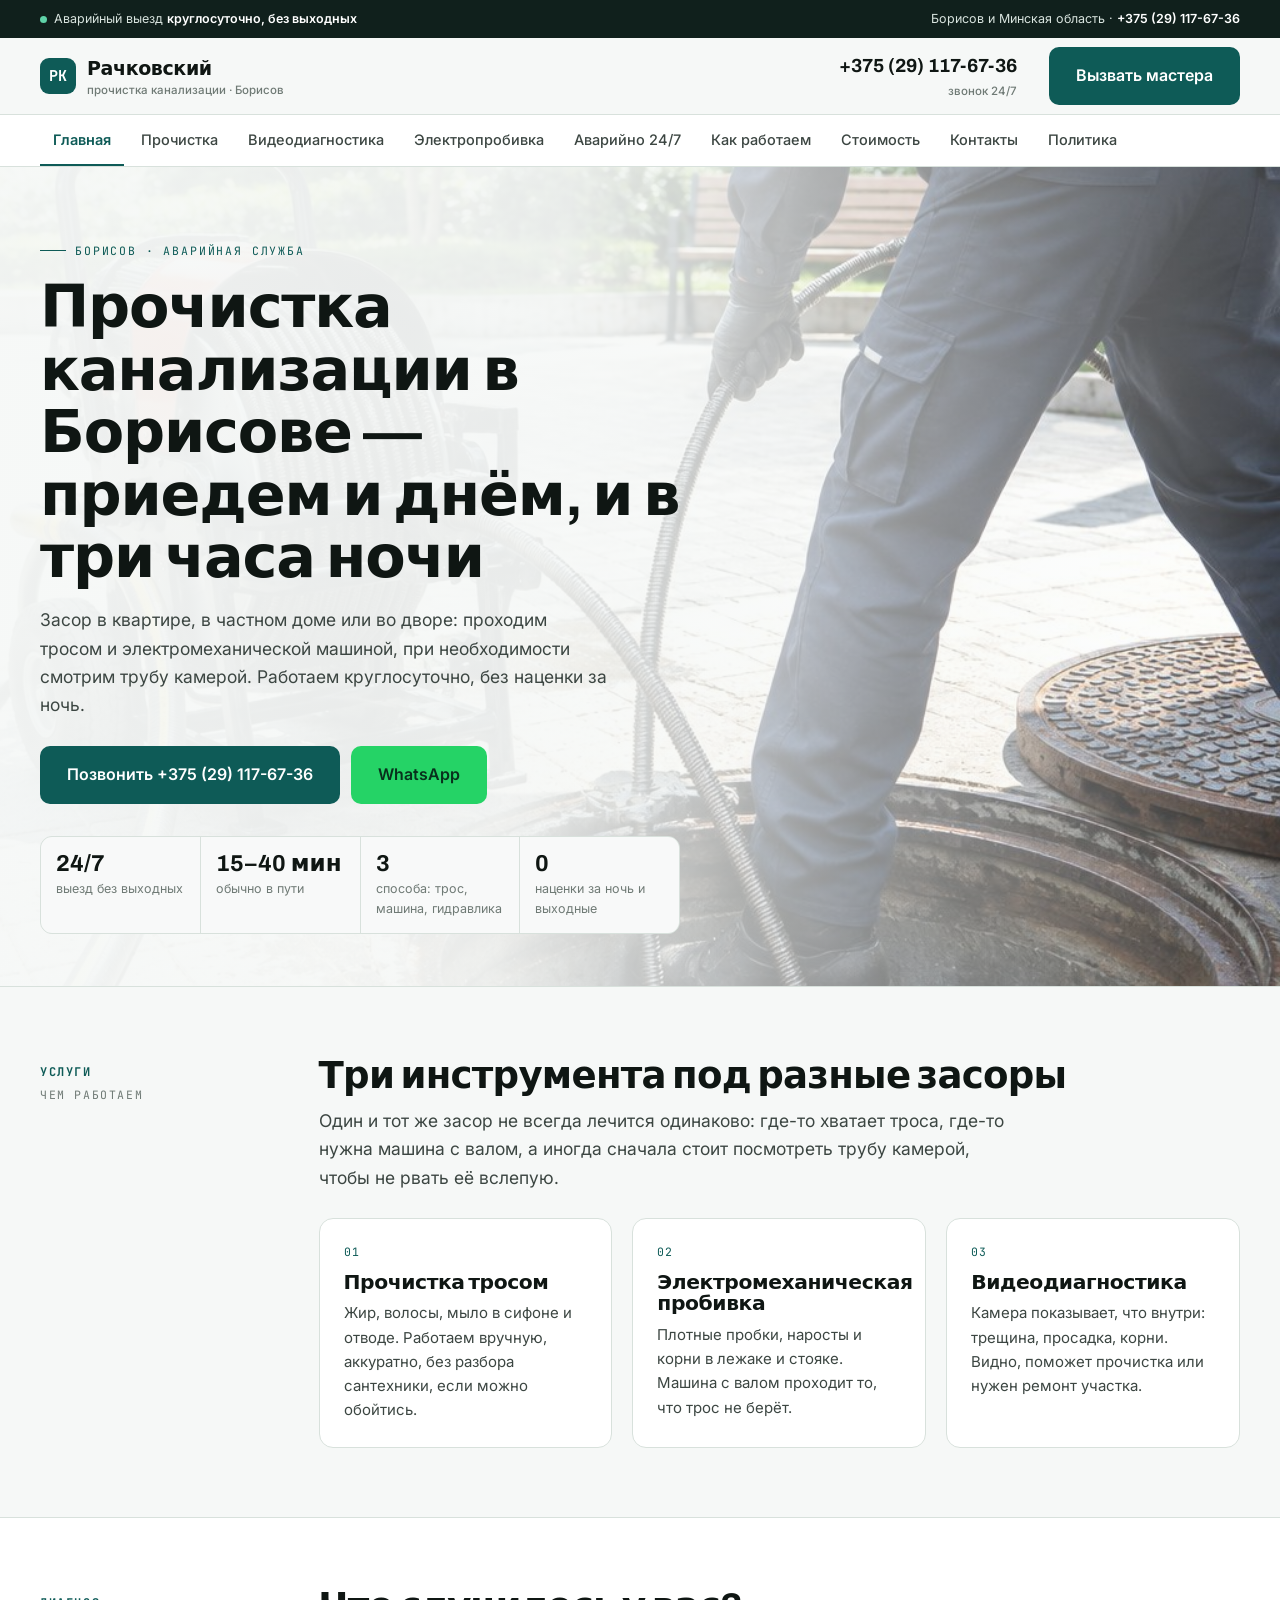
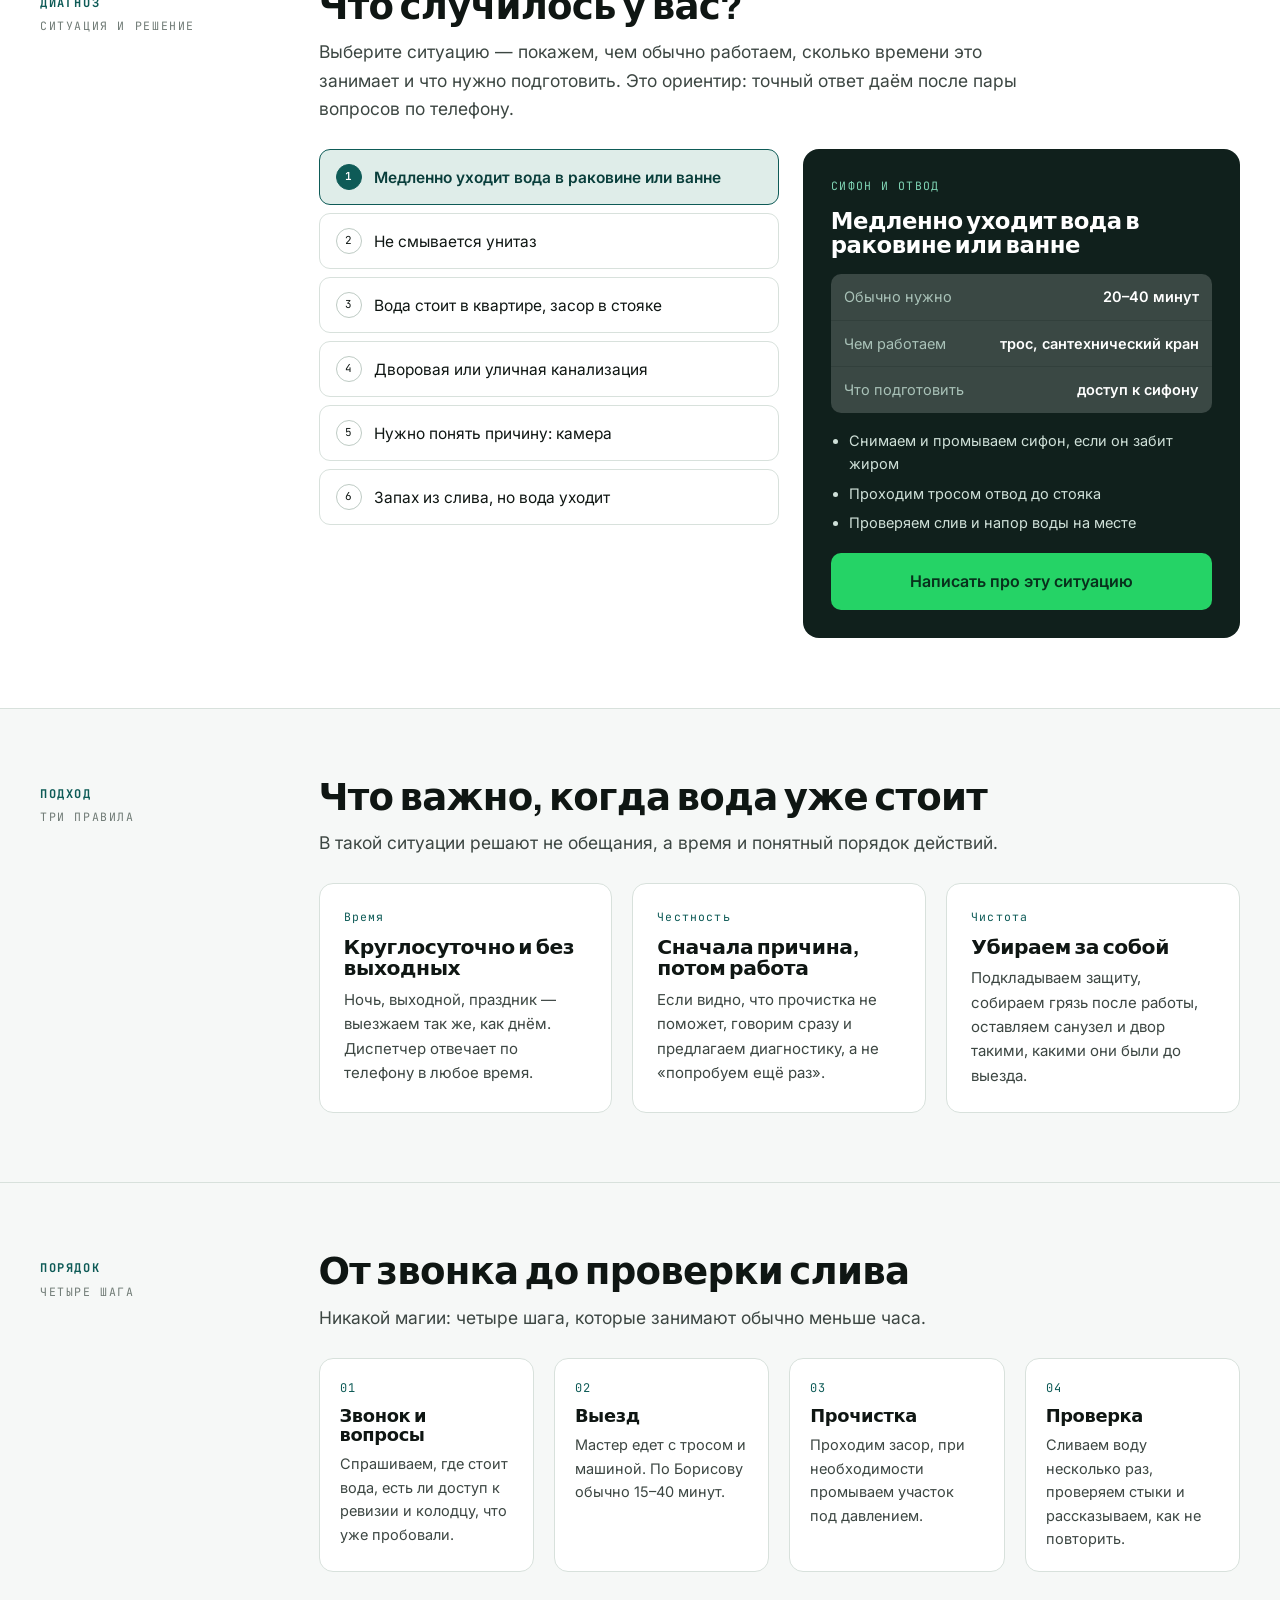
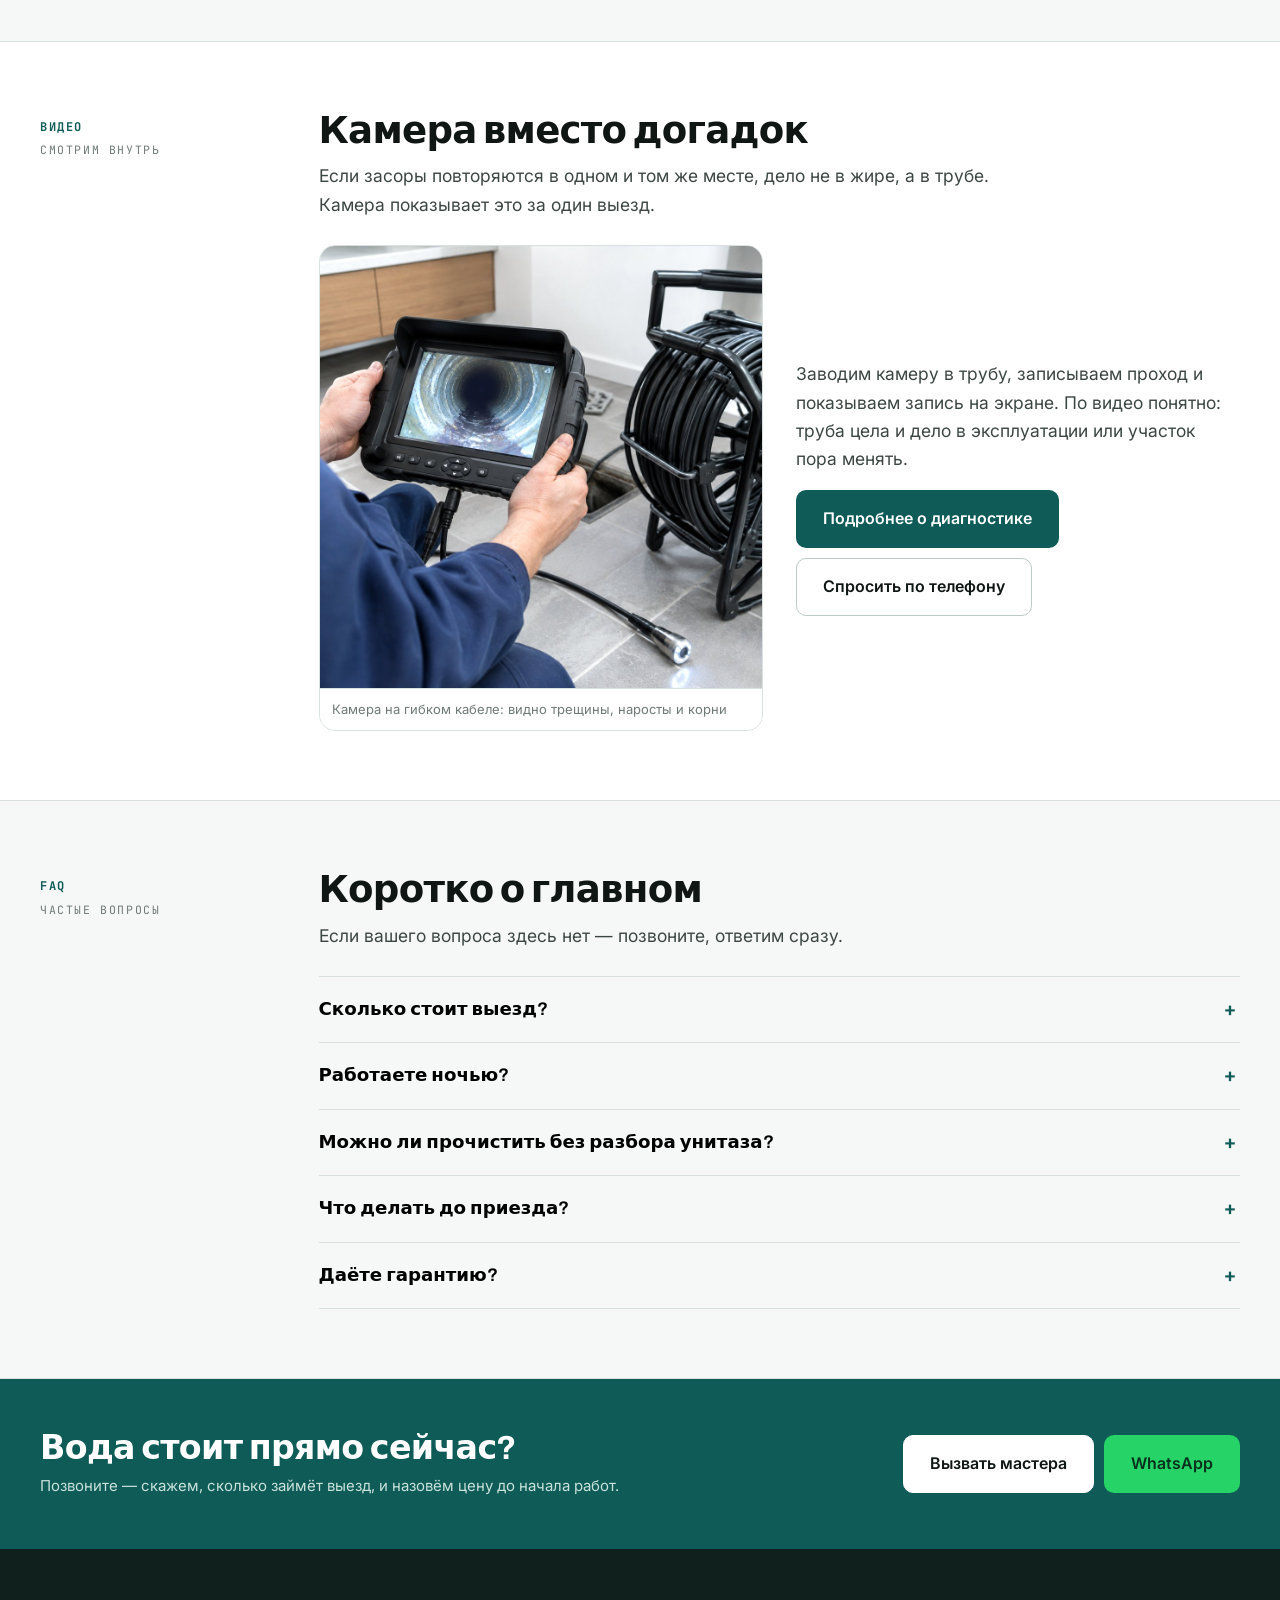
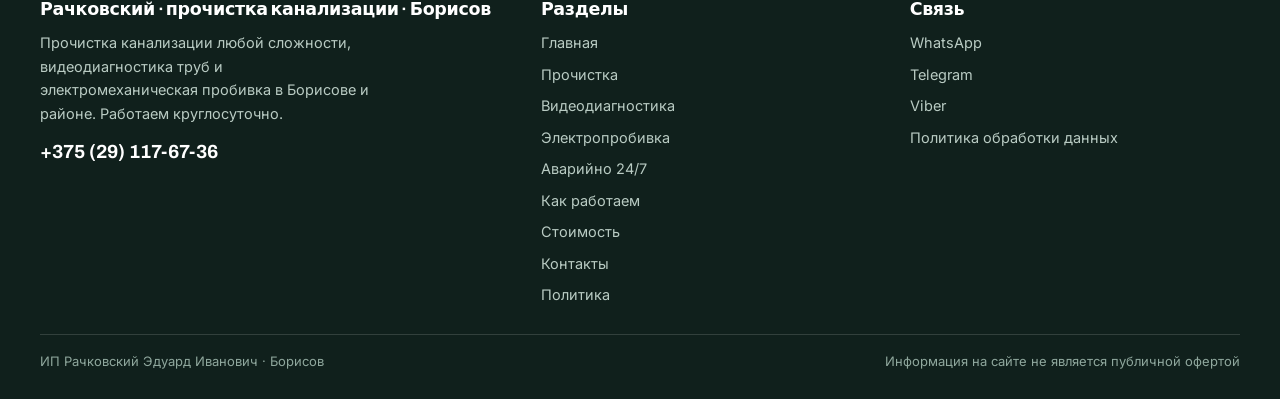
<file: index.html>
<!doctype html>
<html lang="ru">
<head>
<meta charset="utf-8">
<meta name="viewport" content="width=device-width,initial-scale=1">
<title>Прочистка канализации в Борисове круглосуточно — ИП Рачковский</title>
<meta name="description" content="Прочистка канализации любой сложности в Борисове: видеодиагностика труб, электромеханическая пробивка, аварийный выезд круглосуточно. Звоните: +375 (29) 117-67-36.">
<meta property="og:title" content="Прочистка канализации в Борисове круглосуточно — ИП Рачковский">
<meta property="og:description" content="Прочистка канализации любой сложности в Борисове: видеодиагностика труб, электромеханическая пробивка, аварийный выезд круглосуточно. Звоните: +375 (29) 117-67-36.">
<meta property="og:type" content="website">
<meta name="theme-color" content="#0E5B57">
<link rel="icon" href="data:image/svg+xml,%3Csvg xmlns='http://www.w3.org/2000/svg' viewBox='0 0 32 32'%3E%3Crect width='32' height='32' rx='7' fill='%230E5B57'/%3E%3Ccircle cx='16' cy='16' r='7' fill='none' stroke='%23fff' stroke-width='2.4'/%3E%3Ccircle cx='16' cy='16' r='2.4' fill='%23fff'/%3E%3C/svg%3E">
<style>
:root{--paper:#F6F8F7;--ink:#0F1613;--ink2:#3C4642;--muted:#6F7A75;--line:#D8E1DC;--teal:#0E5B57;--deep:#10201C}
*{box-sizing:border-box}html{font-size:17.5px;overflow-x:clip}
body{margin:0;background:var(--paper);color:var(--ink);font-family:Inter,system-ui,sans-serif;line-height:1.62;overflow-x:clip}
img{display:block;max-width:100%;height:auto}h1,h2,h3{font-family:Archivo,system-ui,sans-serif;font-weight:700;line-height:1.06;margin:0}
.wrap{width:min(1200px,100% - 40px);margin-inline:auto}
.hero{position:relative;isolation:isolate;overflow:hidden;background:#E3EAE7}
.hero__bg{position:absolute;inset:0;z-index:-2}.hero__bg img{width:100%;height:100%;object-fit:cover}
.hero::after{content:'';position:absolute;inset:0;z-index:-1;background:linear-gradient(96deg,rgba(246,248,247,.97) 0%,rgba(246,248,247,.94) 42%,rgba(246,248,247,.62) 66%,rgba(246,248,247,.14) 100%)}
.hero__in{padding:clamp(38px,5vw,74px) 0 clamp(30px,4vw,54px);max-width:640px}
h1{font-size:clamp(2.1rem,4.6vw,3.5rem)}
</style>
<link rel="stylesheet" href="assets/css/site.v1.css">
<link rel="preconnect" href="https://fonts.googleapis.com"><link rel="preconnect" href="https://fonts.gstatic.com" crossorigin><link href="https://fonts.googleapis.com/css2?family=Archivo:wght@500;600;700;800&family=Inter:wght@400;500;600&family=JetBrains+Mono:wght@400;500&display=swap" rel="stylesheet">
</head>
<body>
<div class="topline"><div class="wrap">
  <div><span class="dot"></span>Аварийный выезд <b>круглосуточно, без выходных</b></div>
  <div>Борисов и Минская область · <b>+375 (29) 117-67-36</b></div>
</div></div>
<header class="hdr"><div class="wrap">
  <a class="logo" href="index.html"><i>РК</i><span>Рачковский<small>прочистка канализации · Борисов</small></span></a>
  <a class="hdr__tel" href="tel:+375291176736">+375 (29) 117-67-36<span>звонок 24/7</span></a>
  <a class="btn btn--p" href="avariyno.html" style="margin-left:14px">Вызвать мастера</a>
  <button class="burger" id="burger" aria-label="Меню" aria-expanded="false" aria-controls="drawer"><i></i><i></i><i></i></button>
</div></header>
<nav class="strip" aria-label="Разделы сайта"><div class="wrap"><a href="index.html" class="is-on" aria-current="page">Главная</a><a href="uslugi.html">Прочистка</a><a href="diagnostika.html">Видеодиагностика</a><a href="probivka.html">Электропробивка</a><a href="avariyno.html">Аварийно 24/7</a><a href="process.html">Как работаем</a><a href="ceny.html">Стоимость</a><a href="kontakty.html">Контакты</a><a href="politika.html">Политика</a></div></nav>
<div class="drawer" id="drawer" role="dialog" aria-modal="true" aria-label="Меню сайта">
  <div class="drawer__top"><span class="logo"><i>РК</i><span>Рачковский<small>прочистка канализации · Борисов</small></span></span>
    <button class="drawer__close" id="drawerClose" aria-label="Закрыть меню">×</button></div>
  <nav><a href="index.html">Главная</a><a href="uslugi.html">Прочистка</a><a href="diagnostika.html">Видеодиагностика</a><a href="probivka.html">Электропробивка</a><a href="avariyno.html">Аварийно 24/7</a><a href="process.html">Как работаем</a><a href="ceny.html">Стоимость</a><a href="kontakty.html">Контакты</a><a href="politika.html">Политика</a></nav>
  <div class="drawer__foot">
    <a class="btn btn--p" href="tel:+375291176736">Позвонить +375 (29) 117-67-36</a>
    <a class="btn btn--w" href="https://wa.me/375291176736" target="_blank" rel="noopener">Написать в WhatsApp</a>
  </div>
</div>
<main><section class="hero">
<div class="hero__bg"><img src="assets/img/hero.jpg" alt="Мастер прочищает канализацию тросом у колодца в Борисове" width="1600" height="1000" fetchpriority="high"></div>
<div class="wrap"><div class="hero__in">
  <div class="kick">Борисов · аварийная служба</div>
  <h1>Прочистка канализации в Борисове — приедем и днём, и в три часа ночи</h1>
  <p class="hero__lead">Засор в квартире, в частном доме или во дворе: проходим тросом и электромеханической машиной, при необходимости смотрим трубу камерой. Работаем круглосуточно, без наценки за ночь.</p>
  <div class="hero__acts">
    <a class="btn btn--p" href="tel:+375291176736">Позвонить +375 (29) 117-67-36</a>
    <a class="btn btn--w" href="https://wa.me/375291176736" target="_blank" rel="noopener">WhatsApp</a>
  </div>
  <div class="hero__figs"><div><b>24/7</b><span>выезд без выходных</span></div><div><b>15–40 мин</b><span>обычно в пути</span></div><div><b>3</b><span>способа: трос, машина, гидравлика</span></div><div><b>0</b><span>наценки за ночь и выходные</span></div></div>
</div></div></section><section class="band "><div class="wrap"><div class="band__grid">
<div class="band__side"><b>Услуги</b>Чем работаем</div>
<div><h2>Три инструмента под разные засоры</h2><p class="band__lead">Один и тот же засор не всегда лечится одинаково: где-то хватает троса, где-то нужна машина с валом, а иногда сначала стоит посмотреть трубу камерой, чтобы не рвать её вслепую.</p><div class="grid3"><div class="card"><div class="card__n">01</div><h3>Прочистка тросом</h3><p>Жир, волосы, мыло в сифоне и отводе. Работаем вручную, аккуратно, без разбора сантехники, если можно обойтись.</p></div><div class="card"><div class="card__n">02</div><h3>Электромеханическая пробивка</h3><p>Плотные пробки, наросты и корни в лежаке и стояке. Машина с валом проходит то, что трос не берёт.</p></div><div class="card"><div class="card__n">03</div><h3>Видеодиагностика</h3><p>Камера показывает, что внутри: трещина, просадка, корни. Видно, поможет прочистка или нужен ремонт участка.</p></div></div></div>
</div></div></section><section class="band band--alt"><div class="wrap"><div class="band__grid">
<div class="band__side"><b>Диагноз</b>Ситуация и решение</div>
<div><h2>Что случилось у вас?</h2><p class="band__lead">Выберите ситуацию — покажем, чем обычно работаем, сколько времени это занимает и что нужно подготовить. Это ориентир: точный ответ даём после пары вопросов по телефону.</p><div class="sel"><div class="sel__list" data-sel><button data-k="sink" class="is-on"><i>1</i>Медленно уходит вода в раковине или ванне</button><button data-k="wc"><i>2</i>Не смывается унитаз</button><button data-k="stoyak"><i>3</i>Вода стоит в квартире, засор в стояке</button><button data-k="dvor"><i>4</i>Дворовая или уличная канализация</button><button data-k="video"><i>5</i>Нужно понять причину: камера</button><button data-k="smell"><i>6</i>Запах из слива, но вода уходит</button></div><div class="sel__out" data-sel-out></div></div></div>
</div></div></section><section class="band "><div class="wrap"><div class="band__grid">
<div class="band__side"><b>Подход</b>Три правила</div>
<div><h2>Что важно, когда вода уже стоит</h2><p class="band__lead">В такой ситуации решают не обещания, а время и понятный порядок действий.</p><div class="grid3"><div class="card"><div class="card__n">Время</div><h3>Круглосуточно и без выходных</h3><p>Ночь, выходной, праздник — выезжаем так же, как днём. Диспетчер отвечает по телефону в любое время.</p></div><div class="card"><div class="card__n">Честность</div><h3>Сначала причина, потом работа</h3><p>Если видно, что прочистка не поможет, говорим сразу и предлагаем диагностику, а не «попробуем ещё раз».</p></div><div class="card"><div class="card__n">Чистота</div><h3>Убираем за собой</h3><p>Подкладываем защиту, собираем грязь после работы, оставляем санузел и двор такими, какими они были до выезда.</p></div></div></div>
</div></div></section><section class="band "><div class="wrap"><div class="band__grid">
<div class="band__side"><b>Порядок</b>Четыре шага</div>
<div><h2>От звонка до проверки слива</h2><p class="band__lead">Никакой магии: четыре шага, которые занимают обычно меньше часа.</p><div class="steps"><div class="step"><div class="step__n">01</div><h3>Звонок и вопросы</h3><p>Спрашиваем, где стоит вода, есть ли доступ к ревизии и колодцу, что уже пробовали.</p></div><div class="step"><div class="step__n">02</div><h3>Выезд</h3><p>Мастер едет с тросом и машиной. По Борисову обычно 15–40 минут.</p></div><div class="step"><div class="step__n">03</div><h3>Прочистка</h3><p>Проходим засор, при необходимости промываем участок под давлением.</p></div><div class="step"><div class="step__n">04</div><h3>Проверка</h3><p>Сливаем воду несколько раз, проверяем стыки и рассказываем, как не повторить.</p></div></div></div>
</div></div></section><section class="band band--alt"><div class="wrap"><div class="band__grid">
<div class="band__side"><b>Видео</b>Смотрим внутрь</div>
<div><h2>Камера вместо догадок</h2><p class="band__lead">Если засоры повторяются в одном и том же месте, дело не в жире, а в трубе. Камера показывает это за один выезд.</p><div class="split"><figure><img src="assets/img/video.jpg" alt="Экран видеодиагностики показывает состояние трубы изнутри" width="1100" height="1100" loading="lazy">
<figcaption>Камера на гибком кабеле: видно трещины, наросты и корни</figcaption></figure><div><p style="color:var(--ink2)">Заводим камеру в трубу, записываем проход и показываем запись на экране. По видео понятно: труба цела и дело в эксплуатации или участок пора менять.</p><div style="margin-top:16px;display:flex;gap:10px;flex-wrap:wrap"><a class="btn btn--p" href="diagnostika.html">Подробнее о диагностике</a><a class="btn btn--s" href="tel:+375291176736">Спросить по телефону</a></div></div></div></div>
</div></div></section><section class="band "><div class="wrap"><div class="band__grid">
<div class="band__side"><b>FAQ</b>Частые вопросы</div>
<div><h2>Коротко о главном</h2><p class="band__lead">Если вашего вопроса здесь нет — позвоните, ответим сразу.</p><div class="faq"><div class="faq__i"><button class="faq__q" aria-expanded="false">Сколько стоит выезд?</button><div class="faq__a"><p>Стоимость зависит от того, где засор и какой инструмент нужен: сифон, лежак, стояк или дворовая сеть. Цену называем по телефону до выезда, а на месте подтверждаем до начала работ.</p></div></div><div class="faq__i"><button class="faq__q" aria-expanded="false">Работаете ночью?</button><div class="faq__a"><p>Да, круглосуточно. Ночь и выходные не делают работу дороже.</p></div></div><div class="faq__i"><button class="faq__q" aria-expanded="false">Можно ли прочистить без разбора унитаза?</button><div class="faq__a"><p>В большинстве случаев да: трос проходит через чашу. Снимаем только если иначе не достать до засора.</p></div></div><div class="faq__i"><button class="faq__q" aria-expanded="false">Что делать до приезда?</button><div class="faq__a"><p>Не лейте в слив кипяток и не сыпьте химию в стояк: станет только хуже и опаснее для труб. Просто уберите воду с пола, если она уже выступила.</p></div></div><div class="faq__i"><button class="faq__q" aria-expanded="false">Даёте гарантию?</button><div class="faq__a"><p>Если засор вернулся в тот же день по нашей работе, приезжаем повторно без оплаты.</p></div></div></div></div>
</div></div></section><section class="cta"><div class="wrap"><div><h2>Вода стоит прямо сейчас?</h2><p>Позвоните — скажем, сколько займёт выезд, и назовём цену до начала работ.</p></div>
<div style="display:flex;gap:10px;flex-wrap:wrap">
<a class="btn btn--s" href="avariyno.html">Вызвать мастера</a>
<a class="btn btn--w" href="https://wa.me/375291176736" target="_blank" rel="noopener">WhatsApp</a></div></div></section></main>
<footer class="ft"><div class="wrap">
  <div class="ft__grid">
    <div>
      <h4>Рачковский · прочистка канализации · Борисов</h4>
      <p style="max-width:38ch">Прочистка канализации любой сложности, видеодиагностика труб и электромеханическая пробивка в Борисове и районе. Работаем круглосуточно.</p>
      <p style="margin-top:12px"><a href="tel:+375291176736" style="font-family:Archivo,sans-serif;font-weight:700;font-size:19px;color:#fff">+375 (29) 117-67-36</a></p>
    </div>
    <div><h4>Разделы</h4><ul><li><a href="index.html">Главная</a></li><li><a href="uslugi.html">Прочистка</a></li><li><a href="diagnostika.html">Видеодиагностика</a></li><li><a href="probivka.html">Электропробивка</a></li><li><a href="avariyno.html">Аварийно 24/7</a></li><li><a href="process.html">Как работаем</a></li><li><a href="ceny.html">Стоимость</a></li><li><a href="kontakty.html">Контакты</a></li><li><a href="politika.html">Политика</a></li></ul></div>
    <div><h4>Связь</h4><ul>
      <li><a href="https://wa.me/375291176736" target="_blank" rel="noopener">WhatsApp</a></li>
      <li><a href="https://t.me/+375291176736" target="_blank" rel="noopener">Telegram</a></li>
      <li><a href="viber://chat?number=%2B375291176736">Viber</a></li>
      <li><a href="politika.html">Политика обработки данных</a></li>
    </ul></div>
  </div>
  <div class="ft__bot"><span>ИП Рачковский Эдуард Иванович · Борисов</span><span>Информация на сайте не является публичной офертой</span></div>
</div></footer>
<div class="mbar">
  <a href="tel:+375291176736"><b>Позвонить</b></a>
  <a href="https://wa.me/375291176736" target="_blank" rel="noopener"><b>WhatsApp</b></a>
  <a href="viber://chat?number=%2B375291176736"><b>Viber</b></a>
  <a href="https://t.me/+375291176736" target="_blank" rel="noopener"><b>Telegram</b></a>
</div>
<script src="assets/js/main.v1.js" defer></script>
</body></html>
</file>
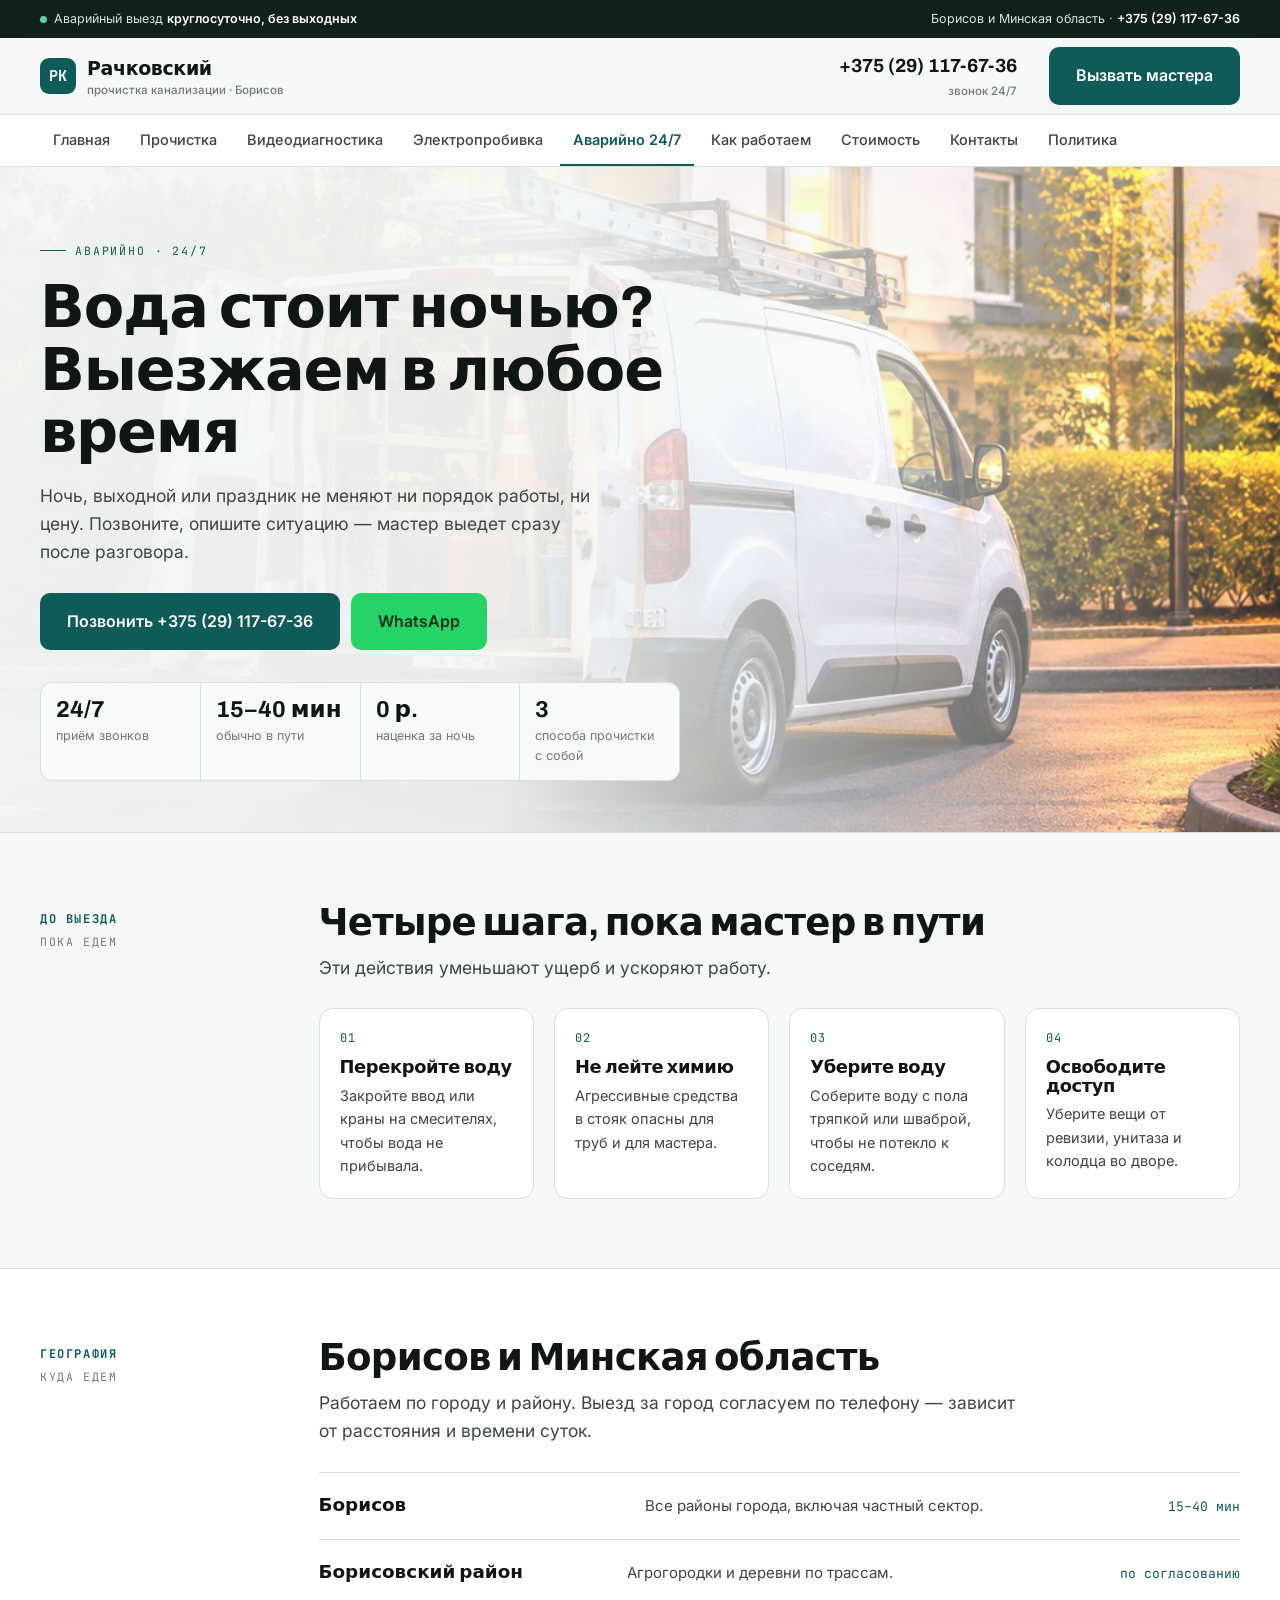
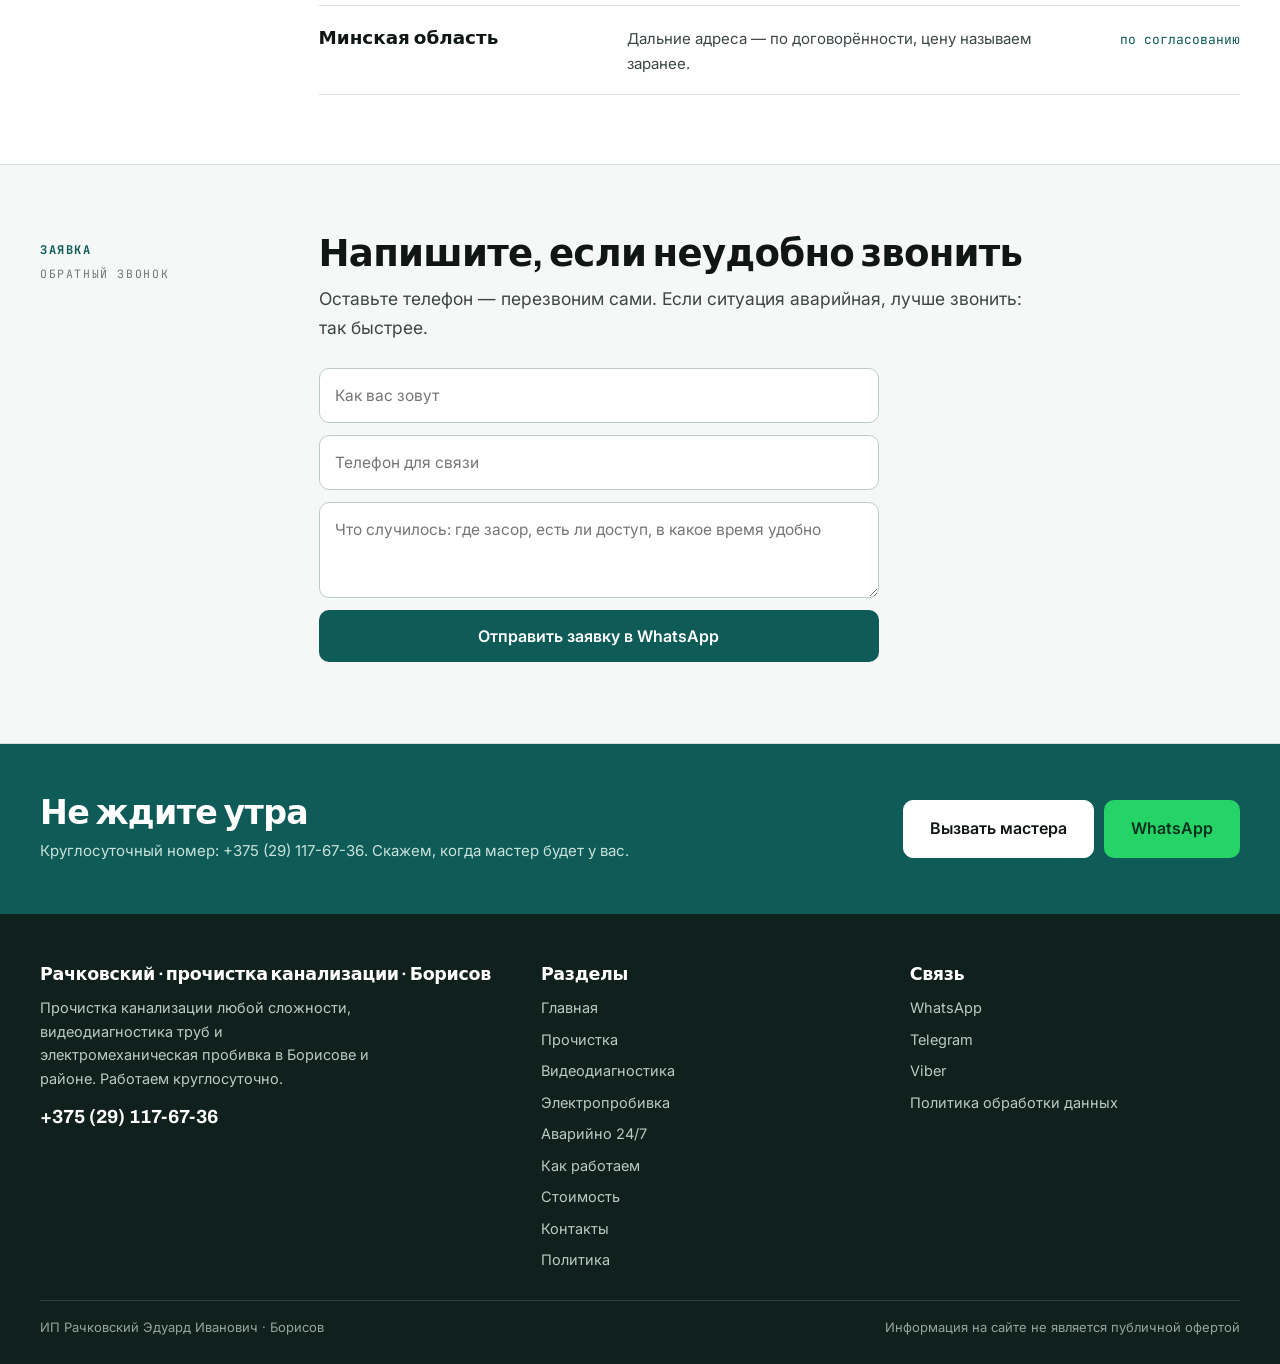
<file: avariyno.html>
<!doctype html>
<html lang="ru">
<head>
<meta charset="utf-8">
<meta name="viewport" content="width=device-width,initial-scale=1">
<title>Аварийный выезд 24/7 — прочистка канализации в Борисове ночью</title>
<meta name="description" content="Аварийная прочистка канализации в Борисове круглосуточно: ночью, в выходные и праздники без наценки. Позвоните: +375 (29) 117-67-36.">
<meta property="og:title" content="Аварийный выезд 24/7 — прочистка канализации в Борисове ночью">
<meta property="og:description" content="Аварийная прочистка канализации в Борисове круглосуточно: ночью, в выходные и праздники без наценки. Позвоните: +375 (29) 117-67-36.">
<meta property="og:type" content="website">
<meta name="theme-color" content="#0E5B57">
<link rel="icon" href="data:image/svg+xml,%3Csvg xmlns='http://www.w3.org/2000/svg' viewBox='0 0 32 32'%3E%3Crect width='32' height='32' rx='7' fill='%230E5B57'/%3E%3Ccircle cx='16' cy='16' r='7' fill='none' stroke='%23fff' stroke-width='2.4'/%3E%3Ccircle cx='16' cy='16' r='2.4' fill='%23fff'/%3E%3C/svg%3E">
<style>
:root{--paper:#F6F8F7;--ink:#0F1613;--ink2:#3C4642;--muted:#6F7A75;--line:#D8E1DC;--teal:#0E5B57;--deep:#10201C}
*{box-sizing:border-box}html{font-size:17.5px;overflow-x:clip}
body{margin:0;background:var(--paper);color:var(--ink);font-family:Inter,system-ui,sans-serif;line-height:1.62;overflow-x:clip}
img{display:block;max-width:100%;height:auto}h1,h2,h3{font-family:Archivo,system-ui,sans-serif;font-weight:700;line-height:1.06;margin:0}
.wrap{width:min(1200px,100% - 40px);margin-inline:auto}
.hero{position:relative;isolation:isolate;overflow:hidden;background:#E3EAE7}
.hero__bg{position:absolute;inset:0;z-index:-2}.hero__bg img{width:100%;height:100%;object-fit:cover}
.hero::after{content:'';position:absolute;inset:0;z-index:-1;background:linear-gradient(96deg,rgba(246,248,247,.97) 0%,rgba(246,248,247,.94) 42%,rgba(246,248,247,.62) 66%,rgba(246,248,247,.14) 100%)}
.hero__in{padding:clamp(38px,5vw,74px) 0 clamp(30px,4vw,54px);max-width:640px}
h1{font-size:clamp(2.1rem,4.6vw,3.5rem)}
</style>
<link rel="stylesheet" href="assets/css/site.v1.css">
<link rel="preconnect" href="https://fonts.googleapis.com"><link rel="preconnect" href="https://fonts.gstatic.com" crossorigin><link href="https://fonts.googleapis.com/css2?family=Archivo:wght@500;600;700;800&family=Inter:wght@400;500;600&family=JetBrains+Mono:wght@400;500&display=swap" rel="stylesheet">
</head>
<body>
<div class="topline"><div class="wrap">
  <div><span class="dot"></span>Аварийный выезд <b>круглосуточно, без выходных</b></div>
  <div>Борисов и Минская область · <b>+375 (29) 117-67-36</b></div>
</div></div>
<header class="hdr"><div class="wrap">
  <a class="logo" href="index.html"><i>РК</i><span>Рачковский<small>прочистка канализации · Борисов</small></span></a>
  <a class="hdr__tel" href="tel:+375291176736">+375 (29) 117-67-36<span>звонок 24/7</span></a>
  <a class="btn btn--p" href="avariyno.html" style="margin-left:14px">Вызвать мастера</a>
  <button class="burger" id="burger" aria-label="Меню" aria-expanded="false" aria-controls="drawer"><i></i><i></i><i></i></button>
</div></header>
<nav class="strip" aria-label="Разделы сайта"><div class="wrap"><a href="index.html">Главная</a><a href="uslugi.html">Прочистка</a><a href="diagnostika.html">Видеодиагностика</a><a href="probivka.html">Электропробивка</a><a href="avariyno.html" class="is-on" aria-current="page">Аварийно 24/7</a><a href="process.html">Как работаем</a><a href="ceny.html">Стоимость</a><a href="kontakty.html">Контакты</a><a href="politika.html">Политика</a></div></nav>
<div class="drawer" id="drawer" role="dialog" aria-modal="true" aria-label="Меню сайта">
  <div class="drawer__top"><span class="logo"><i>РК</i><span>Рачковский<small>прочистка канализации · Борисов</small></span></span>
    <button class="drawer__close" id="drawerClose" aria-label="Закрыть меню">×</button></div>
  <nav><a href="index.html">Главная</a><a href="uslugi.html">Прочистка</a><a href="diagnostika.html">Видеодиагностика</a><a href="probivka.html">Электропробивка</a><a href="avariyno.html">Аварийно 24/7</a><a href="process.html">Как работаем</a><a href="ceny.html">Стоимость</a><a href="kontakty.html">Контакты</a><a href="politika.html">Политика</a></nav>
  <div class="drawer__foot">
    <a class="btn btn--p" href="tel:+375291176736">Позвонить +375 (29) 117-67-36</a>
    <a class="btn btn--w" href="https://wa.me/375291176736" target="_blank" rel="noopener">Написать в WhatsApp</a>
  </div>
</div>
<main><section class="hero">
<div class="hero__bg"><img src="assets/img/van.jpg" alt="Аварийная машина службы прочистки канализации во дворе дома вечером" width="1600" height="1000" fetchpriority="high"></div>
<div class="wrap"><div class="hero__in">
  <div class="kick">Аварийно · 24/7</div>
  <h1>Вода стоит ночью? Выезжаем в любое время</h1>
  <p class="hero__lead">Ночь, выходной или праздник не меняют ни порядок работы, ни цену. Позвоните, опишите ситуацию — мастер выедет сразу после разговора.</p>
  <div class="hero__acts">
    <a class="btn btn--p" href="tel:+375291176736">Позвонить +375 (29) 117-67-36</a>
    <a class="btn btn--w" href="https://wa.me/375291176736" target="_blank" rel="noopener">WhatsApp</a>
  </div>
  <div class="hero__figs"><div><b>24/7</b><span>приём звонков</span></div><div><b>15–40 мин</b><span>обычно в пути</span></div><div><b>0 р.</b><span>наценка за ночь</span></div><div><b>3</b><span>способа прочистки с собой</span></div></div>
</div></div></section><section class="band "><div class="wrap"><div class="band__grid">
<div class="band__side"><b>До выезда</b>Пока едем</div>
<div><h2>Четыре шага, пока мастер в пути</h2><p class="band__lead">Эти действия уменьшают ущерб и ускоряют работу.</p><div class="steps"><div class="step"><div class="step__n">01</div><h3>Перекройте воду</h3><p>Закройте ввод или краны на смесителях, чтобы вода не прибывала.</p></div><div class="step"><div class="step__n">02</div><h3>Не лейте химию</h3><p>Агрессивные средства в стояк опасны для труб и для мастера.</p></div><div class="step"><div class="step__n">03</div><h3>Уберите воду</h3><p>Соберите воду с пола тряпкой или шваброй, чтобы не потекло к соседям.</p></div><div class="step"><div class="step__n">04</div><h3>Освободите доступ</h3><p>Уберите вещи от ревизии, унитаза и колодца во дворе.</p></div></div></div>
</div></div></section><section class="band band--alt"><div class="wrap"><div class="band__grid">
<div class="band__side"><b>География</b>Куда едем</div>
<div><h2>Борисов и Минская область</h2><p class="band__lead">Работаем по городу и району. Выезд за город согласуем по телефону — зависит от расстояния и времени суток.</p><div class="rows"><div class="row"><b>Борисов</b><p>Все районы города, включая частный сектор.</p><em>15–40 мин</em></div><div class="row"><b>Борисовский район</b><p>Агрогородки и деревни по трассам.</p><em>по согласованию</em></div><div class="row"><b>Минская область</b><p>Дальние адреса — по договорённости, цену называем заранее.</p><em>по согласованию</em></div></div></div>
</div></div></section><section class="band "><div class="wrap"><div class="band__grid">
<div class="band__side"><b>Заявка</b>Обратный звонок</div>
<div><h2>Напишите, если неудобно звонить</h2><p class="band__lead">Оставьте телефон — перезвоним сами. Если ситуация аварийная, лучше звонить: так быстрее.</p><form class="form" novalidate>
  <input name="name" placeholder="Как вас зовут" autocomplete="name" required>
  <input name="phone" type="tel" placeholder="Телефон для связи" autocomplete="tel" required>
  <textarea name="msg" placeholder="Что случилось: где засор, есть ли доступ, в какое время удобно"></textarea>
  <button class="btn btn--p" type="submit">Отправить заявку в WhatsApp</button>
  <div class="msg" id="formMsg" role="status"></div>
</form></div>
</div></div></section><section class="cta"><div class="wrap"><div><h2>Не ждите утра</h2><p>Круглосуточный номер: +375 (29) 117-67-36. Скажем, когда мастер будет у вас.</p></div>
<div style="display:flex;gap:10px;flex-wrap:wrap">
<a class="btn btn--s" href="avariyno.html">Вызвать мастера</a>
<a class="btn btn--w" href="https://wa.me/375291176736" target="_blank" rel="noopener">WhatsApp</a></div></div></section></main>
<footer class="ft"><div class="wrap">
  <div class="ft__grid">
    <div>
      <h4>Рачковский · прочистка канализации · Борисов</h4>
      <p style="max-width:38ch">Прочистка канализации любой сложности, видеодиагностика труб и электромеханическая пробивка в Борисове и районе. Работаем круглосуточно.</p>
      <p style="margin-top:12px"><a href="tel:+375291176736" style="font-family:Archivo,sans-serif;font-weight:700;font-size:19px;color:#fff">+375 (29) 117-67-36</a></p>
    </div>
    <div><h4>Разделы</h4><ul><li><a href="index.html">Главная</a></li><li><a href="uslugi.html">Прочистка</a></li><li><a href="diagnostika.html">Видеодиагностика</a></li><li><a href="probivka.html">Электропробивка</a></li><li><a href="avariyno.html">Аварийно 24/7</a></li><li><a href="process.html">Как работаем</a></li><li><a href="ceny.html">Стоимость</a></li><li><a href="kontakty.html">Контакты</a></li><li><a href="politika.html">Политика</a></li></ul></div>
    <div><h4>Связь</h4><ul>
      <li><a href="https://wa.me/375291176736" target="_blank" rel="noopener">WhatsApp</a></li>
      <li><a href="https://t.me/+375291176736" target="_blank" rel="noopener">Telegram</a></li>
      <li><a href="viber://chat?number=%2B375291176736">Viber</a></li>
      <li><a href="politika.html">Политика обработки данных</a></li>
    </ul></div>
  </div>
  <div class="ft__bot"><span>ИП Рачковский Эдуард Иванович · Борисов</span><span>Информация на сайте не является публичной офертой</span></div>
</div></footer>
<div class="mbar">
  <a href="tel:+375291176736"><b>Позвонить</b></a>
  <a href="https://wa.me/375291176736" target="_blank" rel="noopener"><b>WhatsApp</b></a>
  <a href="viber://chat?number=%2B375291176736"><b>Viber</b></a>
  <a href="https://t.me/+375291176736" target="_blank" rel="noopener"><b>Telegram</b></a>
</div>
<script src="assets/js/main.v1.js" defer></script>
</body></html>
</file>
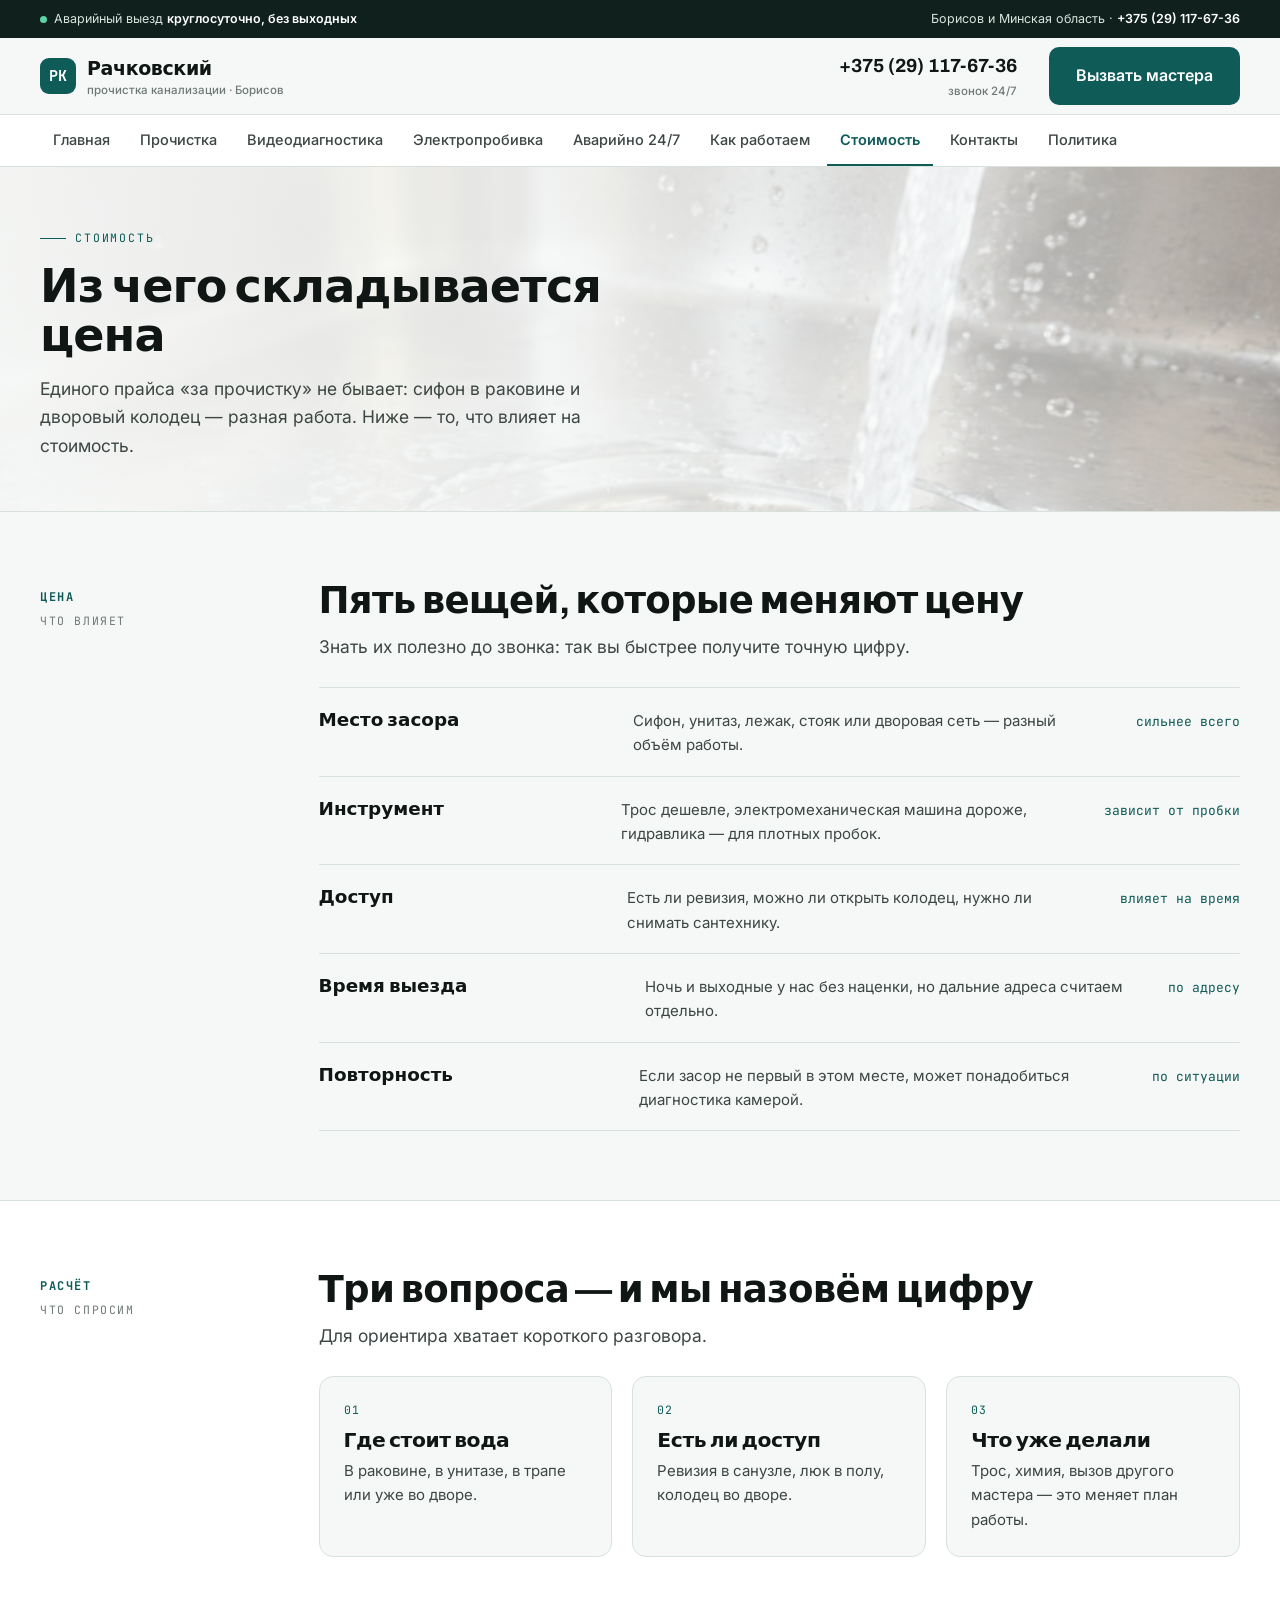
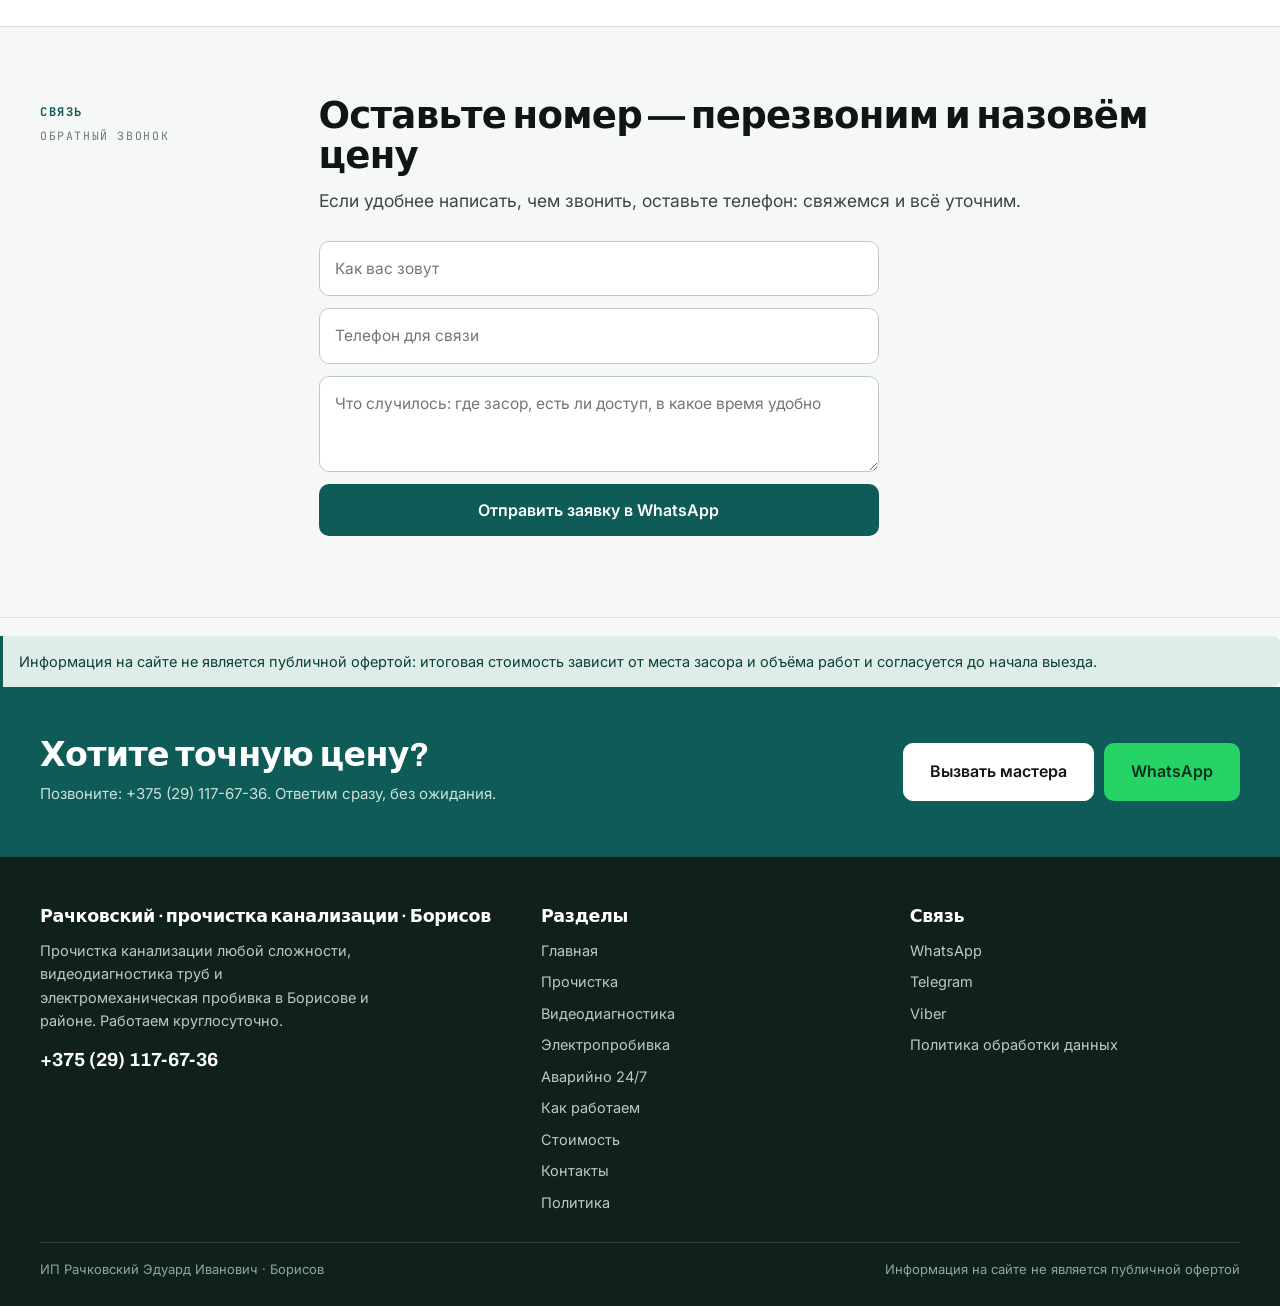
<file: ceny.html>
<!doctype html>
<html lang="ru">
<head>
<meta charset="utf-8">
<meta name="viewport" content="width=device-width,initial-scale=1">
<title>Стоимость прочистки канализации в Борисове — от чего зависит цена</title>
<meta name="description" content="Из чего складывается стоимость прочистки канализации: место засора, инструмент, доступ, время выезда. Цену называем до начала работ.">
<meta property="og:title" content="Стоимость прочистки канализации в Борисове — от чего зависит цена">
<meta property="og:description" content="Из чего складывается стоимость прочистки канализации: место засора, инструмент, доступ, время выезда. Цену называем до начала работ.">
<meta property="og:type" content="website">
<meta name="theme-color" content="#0E5B57">
<link rel="icon" href="data:image/svg+xml,%3Csvg xmlns='http://www.w3.org/2000/svg' viewBox='0 0 32 32'%3E%3Crect width='32' height='32' rx='7' fill='%230E5B57'/%3E%3Ccircle cx='16' cy='16' r='7' fill='none' stroke='%23fff' stroke-width='2.4'/%3E%3Ccircle cx='16' cy='16' r='2.4' fill='%23fff'/%3E%3C/svg%3E">
<style>
:root{--paper:#F6F8F7;--ink:#0F1613;--ink2:#3C4642;--muted:#6F7A75;--line:#D8E1DC;--teal:#0E5B57;--deep:#10201C}
*{box-sizing:border-box}html{font-size:17.5px;overflow-x:clip}
body{margin:0;background:var(--paper);color:var(--ink);font-family:Inter,system-ui,sans-serif;line-height:1.62;overflow-x:clip}
img{display:block;max-width:100%;height:auto}h1,h2,h3{font-family:Archivo,system-ui,sans-serif;font-weight:700;line-height:1.06;margin:0}
.wrap{width:min(1200px,100% - 40px);margin-inline:auto}
.hero{position:relative;isolation:isolate;overflow:hidden;background:#E3EAE7}
.hero__bg{position:absolute;inset:0;z-index:-2}.hero__bg img{width:100%;height:100%;object-fit:cover}
.hero::after{content:'';position:absolute;inset:0;z-index:-1;background:linear-gradient(96deg,rgba(246,248,247,.97) 0%,rgba(246,248,247,.94) 42%,rgba(246,248,247,.62) 66%,rgba(246,248,247,.14) 100%)}
.hero__in{padding:clamp(38px,5vw,74px) 0 clamp(30px,4vw,54px);max-width:640px}
h1{font-size:clamp(2.1rem,4.6vw,3.5rem)}
</style>
<link rel="stylesheet" href="assets/css/site.v1.css">
<link rel="preconnect" href="https://fonts.googleapis.com"><link rel="preconnect" href="https://fonts.gstatic.com" crossorigin><link href="https://fonts.googleapis.com/css2?family=Archivo:wght@500;600;700;800&family=Inter:wght@400;500;600&family=JetBrains+Mono:wght@400;500&display=swap" rel="stylesheet">
</head>
<body>
<div class="topline"><div class="wrap">
  <div><span class="dot"></span>Аварийный выезд <b>круглосуточно, без выходных</b></div>
  <div>Борисов и Минская область · <b>+375 (29) 117-67-36</b></div>
</div></div>
<header class="hdr"><div class="wrap">
  <a class="logo" href="index.html"><i>РК</i><span>Рачковский<small>прочистка канализации · Борисов</small></span></a>
  <a class="hdr__tel" href="tel:+375291176736">+375 (29) 117-67-36<span>звонок 24/7</span></a>
  <a class="btn btn--p" href="avariyno.html" style="margin-left:14px">Вызвать мастера</a>
  <button class="burger" id="burger" aria-label="Меню" aria-expanded="false" aria-controls="drawer"><i></i><i></i><i></i></button>
</div></header>
<nav class="strip" aria-label="Разделы сайта"><div class="wrap"><a href="index.html">Главная</a><a href="uslugi.html">Прочистка</a><a href="diagnostika.html">Видеодиагностика</a><a href="probivka.html">Электропробивка</a><a href="avariyno.html">Аварийно 24/7</a><a href="process.html">Как работаем</a><a href="ceny.html" class="is-on" aria-current="page">Стоимость</a><a href="kontakty.html">Контакты</a><a href="politika.html">Политика</a></div></nav>
<div class="drawer" id="drawer" role="dialog" aria-modal="true" aria-label="Меню сайта">
  <div class="drawer__top"><span class="logo"><i>РК</i><span>Рачковский<small>прочистка канализации · Борисов</small></span></span>
    <button class="drawer__close" id="drawerClose" aria-label="Закрыть меню">×</button></div>
  <nav><a href="index.html">Главная</a><a href="uslugi.html">Прочистка</a><a href="diagnostika.html">Видеодиагностика</a><a href="probivka.html">Электропробивка</a><a href="avariyno.html">Аварийно 24/7</a><a href="process.html">Как работаем</a><a href="ceny.html">Стоимость</a><a href="kontakty.html">Контакты</a><a href="politika.html">Политика</a></nav>
  <div class="drawer__foot">
    <a class="btn btn--p" href="tel:+375291176736">Позвонить +375 (29) 117-67-36</a>
    <a class="btn btn--w" href="https://wa.me/375291176736" target="_blank" rel="noopener">Написать в WhatsApp</a>
  </div>
</div>
<main><section class="phero">
<div class="hero__bg"><img src="assets/img/sink.jpg" alt="Слив раковины крупным планом" width="1600" height="1000"></div>
<div class="wrap"><div class="phero__in">
  <div class="kick">Стоимость</div>
  <h1 style="font-size:clamp(1.9rem,3.6vw,2.9rem)">Из чего складывается цена</h1>
  <p>Единого прайса «за прочистку» не бывает: сифон в раковине и дворовый колодец — разная работа. Ниже — то, что влияет на стоимость.</p>
</div></div></section><section class="band "><div class="wrap"><div class="band__grid">
<div class="band__side"><b>Цена</b>Что влияет</div>
<div><h2>Пять вещей, которые меняют цену</h2><p class="band__lead">Знать их полезно до звонка: так вы быстрее получите точную цифру.</p><div class="rows"><div class="row"><b>Место засора</b><p>Сифон, унитаз, лежак, стояк или дворовая сеть — разный объём работы.</p><em>сильнее всего</em></div><div class="row"><b>Инструмент</b><p>Трос дешевле, электромеханическая машина дороже, гидравлика — для плотных пробок.</p><em>зависит от пробки</em></div><div class="row"><b>Доступ</b><p>Есть ли ревизия, можно ли открыть колодец, нужно ли снимать сантехнику.</p><em>влияет на время</em></div><div class="row"><b>Время выезда</b><p>Ночь и выходные у нас без наценки, но дальние адреса считаем отдельно.</p><em>по адресу</em></div><div class="row"><b>Повторность</b><p>Если засор не первый в этом месте, может понадобиться диагностика камерой.</p><em>по ситуации</em></div></div></div>
</div></div></section><section class="band band--alt"><div class="wrap"><div class="band__grid">
<div class="band__side"><b>Расчёт</b>Что спросим</div>
<div><h2>Три вопроса — и мы назовём цифру</h2><p class="band__lead">Для ориентира хватает короткого разговора.</p><div class="grid3"><div class="card"><div class="card__n">01</div><h3>Где стоит вода</h3><p>В раковине, в унитазе, в трапе или уже во дворе.</p></div><div class="card"><div class="card__n">02</div><h3>Есть ли доступ</h3><p>Ревизия в санузле, люк в полу, колодец во дворе.</p></div><div class="card"><div class="card__n">03</div><h3>Что уже делали</h3><p>Трос, химия, вызов другого мастера — это меняет план работы.</p></div></div></div>
</div></div></section><section class="band "><div class="wrap"><div class="band__grid">
<div class="band__side"><b>Связь</b>Обратный звонок</div>
<div><h2>Оставьте номер — перезвоним и назовём цену</h2><p class="band__lead">Если удобнее написать, чем звонить, оставьте телефон: свяжемся и всё уточним.</p><form class="form" novalidate>
  <input name="name" placeholder="Как вас зовут" autocomplete="name" required>
  <input name="phone" type="tel" placeholder="Телефон для связи" autocomplete="tel" required>
  <textarea name="msg" placeholder="Что случилось: где засор, есть ли доступ, в какое время удобно"></textarea>
  <button class="btn btn--p" type="submit">Отправить заявку в WhatsApp</button>
  <div class="msg" id="formMsg" role="status"></div>
</form></div>
</div></div></section><div class="note">Информация на сайте не является публичной офертой: итоговая стоимость зависит от места засора и объёма работ и согласуется до начала выезда.</div><section class="cta"><div class="wrap"><div><h2>Хотите точную цену?</h2><p>Позвоните: +375 (29) 117-67-36. Ответим сразу, без ожидания.</p></div>
<div style="display:flex;gap:10px;flex-wrap:wrap">
<a class="btn btn--s" href="avariyno.html">Вызвать мастера</a>
<a class="btn btn--w" href="https://wa.me/375291176736" target="_blank" rel="noopener">WhatsApp</a></div></div></section></main>
<footer class="ft"><div class="wrap">
  <div class="ft__grid">
    <div>
      <h4>Рачковский · прочистка канализации · Борисов</h4>
      <p style="max-width:38ch">Прочистка канализации любой сложности, видеодиагностика труб и электромеханическая пробивка в Борисове и районе. Работаем круглосуточно.</p>
      <p style="margin-top:12px"><a href="tel:+375291176736" style="font-family:Archivo,sans-serif;font-weight:700;font-size:19px;color:#fff">+375 (29) 117-67-36</a></p>
    </div>
    <div><h4>Разделы</h4><ul><li><a href="index.html">Главная</a></li><li><a href="uslugi.html">Прочистка</a></li><li><a href="diagnostika.html">Видеодиагностика</a></li><li><a href="probivka.html">Электропробивка</a></li><li><a href="avariyno.html">Аварийно 24/7</a></li><li><a href="process.html">Как работаем</a></li><li><a href="ceny.html">Стоимость</a></li><li><a href="kontakty.html">Контакты</a></li><li><a href="politika.html">Политика</a></li></ul></div>
    <div><h4>Связь</h4><ul>
      <li><a href="https://wa.me/375291176736" target="_blank" rel="noopener">WhatsApp</a></li>
      <li><a href="https://t.me/+375291176736" target="_blank" rel="noopener">Telegram</a></li>
      <li><a href="viber://chat?number=%2B375291176736">Viber</a></li>
      <li><a href="politika.html">Политика обработки данных</a></li>
    </ul></div>
  </div>
  <div class="ft__bot"><span>ИП Рачковский Эдуард Иванович · Борисов</span><span>Информация на сайте не является публичной офертой</span></div>
</div></footer>
<div class="mbar">
  <a href="tel:+375291176736"><b>Позвонить</b></a>
  <a href="https://wa.me/375291176736" target="_blank" rel="noopener"><b>WhatsApp</b></a>
  <a href="viber://chat?number=%2B375291176736"><b>Viber</b></a>
  <a href="https://t.me/+375291176736" target="_blank" rel="noopener"><b>Telegram</b></a>
</div>
<script src="assets/js/main.v1.js" defer></script>
</body></html>
</file>
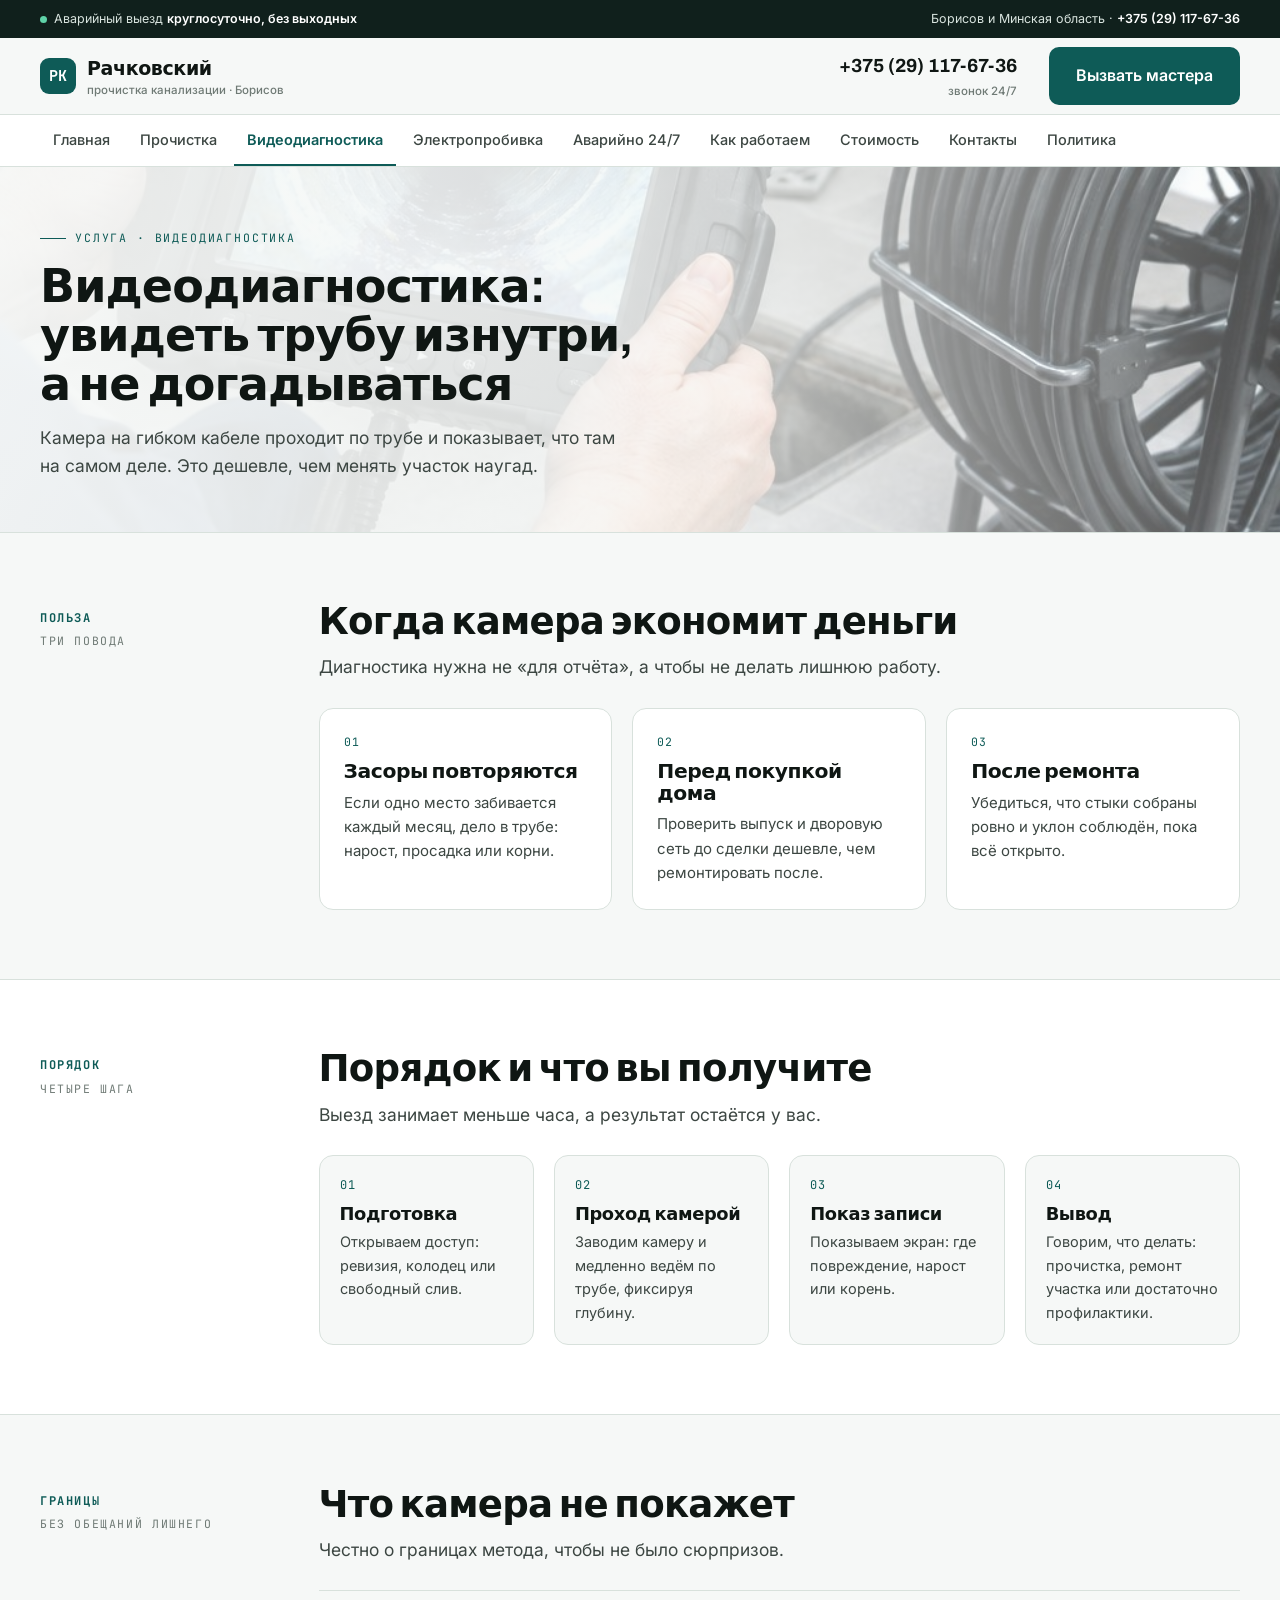
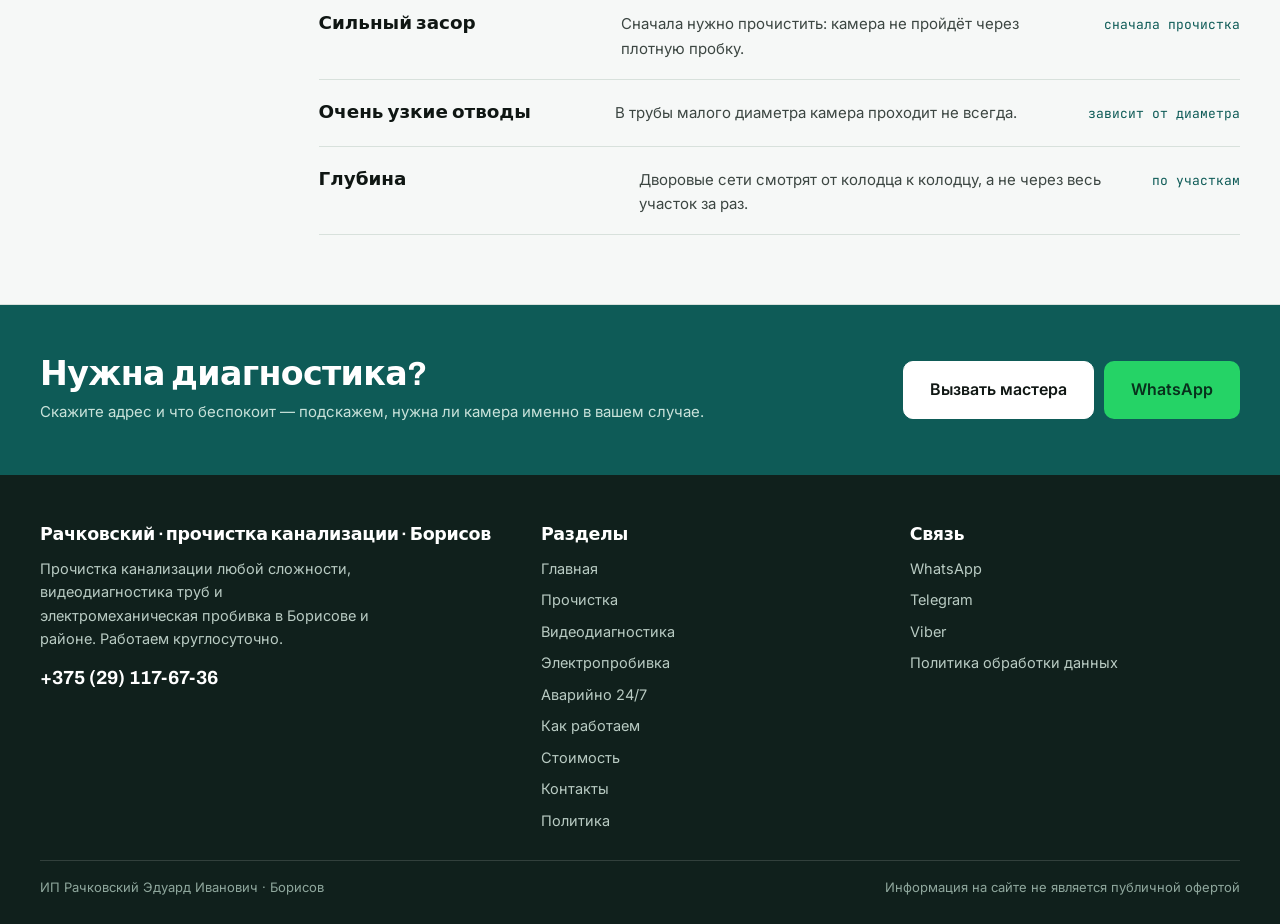
<file: diagnostika.html>
<!doctype html>
<html lang="ru">
<head>
<meta charset="utf-8">
<meta name="viewport" content="width=device-width,initial-scale=1">
<title>Видеодиагностика канализации в Борисове — камера в трубе</title>
<meta name="description" content="Видеодиагностика труб в Борисове: камера показывает трещины, наросты, корни и просадки. Запись и понятный вывод, выезд круглосуточно.">
<meta property="og:title" content="Видеодиагностика канализации в Борисове — камера в трубе">
<meta property="og:description" content="Видеодиагностика труб в Борисове: камера показывает трещины, наросты, корни и просадки. Запись и понятный вывод, выезд круглосуточно.">
<meta property="og:type" content="website">
<meta name="theme-color" content="#0E5B57">
<link rel="icon" href="data:image/svg+xml,%3Csvg xmlns='http://www.w3.org/2000/svg' viewBox='0 0 32 32'%3E%3Crect width='32' height='32' rx='7' fill='%230E5B57'/%3E%3Ccircle cx='16' cy='16' r='7' fill='none' stroke='%23fff' stroke-width='2.4'/%3E%3Ccircle cx='16' cy='16' r='2.4' fill='%23fff'/%3E%3C/svg%3E">
<style>
:root{--paper:#F6F8F7;--ink:#0F1613;--ink2:#3C4642;--muted:#6F7A75;--line:#D8E1DC;--teal:#0E5B57;--deep:#10201C}
*{box-sizing:border-box}html{font-size:17.5px;overflow-x:clip}
body{margin:0;background:var(--paper);color:var(--ink);font-family:Inter,system-ui,sans-serif;line-height:1.62;overflow-x:clip}
img{display:block;max-width:100%;height:auto}h1,h2,h3{font-family:Archivo,system-ui,sans-serif;font-weight:700;line-height:1.06;margin:0}
.wrap{width:min(1200px,100% - 40px);margin-inline:auto}
.hero{position:relative;isolation:isolate;overflow:hidden;background:#E3EAE7}
.hero__bg{position:absolute;inset:0;z-index:-2}.hero__bg img{width:100%;height:100%;object-fit:cover}
.hero::after{content:'';position:absolute;inset:0;z-index:-1;background:linear-gradient(96deg,rgba(246,248,247,.97) 0%,rgba(246,248,247,.94) 42%,rgba(246,248,247,.62) 66%,rgba(246,248,247,.14) 100%)}
.hero__in{padding:clamp(38px,5vw,74px) 0 clamp(30px,4vw,54px);max-width:640px}
h1{font-size:clamp(2.1rem,4.6vw,3.5rem)}
</style>
<link rel="stylesheet" href="assets/css/site.v1.css">
<link rel="preconnect" href="https://fonts.googleapis.com"><link rel="preconnect" href="https://fonts.gstatic.com" crossorigin><link href="https://fonts.googleapis.com/css2?family=Archivo:wght@500;600;700;800&family=Inter:wght@400;500;600&family=JetBrains+Mono:wght@400;500&display=swap" rel="stylesheet">
</head>
<body>
<div class="topline"><div class="wrap">
  <div><span class="dot"></span>Аварийный выезд <b>круглосуточно, без выходных</b></div>
  <div>Борисов и Минская область · <b>+375 (29) 117-67-36</b></div>
</div></div>
<header class="hdr"><div class="wrap">
  <a class="logo" href="index.html"><i>РК</i><span>Рачковский<small>прочистка канализации · Борисов</small></span></a>
  <a class="hdr__tel" href="tel:+375291176736">+375 (29) 117-67-36<span>звонок 24/7</span></a>
  <a class="btn btn--p" href="avariyno.html" style="margin-left:14px">Вызвать мастера</a>
  <button class="burger" id="burger" aria-label="Меню" aria-expanded="false" aria-controls="drawer"><i></i><i></i><i></i></button>
</div></header>
<nav class="strip" aria-label="Разделы сайта"><div class="wrap"><a href="index.html">Главная</a><a href="uslugi.html">Прочистка</a><a href="diagnostika.html" class="is-on" aria-current="page">Видеодиагностика</a><a href="probivka.html">Электропробивка</a><a href="avariyno.html">Аварийно 24/7</a><a href="process.html">Как работаем</a><a href="ceny.html">Стоимость</a><a href="kontakty.html">Контакты</a><a href="politika.html">Политика</a></div></nav>
<div class="drawer" id="drawer" role="dialog" aria-modal="true" aria-label="Меню сайта">
  <div class="drawer__top"><span class="logo"><i>РК</i><span>Рачковский<small>прочистка канализации · Борисов</small></span></span>
    <button class="drawer__close" id="drawerClose" aria-label="Закрыть меню">×</button></div>
  <nav><a href="index.html">Главная</a><a href="uslugi.html">Прочистка</a><a href="diagnostika.html">Видеодиагностика</a><a href="probivka.html">Электропробивка</a><a href="avariyno.html">Аварийно 24/7</a><a href="process.html">Как работаем</a><a href="ceny.html">Стоимость</a><a href="kontakty.html">Контакты</a><a href="politika.html">Политика</a></nav>
  <div class="drawer__foot">
    <a class="btn btn--p" href="tel:+375291176736">Позвонить +375 (29) 117-67-36</a>
    <a class="btn btn--w" href="https://wa.me/375291176736" target="_blank" rel="noopener">Написать в WhatsApp</a>
  </div>
</div>
<main><section class="phero">
<div class="hero__bg"><img src="assets/img/video.jpg" alt="Экран с изображением изнутри канализационной трубы" width="1600" height="1000"></div>
<div class="wrap"><div class="phero__in">
  <div class="kick">Услуга · видеодиагностика</div>
  <h1 style="font-size:clamp(1.9rem,3.6vw,2.9rem)">Видеодиагностика: увидеть трубу изнутри, а не догадываться</h1>
  <p>Камера на гибком кабеле проходит по трубе и показывает, что там на самом деле. Это дешевле, чем менять участок наугад.</p>
</div></div></section><section class="band "><div class="wrap"><div class="band__grid">
<div class="band__side"><b>Польза</b>Три повода</div>
<div><h2>Когда камера экономит деньги</h2><p class="band__lead">Диагностика нужна не «для отчёта», а чтобы не делать лишнюю работу.</p><div class="grid3"><div class="card"><div class="card__n">01</div><h3>Засоры повторяются</h3><p>Если одно место забивается каждый месяц, дело в трубе: нарост, просадка или корни.</p></div><div class="card"><div class="card__n">02</div><h3>Перед покупкой дома</h3><p>Проверить выпуск и дворовую сеть до сделки дешевле, чем ремонтировать после.</p></div><div class="card"><div class="card__n">03</div><h3>После ремонта</h3><p>Убедиться, что стыки собраны ровно и уклон соблюдён, пока всё открыто.</p></div></div></div>
</div></div></section><section class="band band--alt"><div class="wrap"><div class="band__grid">
<div class="band__side"><b>Порядок</b>Четыре шага</div>
<div><h2>Порядок и что вы получите</h2><p class="band__lead">Выезд занимает меньше часа, а результат остаётся у вас.</p><div class="steps"><div class="step"><div class="step__n">01</div><h3>Подготовка</h3><p>Открываем доступ: ревизия, колодец или свободный слив.</p></div><div class="step"><div class="step__n">02</div><h3>Проход камерой</h3><p>Заводим камеру и медленно ведём по трубе, фиксируя глубину.</p></div><div class="step"><div class="step__n">03</div><h3>Показ записи</h3><p>Показываем экран: где повреждение, нарост или корень.</p></div><div class="step"><div class="step__n">04</div><h3>Вывод</h3><p>Говорим, что делать: прочистка, ремонт участка или достаточно профилактики.</p></div></div></div>
</div></div></section><section class="band "><div class="wrap"><div class="band__grid">
<div class="band__side"><b>Границы</b>Без обещаний лишнего</div>
<div><h2>Что камера не покажет</h2><p class="band__lead">Честно о границах метода, чтобы не было сюрпризов.</p><div class="rows"><div class="row"><b>Сильный засор</b><p>Сначала нужно прочистить: камера не пройдёт через плотную пробку.</p><em>сначала прочистка</em></div><div class="row"><b>Очень узкие отводы</b><p>В трубы малого диаметра камера проходит не всегда.</p><em>зависит от диаметра</em></div><div class="row"><b>Глубина</b><p>Дворовые сети смотрят от колодца к колодцу, а не через весь участок за раз.</p><em>по участкам</em></div></div></div>
</div></div></section><section class="cta"><div class="wrap"><div><h2>Нужна диагностика?</h2><p>Скажите адрес и что беспокоит — подскажем, нужна ли камера именно в вашем случае.</p></div>
<div style="display:flex;gap:10px;flex-wrap:wrap">
<a class="btn btn--s" href="avariyno.html">Вызвать мастера</a>
<a class="btn btn--w" href="https://wa.me/375291176736" target="_blank" rel="noopener">WhatsApp</a></div></div></section></main>
<footer class="ft"><div class="wrap">
  <div class="ft__grid">
    <div>
      <h4>Рачковский · прочистка канализации · Борисов</h4>
      <p style="max-width:38ch">Прочистка канализации любой сложности, видеодиагностика труб и электромеханическая пробивка в Борисове и районе. Работаем круглосуточно.</p>
      <p style="margin-top:12px"><a href="tel:+375291176736" style="font-family:Archivo,sans-serif;font-weight:700;font-size:19px;color:#fff">+375 (29) 117-67-36</a></p>
    </div>
    <div><h4>Разделы</h4><ul><li><a href="index.html">Главная</a></li><li><a href="uslugi.html">Прочистка</a></li><li><a href="diagnostika.html">Видеодиагностика</a></li><li><a href="probivka.html">Электропробивка</a></li><li><a href="avariyno.html">Аварийно 24/7</a></li><li><a href="process.html">Как работаем</a></li><li><a href="ceny.html">Стоимость</a></li><li><a href="kontakty.html">Контакты</a></li><li><a href="politika.html">Политика</a></li></ul></div>
    <div><h4>Связь</h4><ul>
      <li><a href="https://wa.me/375291176736" target="_blank" rel="noopener">WhatsApp</a></li>
      <li><a href="https://t.me/+375291176736" target="_blank" rel="noopener">Telegram</a></li>
      <li><a href="viber://chat?number=%2B375291176736">Viber</a></li>
      <li><a href="politika.html">Политика обработки данных</a></li>
    </ul></div>
  </div>
  <div class="ft__bot"><span>ИП Рачковский Эдуард Иванович · Борисов</span><span>Информация на сайте не является публичной офертой</span></div>
</div></footer>
<div class="mbar">
  <a href="tel:+375291176736"><b>Позвонить</b></a>
  <a href="https://wa.me/375291176736" target="_blank" rel="noopener"><b>WhatsApp</b></a>
  <a href="viber://chat?number=%2B375291176736"><b>Viber</b></a>
  <a href="https://t.me/+375291176736" target="_blank" rel="noopener"><b>Telegram</b></a>
</div>
<script src="assets/js/main.v1.js" defer></script>
</body></html>
</file>
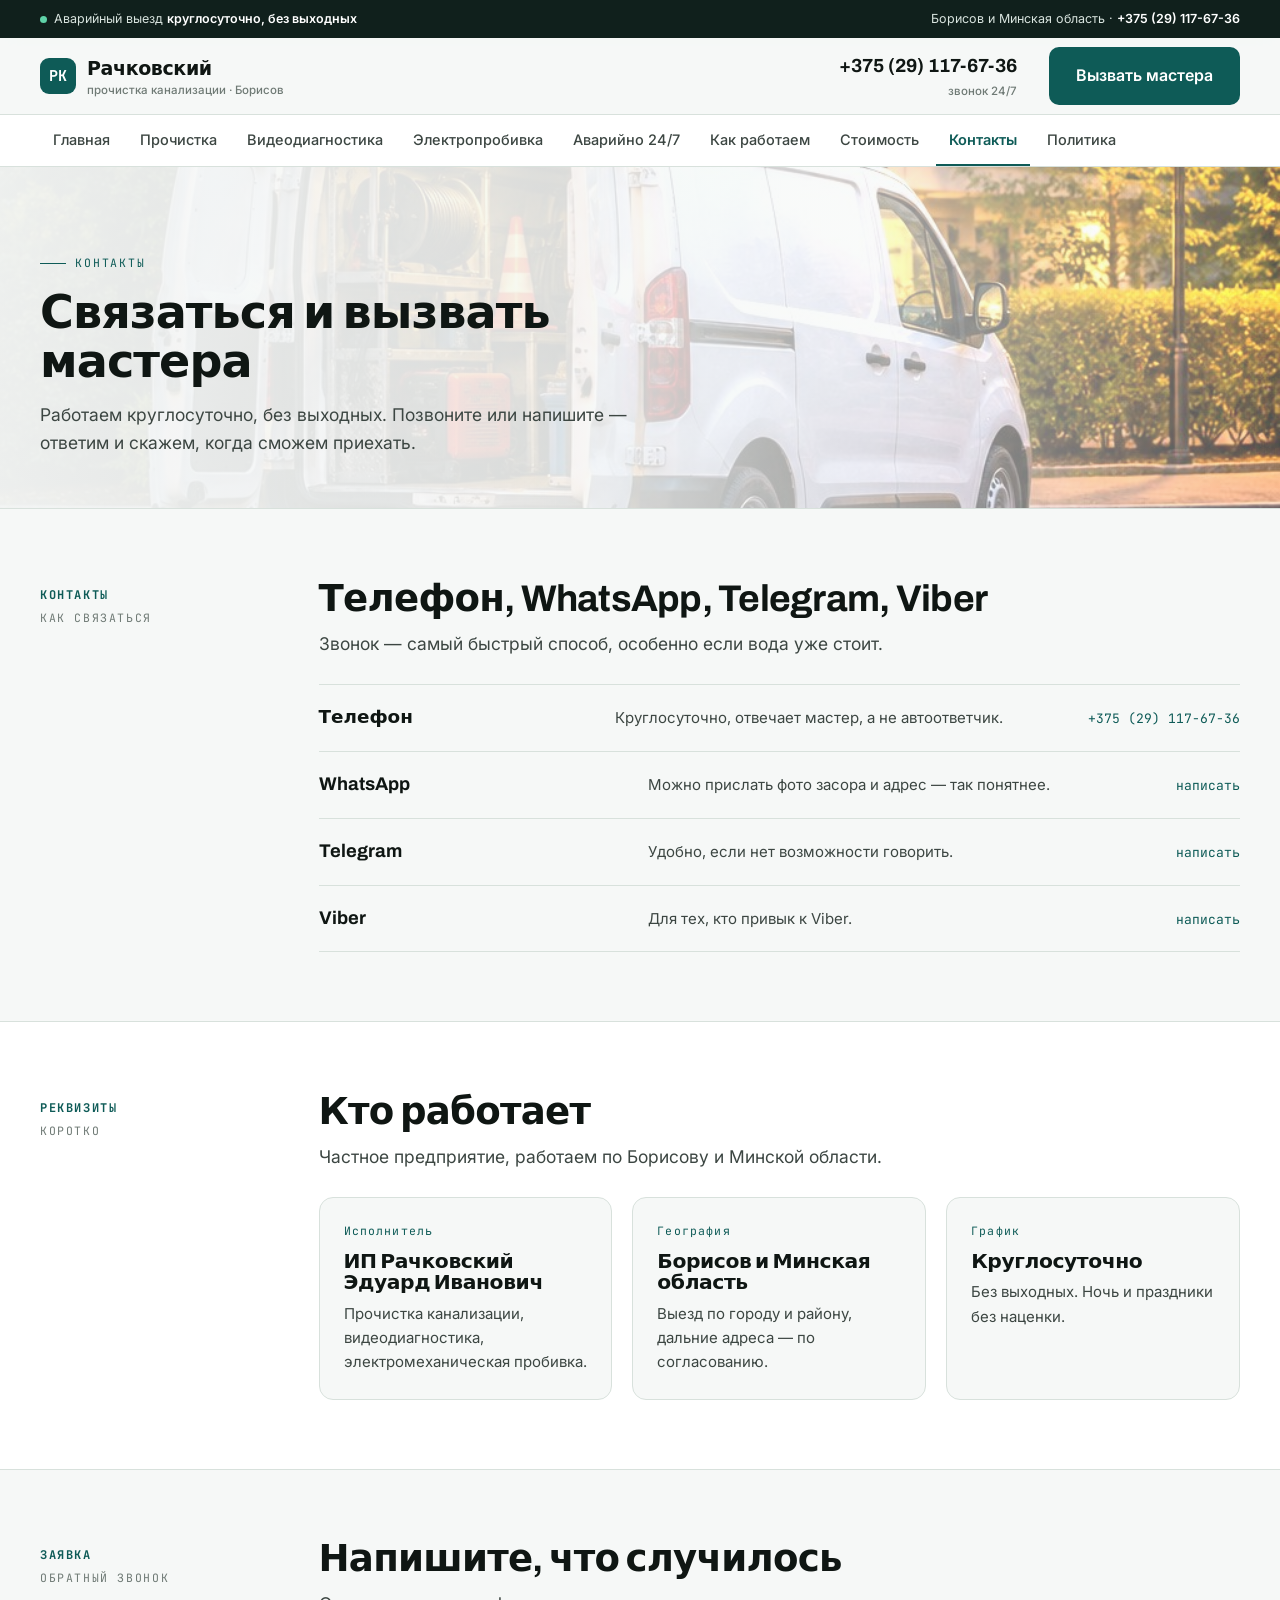
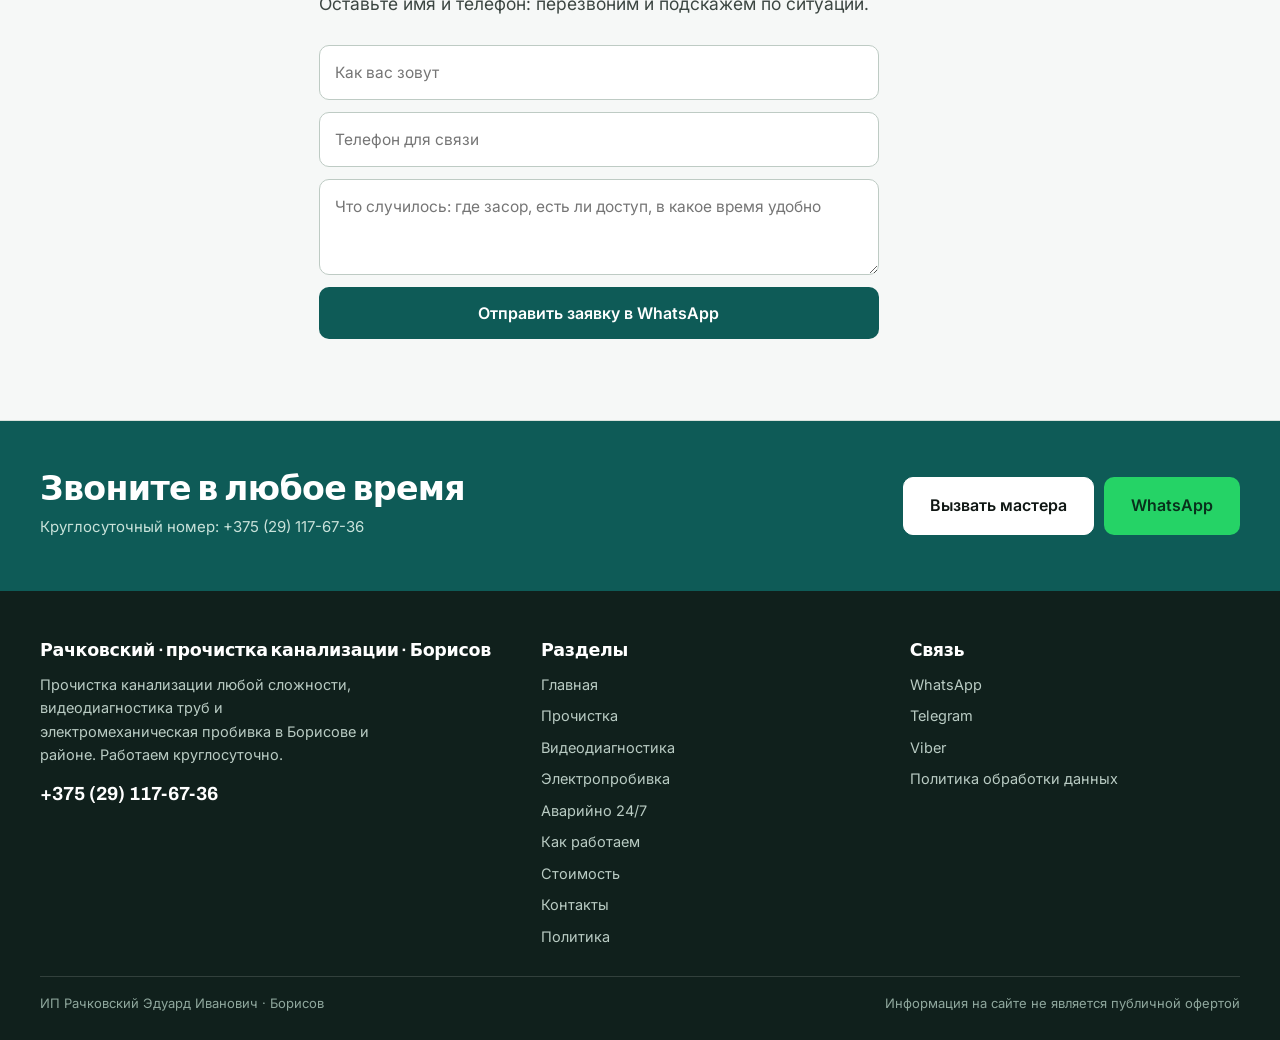
<file: kontakty.html>
<!doctype html>
<html lang="ru">
<head>
<meta charset="utf-8">
<meta name="viewport" content="width=device-width,initial-scale=1">
<title>Контакты — прочистка канализации в Борисове, ИП Рачковский</title>
<meta name="description" content="ИП Рачковский Эдуард Иванович: прочистка канализации в Борисове и Минской области, круглосуточно. Телефон +375 (29) 117-67-36.">
<meta property="og:title" content="Контакты — прочистка канализации в Борисове, ИП Рачковский">
<meta property="og:description" content="ИП Рачковский Эдуард Иванович: прочистка канализации в Борисове и Минской области, круглосуточно. Телефон +375 (29) 117-67-36.">
<meta property="og:type" content="website">
<meta name="theme-color" content="#0E5B57">
<link rel="icon" href="data:image/svg+xml,%3Csvg xmlns='http://www.w3.org/2000/svg' viewBox='0 0 32 32'%3E%3Crect width='32' height='32' rx='7' fill='%230E5B57'/%3E%3Ccircle cx='16' cy='16' r='7' fill='none' stroke='%23fff' stroke-width='2.4'/%3E%3Ccircle cx='16' cy='16' r='2.4' fill='%23fff'/%3E%3C/svg%3E">
<style>
:root{--paper:#F6F8F7;--ink:#0F1613;--ink2:#3C4642;--muted:#6F7A75;--line:#D8E1DC;--teal:#0E5B57;--deep:#10201C}
*{box-sizing:border-box}html{font-size:17.5px;overflow-x:clip}
body{margin:0;background:var(--paper);color:var(--ink);font-family:Inter,system-ui,sans-serif;line-height:1.62;overflow-x:clip}
img{display:block;max-width:100%;height:auto}h1,h2,h3{font-family:Archivo,system-ui,sans-serif;font-weight:700;line-height:1.06;margin:0}
.wrap{width:min(1200px,100% - 40px);margin-inline:auto}
.hero{position:relative;isolation:isolate;overflow:hidden;background:#E3EAE7}
.hero__bg{position:absolute;inset:0;z-index:-2}.hero__bg img{width:100%;height:100%;object-fit:cover}
.hero::after{content:'';position:absolute;inset:0;z-index:-1;background:linear-gradient(96deg,rgba(246,248,247,.97) 0%,rgba(246,248,247,.94) 42%,rgba(246,248,247,.62) 66%,rgba(246,248,247,.14) 100%)}
.hero__in{padding:clamp(38px,5vw,74px) 0 clamp(30px,4vw,54px);max-width:640px}
h1{font-size:clamp(2.1rem,4.6vw,3.5rem)}
</style>
<link rel="stylesheet" href="assets/css/site.v1.css">
<link rel="preconnect" href="https://fonts.googleapis.com"><link rel="preconnect" href="https://fonts.gstatic.com" crossorigin><link href="https://fonts.googleapis.com/css2?family=Archivo:wght@500;600;700;800&family=Inter:wght@400;500;600&family=JetBrains+Mono:wght@400;500&display=swap" rel="stylesheet">
</head>
<body>
<div class="topline"><div class="wrap">
  <div><span class="dot"></span>Аварийный выезд <b>круглосуточно, без выходных</b></div>
  <div>Борисов и Минская область · <b>+375 (29) 117-67-36</b></div>
</div></div>
<header class="hdr"><div class="wrap">
  <a class="logo" href="index.html"><i>РК</i><span>Рачковский<small>прочистка канализации · Борисов</small></span></a>
  <a class="hdr__tel" href="tel:+375291176736">+375 (29) 117-67-36<span>звонок 24/7</span></a>
  <a class="btn btn--p" href="avariyno.html" style="margin-left:14px">Вызвать мастера</a>
  <button class="burger" id="burger" aria-label="Меню" aria-expanded="false" aria-controls="drawer"><i></i><i></i><i></i></button>
</div></header>
<nav class="strip" aria-label="Разделы сайта"><div class="wrap"><a href="index.html">Главная</a><a href="uslugi.html">Прочистка</a><a href="diagnostika.html">Видеодиагностика</a><a href="probivka.html">Электропробивка</a><a href="avariyno.html">Аварийно 24/7</a><a href="process.html">Как работаем</a><a href="ceny.html">Стоимость</a><a href="kontakty.html" class="is-on" aria-current="page">Контакты</a><a href="politika.html">Политика</a></div></nav>
<div class="drawer" id="drawer" role="dialog" aria-modal="true" aria-label="Меню сайта">
  <div class="drawer__top"><span class="logo"><i>РК</i><span>Рачковский<small>прочистка канализации · Борисов</small></span></span>
    <button class="drawer__close" id="drawerClose" aria-label="Закрыть меню">×</button></div>
  <nav><a href="index.html">Главная</a><a href="uslugi.html">Прочистка</a><a href="diagnostika.html">Видеодиагностика</a><a href="probivka.html">Электропробивка</a><a href="avariyno.html">Аварийно 24/7</a><a href="process.html">Как работаем</a><a href="ceny.html">Стоимость</a><a href="kontakty.html">Контакты</a><a href="politika.html">Политика</a></nav>
  <div class="drawer__foot">
    <a class="btn btn--p" href="tel:+375291176736">Позвонить +375 (29) 117-67-36</a>
    <a class="btn btn--w" href="https://wa.me/375291176736" target="_blank" rel="noopener">Написать в WhatsApp</a>
  </div>
</div>
<main><section class="phero">
<div class="hero__bg"><img src="assets/img/van.jpg" alt="Машина службы прочистки канализации" width="1600" height="1000"></div>
<div class="wrap"><div class="phero__in">
  <div class="kick">Контакты</div>
  <h1 style="font-size:clamp(1.9rem,3.6vw,2.9rem)">Связаться и вызвать мастера</h1>
  <p>Работаем круглосуточно, без выходных. Позвоните или напишите — ответим и скажем, когда сможем приехать.</p>
</div></div></section><section class="band "><div class="wrap"><div class="band__grid">
<div class="band__side"><b>Контакты</b>Как связаться</div>
<div><h2>Телефон, WhatsApp, Telegram, Viber</h2><p class="band__lead">Звонок — самый быстрый способ, особенно если вода уже стоит.</p><div class="rows"><div class="row"><b>Телефон</b><p>Круглосуточно, отвечает мастер, а не автоответчик.</p><em>+375 (29) 117-67-36</em></div><div class="row"><b>WhatsApp</b><p>Можно прислать фото засора и адрес — так понятнее.</p><em>написать</em></div><div class="row"><b>Telegram</b><p>Удобно, если нет возможности говорить.</p><em>написать</em></div><div class="row"><b>Viber</b><p>Для тех, кто привык к Viber.</p><em>написать</em></div></div></div>
</div></div></section><section class="band band--alt"><div class="wrap"><div class="band__grid">
<div class="band__side"><b>Реквизиты</b>Коротко</div>
<div><h2>Кто работает</h2><p class="band__lead">Частное предприятие, работаем по Борисову и Минской области.</p><div class="grid3"><div class="card"><div class="card__n">Исполнитель</div><h3>ИП Рачковский Эдуард Иванович</h3><p>Прочистка канализации, видеодиагностика, электромеханическая пробивка.</p></div><div class="card"><div class="card__n">География</div><h3>Борисов и Минская область</h3><p>Выезд по городу и району, дальние адреса — по согласованию.</p></div><div class="card"><div class="card__n">График</div><h3>Круглосуточно</h3><p>Без выходных. Ночь и праздники без наценки.</p></div></div></div>
</div></div></section><section class="band "><div class="wrap"><div class="band__grid">
<div class="band__side"><b>Заявка</b>Обратный звонок</div>
<div><h2>Напишите, что случилось</h2><p class="band__lead">Оставьте имя и телефон: перезвоним и подскажем по ситуации.</p><form class="form" novalidate>
  <input name="name" placeholder="Как вас зовут" autocomplete="name" required>
  <input name="phone" type="tel" placeholder="Телефон для связи" autocomplete="tel" required>
  <textarea name="msg" placeholder="Что случилось: где засор, есть ли доступ, в какое время удобно"></textarea>
  <button class="btn btn--p" type="submit">Отправить заявку в WhatsApp</button>
  <div class="msg" id="formMsg" role="status"></div>
</form></div>
</div></div></section><section class="cta"><div class="wrap"><div><h2>Звоните в любое время</h2><p>Круглосуточный номер: +375 (29) 117-67-36</p></div>
<div style="display:flex;gap:10px;flex-wrap:wrap">
<a class="btn btn--s" href="avariyno.html">Вызвать мастера</a>
<a class="btn btn--w" href="https://wa.me/375291176736" target="_blank" rel="noopener">WhatsApp</a></div></div></section></main>
<footer class="ft"><div class="wrap">
  <div class="ft__grid">
    <div>
      <h4>Рачковский · прочистка канализации · Борисов</h4>
      <p style="max-width:38ch">Прочистка канализации любой сложности, видеодиагностика труб и электромеханическая пробивка в Борисове и районе. Работаем круглосуточно.</p>
      <p style="margin-top:12px"><a href="tel:+375291176736" style="font-family:Archivo,sans-serif;font-weight:700;font-size:19px;color:#fff">+375 (29) 117-67-36</a></p>
    </div>
    <div><h4>Разделы</h4><ul><li><a href="index.html">Главная</a></li><li><a href="uslugi.html">Прочистка</a></li><li><a href="diagnostika.html">Видеодиагностика</a></li><li><a href="probivka.html">Электропробивка</a></li><li><a href="avariyno.html">Аварийно 24/7</a></li><li><a href="process.html">Как работаем</a></li><li><a href="ceny.html">Стоимость</a></li><li><a href="kontakty.html">Контакты</a></li><li><a href="politika.html">Политика</a></li></ul></div>
    <div><h4>Связь</h4><ul>
      <li><a href="https://wa.me/375291176736" target="_blank" rel="noopener">WhatsApp</a></li>
      <li><a href="https://t.me/+375291176736" target="_blank" rel="noopener">Telegram</a></li>
      <li><a href="viber://chat?number=%2B375291176736">Viber</a></li>
      <li><a href="politika.html">Политика обработки данных</a></li>
    </ul></div>
  </div>
  <div class="ft__bot"><span>ИП Рачковский Эдуард Иванович · Борисов</span><span>Информация на сайте не является публичной офертой</span></div>
</div></footer>
<div class="mbar">
  <a href="tel:+375291176736"><b>Позвонить</b></a>
  <a href="https://wa.me/375291176736" target="_blank" rel="noopener"><b>WhatsApp</b></a>
  <a href="viber://chat?number=%2B375291176736"><b>Viber</b></a>
  <a href="https://t.me/+375291176736" target="_blank" rel="noopener"><b>Telegram</b></a>
</div>
<script src="assets/js/main.v1.js" defer></script>
</body></html>
</file>
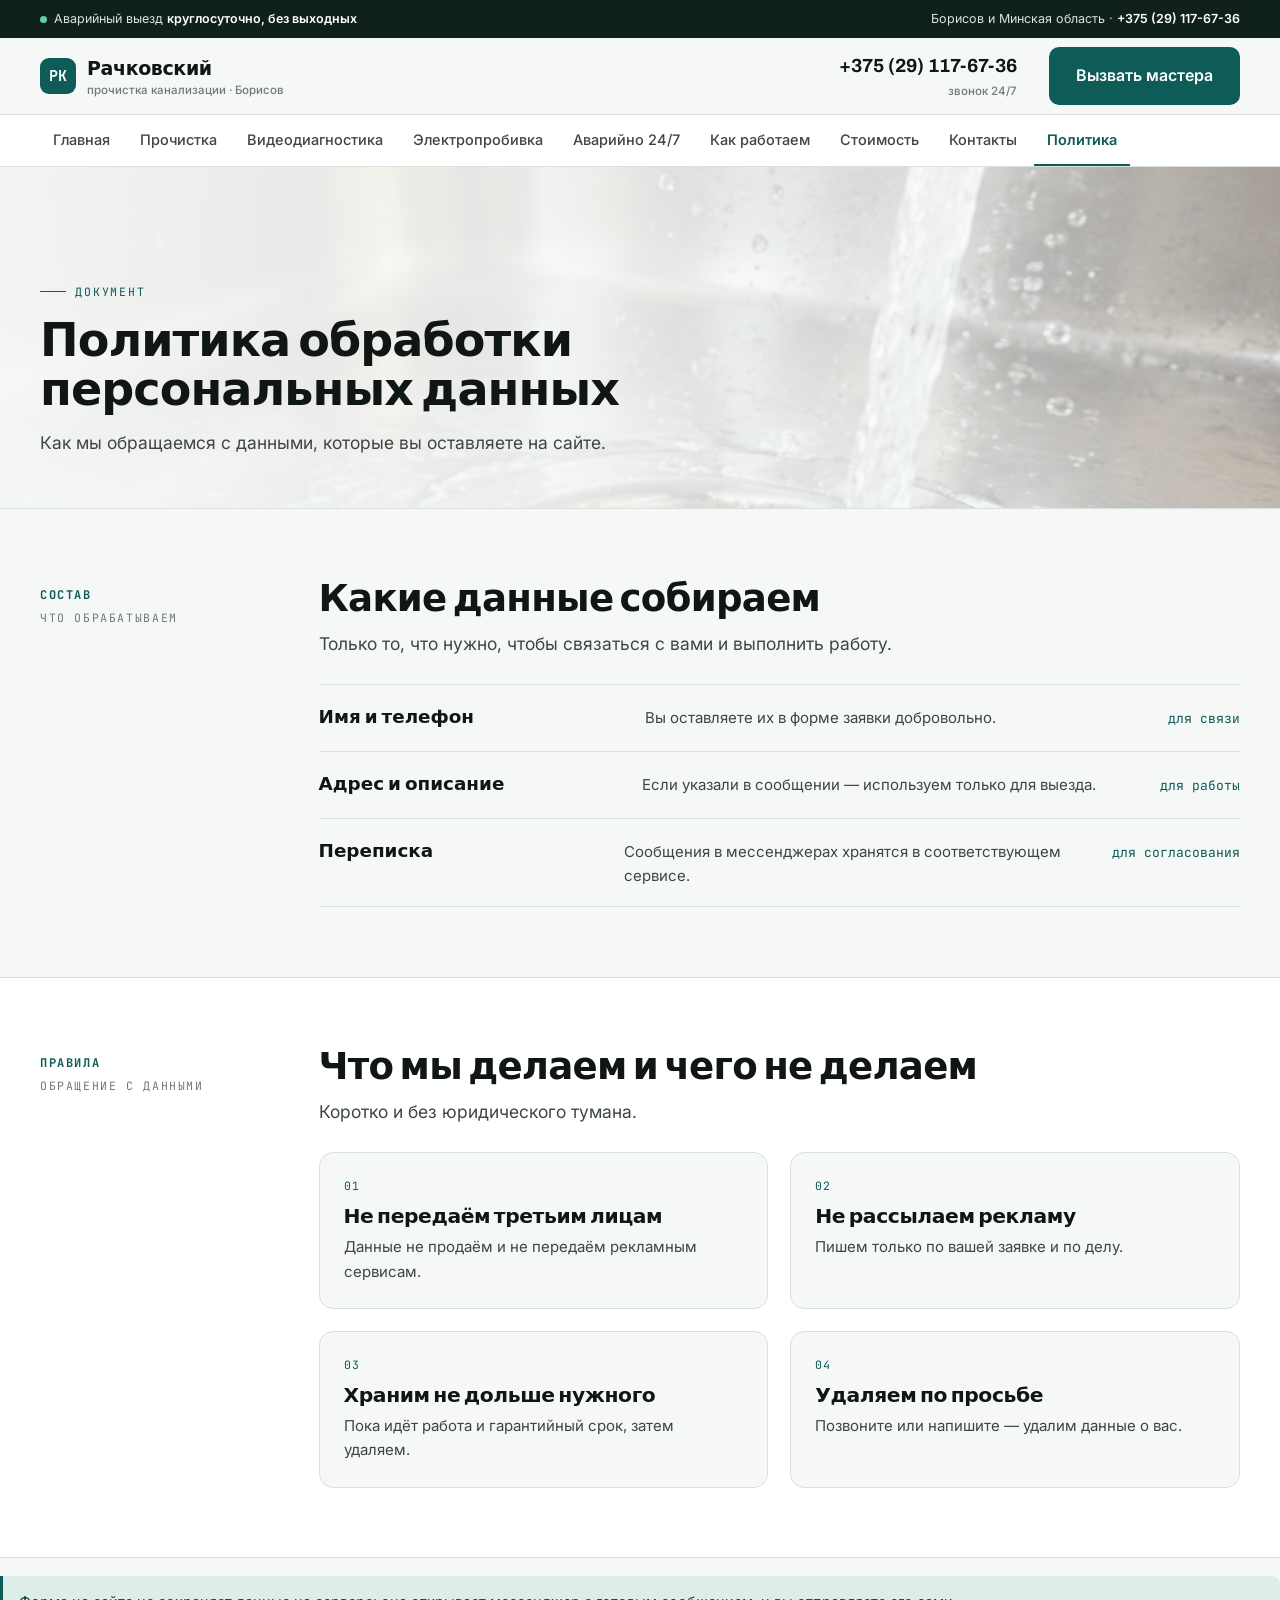
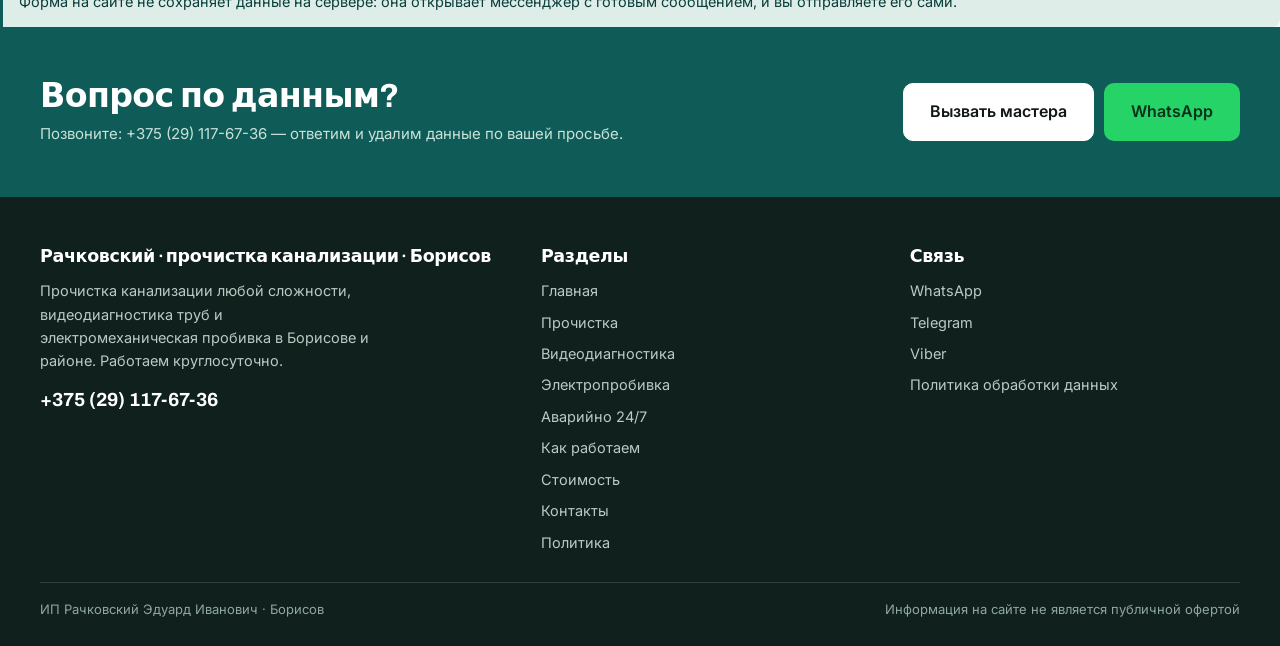
<file: politika.html>
<!doctype html>
<html lang="ru">
<head>
<meta charset="utf-8">
<meta name="viewport" content="width=device-width,initial-scale=1">
<title>Политика обработки персональных данных — ИП Рачковский</title>
<meta name="description" content="Политика обработки персональных данных сайта службы прочистки канализации в Борисове.">
<meta property="og:title" content="Политика обработки персональных данных — ИП Рачковский">
<meta property="og:description" content="Политика обработки персональных данных сайта службы прочистки канализации в Борисове.">
<meta property="og:type" content="website">
<meta name="theme-color" content="#0E5B57">
<link rel="icon" href="data:image/svg+xml,%3Csvg xmlns='http://www.w3.org/2000/svg' viewBox='0 0 32 32'%3E%3Crect width='32' height='32' rx='7' fill='%230E5B57'/%3E%3Ccircle cx='16' cy='16' r='7' fill='none' stroke='%23fff' stroke-width='2.4'/%3E%3Ccircle cx='16' cy='16' r='2.4' fill='%23fff'/%3E%3C/svg%3E">
<style>
:root{--paper:#F6F8F7;--ink:#0F1613;--ink2:#3C4642;--muted:#6F7A75;--line:#D8E1DC;--teal:#0E5B57;--deep:#10201C}
*{box-sizing:border-box}html{font-size:17.5px;overflow-x:clip}
body{margin:0;background:var(--paper);color:var(--ink);font-family:Inter,system-ui,sans-serif;line-height:1.62;overflow-x:clip}
img{display:block;max-width:100%;height:auto}h1,h2,h3{font-family:Archivo,system-ui,sans-serif;font-weight:700;line-height:1.06;margin:0}
.wrap{width:min(1200px,100% - 40px);margin-inline:auto}
.hero{position:relative;isolation:isolate;overflow:hidden;background:#E3EAE7}
.hero__bg{position:absolute;inset:0;z-index:-2}.hero__bg img{width:100%;height:100%;object-fit:cover}
.hero::after{content:'';position:absolute;inset:0;z-index:-1;background:linear-gradient(96deg,rgba(246,248,247,.97) 0%,rgba(246,248,247,.94) 42%,rgba(246,248,247,.62) 66%,rgba(246,248,247,.14) 100%)}
.hero__in{padding:clamp(38px,5vw,74px) 0 clamp(30px,4vw,54px);max-width:640px}
h1{font-size:clamp(2.1rem,4.6vw,3.5rem)}
</style>
<link rel="stylesheet" href="assets/css/site.v1.css">
<link rel="preconnect" href="https://fonts.googleapis.com"><link rel="preconnect" href="https://fonts.gstatic.com" crossorigin><link href="https://fonts.googleapis.com/css2?family=Archivo:wght@500;600;700;800&family=Inter:wght@400;500;600&family=JetBrains+Mono:wght@400;500&display=swap" rel="stylesheet">
</head>
<body>
<div class="topline"><div class="wrap">
  <div><span class="dot"></span>Аварийный выезд <b>круглосуточно, без выходных</b></div>
  <div>Борисов и Минская область · <b>+375 (29) 117-67-36</b></div>
</div></div>
<header class="hdr"><div class="wrap">
  <a class="logo" href="index.html"><i>РК</i><span>Рачковский<small>прочистка канализации · Борисов</small></span></a>
  <a class="hdr__tel" href="tel:+375291176736">+375 (29) 117-67-36<span>звонок 24/7</span></a>
  <a class="btn btn--p" href="avariyno.html" style="margin-left:14px">Вызвать мастера</a>
  <button class="burger" id="burger" aria-label="Меню" aria-expanded="false" aria-controls="drawer"><i></i><i></i><i></i></button>
</div></header>
<nav class="strip" aria-label="Разделы сайта"><div class="wrap"><a href="index.html">Главная</a><a href="uslugi.html">Прочистка</a><a href="diagnostika.html">Видеодиагностика</a><a href="probivka.html">Электропробивка</a><a href="avariyno.html">Аварийно 24/7</a><a href="process.html">Как работаем</a><a href="ceny.html">Стоимость</a><a href="kontakty.html">Контакты</a><a href="politika.html" class="is-on" aria-current="page">Политика</a></div></nav>
<div class="drawer" id="drawer" role="dialog" aria-modal="true" aria-label="Меню сайта">
  <div class="drawer__top"><span class="logo"><i>РК</i><span>Рачковский<small>прочистка канализации · Борисов</small></span></span>
    <button class="drawer__close" id="drawerClose" aria-label="Закрыть меню">×</button></div>
  <nav><a href="index.html">Главная</a><a href="uslugi.html">Прочистка</a><a href="diagnostika.html">Видеодиагностика</a><a href="probivka.html">Электропробивка</a><a href="avariyno.html">Аварийно 24/7</a><a href="process.html">Как работаем</a><a href="ceny.html">Стоимость</a><a href="kontakty.html">Контакты</a><a href="politika.html">Политика</a></nav>
  <div class="drawer__foot">
    <a class="btn btn--p" href="tel:+375291176736">Позвонить +375 (29) 117-67-36</a>
    <a class="btn btn--w" href="https://wa.me/375291176736" target="_blank" rel="noopener">Написать в WhatsApp</a>
  </div>
</div>
<main><section class="phero">
<div class="hero__bg"><img src="assets/img/sink.jpg" alt="Слив раковины" width="1600" height="1000"></div>
<div class="wrap"><div class="phero__in">
  <div class="kick">Документ</div>
  <h1 style="font-size:clamp(1.9rem,3.6vw,2.9rem)">Политика обработки персональных данных</h1>
  <p>Как мы обращаемся с данными, которые вы оставляете на сайте.</p>
</div></div></section><section class="band "><div class="wrap"><div class="band__grid">
<div class="band__side"><b>Состав</b>Что обрабатываем</div>
<div><h2>Какие данные собираем</h2><p class="band__lead">Только то, что нужно, чтобы связаться с вами и выполнить работу.</p><div class="rows"><div class="row"><b>Имя и телефон</b><p>Вы оставляете их в форме заявки добровольно.</p><em>для связи</em></div><div class="row"><b>Адрес и описание</b><p>Если указали в сообщении — используем только для выезда.</p><em>для работы</em></div><div class="row"><b>Переписка</b><p>Сообщения в мессенджерах хранятся в соответствующем сервисе.</p><em>для согласования</em></div></div></div>
</div></div></section><section class="band band--alt"><div class="wrap"><div class="band__grid">
<div class="band__side"><b>Правила</b>Обращение с данными</div>
<div><h2>Что мы делаем и чего не делаем</h2><p class="band__lead">Коротко и без юридического тумана.</p><div class="grid2"><div class="card"><div class="card__n">01</div><h3>Не передаём третьим лицам</h3><p>Данные не продаём и не передаём рекламным сервисам.</p></div><div class="card"><div class="card__n">02</div><h3>Не рассылаем рекламу</h3><p>Пишем только по вашей заявке и по делу.</p></div><div class="card"><div class="card__n">03</div><h3>Храним не дольше нужного</h3><p>Пока идёт работа и гарантийный срок, затем удаляем.</p></div><div class="card"><div class="card__n">04</div><h3>Удаляем по просьбе</h3><p>Позвоните или напишите — удалим данные о вас.</p></div></div></div>
</div></div></section><div class="note">Форма на сайте не сохраняет данные на сервере: она открывает мессенджер с готовым сообщением, и вы отправляете его сами.</div><section class="cta"><div class="wrap"><div><h2>Вопрос по данным?</h2><p>Позвоните: +375 (29) 117-67-36 — ответим и удалим данные по вашей просьбе.</p></div>
<div style="display:flex;gap:10px;flex-wrap:wrap">
<a class="btn btn--s" href="avariyno.html">Вызвать мастера</a>
<a class="btn btn--w" href="https://wa.me/375291176736" target="_blank" rel="noopener">WhatsApp</a></div></div></section></main>
<footer class="ft"><div class="wrap">
  <div class="ft__grid">
    <div>
      <h4>Рачковский · прочистка канализации · Борисов</h4>
      <p style="max-width:38ch">Прочистка канализации любой сложности, видеодиагностика труб и электромеханическая пробивка в Борисове и районе. Работаем круглосуточно.</p>
      <p style="margin-top:12px"><a href="tel:+375291176736" style="font-family:Archivo,sans-serif;font-weight:700;font-size:19px;color:#fff">+375 (29) 117-67-36</a></p>
    </div>
    <div><h4>Разделы</h4><ul><li><a href="index.html">Главная</a></li><li><a href="uslugi.html">Прочистка</a></li><li><a href="diagnostika.html">Видеодиагностика</a></li><li><a href="probivka.html">Электропробивка</a></li><li><a href="avariyno.html">Аварийно 24/7</a></li><li><a href="process.html">Как работаем</a></li><li><a href="ceny.html">Стоимость</a></li><li><a href="kontakty.html">Контакты</a></li><li><a href="politika.html">Политика</a></li></ul></div>
    <div><h4>Связь</h4><ul>
      <li><a href="https://wa.me/375291176736" target="_blank" rel="noopener">WhatsApp</a></li>
      <li><a href="https://t.me/+375291176736" target="_blank" rel="noopener">Telegram</a></li>
      <li><a href="viber://chat?number=%2B375291176736">Viber</a></li>
      <li><a href="politika.html">Политика обработки данных</a></li>
    </ul></div>
  </div>
  <div class="ft__bot"><span>ИП Рачковский Эдуард Иванович · Борисов</span><span>Информация на сайте не является публичной офертой</span></div>
</div></footer>
<div class="mbar">
  <a href="tel:+375291176736"><b>Позвонить</b></a>
  <a href="https://wa.me/375291176736" target="_blank" rel="noopener"><b>WhatsApp</b></a>
  <a href="viber://chat?number=%2B375291176736"><b>Viber</b></a>
  <a href="https://t.me/+375291176736" target="_blank" rel="noopener"><b>Telegram</b></a>
</div>
<script src="assets/js/main.v1.js" defer></script>
</body></html>
</file>
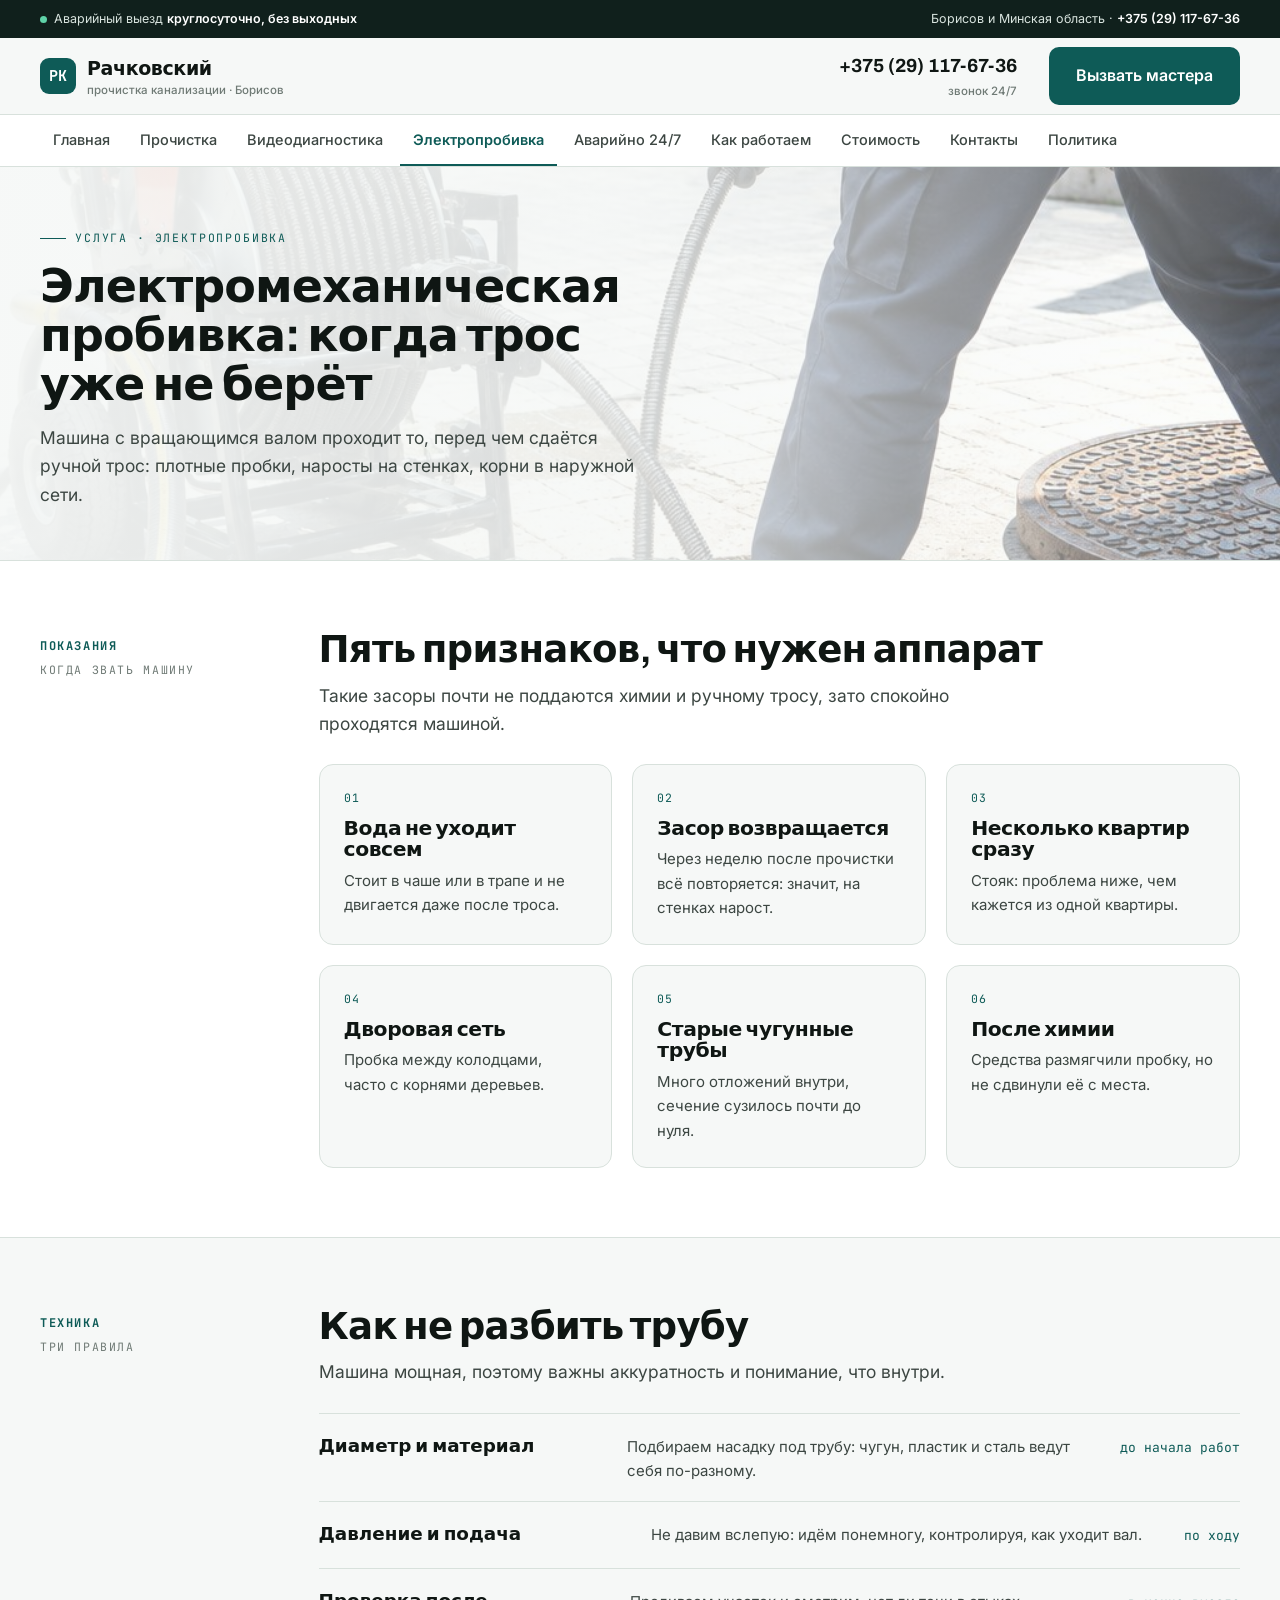
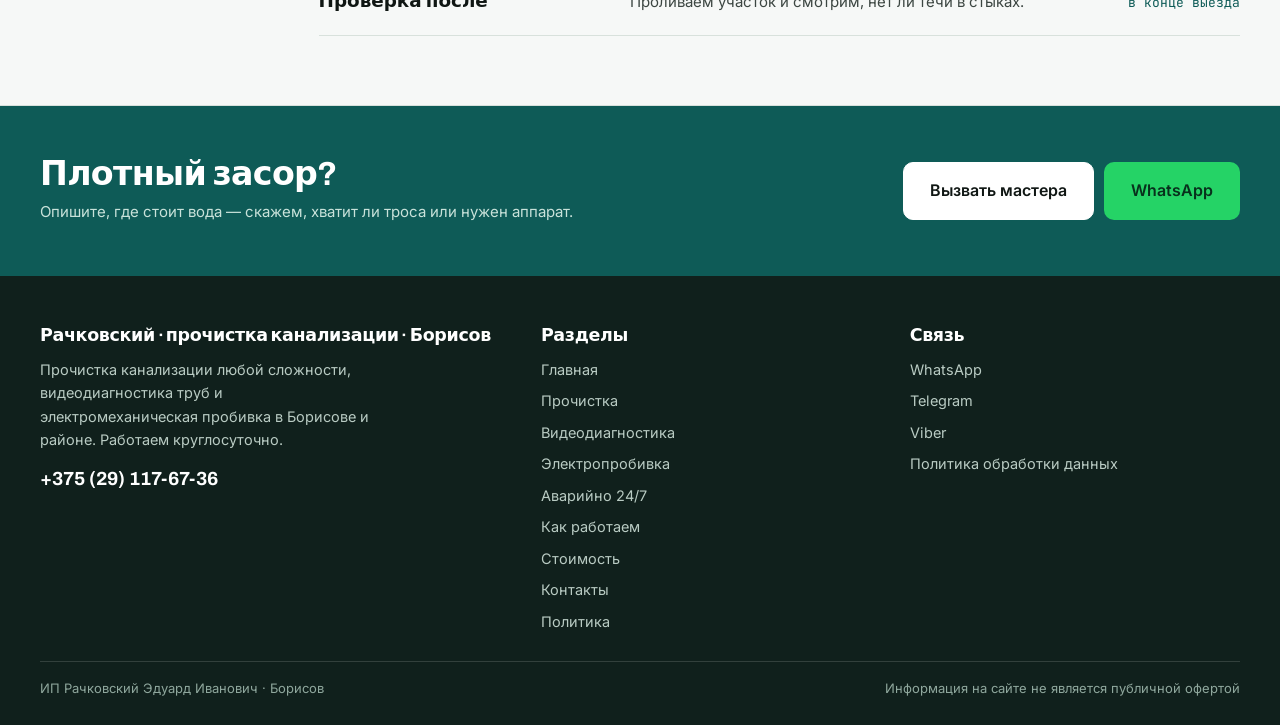
<file: probivka.html>
<!doctype html>
<html lang="ru">
<head>
<meta charset="utf-8">
<meta name="viewport" content="width=device-width,initial-scale=1">
<title>Электромеханическая пробивка труб в Борисове — плотные засоры</title>
<meta name="description" content="Электромеханическая пробивка труб в Борисове: машина с валом проходит плотные пробки, наросты и корни. Круглосуточно, с проверкой слива.">
<meta property="og:title" content="Электромеханическая пробивка труб в Борисове — плотные засоры">
<meta property="og:description" content="Электромеханическая пробивка труб в Борисове: машина с валом проходит плотные пробки, наросты и корни. Круглосуточно, с проверкой слива.">
<meta property="og:type" content="website">
<meta name="theme-color" content="#0E5B57">
<link rel="icon" href="data:image/svg+xml,%3Csvg xmlns='http://www.w3.org/2000/svg' viewBox='0 0 32 32'%3E%3Crect width='32' height='32' rx='7' fill='%230E5B57'/%3E%3Ccircle cx='16' cy='16' r='7' fill='none' stroke='%23fff' stroke-width='2.4'/%3E%3Ccircle cx='16' cy='16' r='2.4' fill='%23fff'/%3E%3C/svg%3E">
<style>
:root{--paper:#F6F8F7;--ink:#0F1613;--ink2:#3C4642;--muted:#6F7A75;--line:#D8E1DC;--teal:#0E5B57;--deep:#10201C}
*{box-sizing:border-box}html{font-size:17.5px;overflow-x:clip}
body{margin:0;background:var(--paper);color:var(--ink);font-family:Inter,system-ui,sans-serif;line-height:1.62;overflow-x:clip}
img{display:block;max-width:100%;height:auto}h1,h2,h3{font-family:Archivo,system-ui,sans-serif;font-weight:700;line-height:1.06;margin:0}
.wrap{width:min(1200px,100% - 40px);margin-inline:auto}
.hero{position:relative;isolation:isolate;overflow:hidden;background:#E3EAE7}
.hero__bg{position:absolute;inset:0;z-index:-2}.hero__bg img{width:100%;height:100%;object-fit:cover}
.hero::after{content:'';position:absolute;inset:0;z-index:-1;background:linear-gradient(96deg,rgba(246,248,247,.97) 0%,rgba(246,248,247,.94) 42%,rgba(246,248,247,.62) 66%,rgba(246,248,247,.14) 100%)}
.hero__in{padding:clamp(38px,5vw,74px) 0 clamp(30px,4vw,54px);max-width:640px}
h1{font-size:clamp(2.1rem,4.6vw,3.5rem)}
</style>
<link rel="stylesheet" href="assets/css/site.v1.css">
<link rel="preconnect" href="https://fonts.googleapis.com"><link rel="preconnect" href="https://fonts.gstatic.com" crossorigin><link href="https://fonts.googleapis.com/css2?family=Archivo:wght@500;600;700;800&family=Inter:wght@400;500;600&family=JetBrains+Mono:wght@400;500&display=swap" rel="stylesheet">
</head>
<body>
<div class="topline"><div class="wrap">
  <div><span class="dot"></span>Аварийный выезд <b>круглосуточно, без выходных</b></div>
  <div>Борисов и Минская область · <b>+375 (29) 117-67-36</b></div>
</div></div>
<header class="hdr"><div class="wrap">
  <a class="logo" href="index.html"><i>РК</i><span>Рачковский<small>прочистка канализации · Борисов</small></span></a>
  <a class="hdr__tel" href="tel:+375291176736">+375 (29) 117-67-36<span>звонок 24/7</span></a>
  <a class="btn btn--p" href="avariyno.html" style="margin-left:14px">Вызвать мастера</a>
  <button class="burger" id="burger" aria-label="Меню" aria-expanded="false" aria-controls="drawer"><i></i><i></i><i></i></button>
</div></header>
<nav class="strip" aria-label="Разделы сайта"><div class="wrap"><a href="index.html">Главная</a><a href="uslugi.html">Прочистка</a><a href="diagnostika.html">Видеодиагностика</a><a href="probivka.html" class="is-on" aria-current="page">Электропробивка</a><a href="avariyno.html">Аварийно 24/7</a><a href="process.html">Как работаем</a><a href="ceny.html">Стоимость</a><a href="kontakty.html">Контакты</a><a href="politika.html">Политика</a></div></nav>
<div class="drawer" id="drawer" role="dialog" aria-modal="true" aria-label="Меню сайта">
  <div class="drawer__top"><span class="logo"><i>РК</i><span>Рачковский<small>прочистка канализации · Борисов</small></span></span>
    <button class="drawer__close" id="drawerClose" aria-label="Закрыть меню">×</button></div>
  <nav><a href="index.html">Главная</a><a href="uslugi.html">Прочистка</a><a href="diagnostika.html">Видеодиагностика</a><a href="probivka.html">Электропробивка</a><a href="avariyno.html">Аварийно 24/7</a><a href="process.html">Как работаем</a><a href="ceny.html">Стоимость</a><a href="kontakty.html">Контакты</a><a href="politika.html">Политика</a></nav>
  <div class="drawer__foot">
    <a class="btn btn--p" href="tel:+375291176736">Позвонить +375 (29) 117-67-36</a>
    <a class="btn btn--w" href="https://wa.me/375291176736" target="_blank" rel="noopener">Написать в WhatsApp</a>
  </div>
</div>
<main><section class="phero">
<div class="hero__bg"><img src="assets/img/hero.jpg" alt="Электромеханическая машина для прочистки труб" width="1600" height="1000"></div>
<div class="wrap"><div class="phero__in">
  <div class="kick">Услуга · электропробивка</div>
  <h1 style="font-size:clamp(1.9rem,3.6vw,2.9rem)">Электромеханическая пробивка: когда трос уже не берёт</h1>
  <p>Машина с вращающимся валом проходит то, перед чем сдаётся ручной трос: плотные пробки, наросты на стенках, корни в наружной сети.</p>
</div></div></section><section class="band band--alt"><div class="wrap"><div class="band__grid">
<div class="band__side"><b>Показания</b>Когда звать машину</div>
<div><h2>Пять признаков, что нужен аппарат</h2><p class="band__lead">Такие засоры почти не поддаются химии и ручному тросу, зато спокойно проходятся машиной.</p><div class="grid3"><div class="card"><div class="card__n">01</div><h3>Вода не уходит совсем</h3><p>Стоит в чаше или в трапе и не двигается даже после троса.</p></div><div class="card"><div class="card__n">02</div><h3>Засор возвращается</h3><p>Через неделю после прочистки всё повторяется: значит, на стенках нарост.</p></div><div class="card"><div class="card__n">03</div><h3>Несколько квартир сразу</h3><p>Стояк: проблема ниже, чем кажется из одной квартиры.</p></div><div class="card"><div class="card__n">04</div><h3>Дворовая сеть</h3><p>Пробка между колодцами, часто с корнями деревьев.</p></div><div class="card"><div class="card__n">05</div><h3>Старые чугунные трубы</h3><p>Много отложений внутри, сечение сузилось почти до нуля.</p></div><div class="card"><div class="card__n">06</div><h3>После химии</h3><p>Средства размягчили пробку, но не сдвинули её с места.</p></div></div></div>
</div></div></section><section class="band "><div class="wrap"><div class="band__grid">
<div class="band__side"><b>Техника</b>Три правила</div>
<div><h2>Как не разбить трубу</h2><p class="band__lead">Машина мощная, поэтому важны аккуратность и понимание, что внутри.</p><div class="rows"><div class="row"><b>Диаметр и материал</b><p>Подбираем насадку под трубу: чугун, пластик и сталь ведут себя по-разному.</p><em>до начала работ</em></div><div class="row"><b>Давление и подача</b><p>Не давим вслепую: идём понемногу, контролируя, как уходит вал.</p><em>по ходу</em></div><div class="row"><b>Проверка после</b><p>Проливаем участок и смотрим, нет ли течи в стыках.</p><em>в конце выезда</em></div></div></div>
</div></div></section><section class="cta"><div class="wrap"><div><h2>Плотный засор?</h2><p>Опишите, где стоит вода — скажем, хватит ли троса или нужен аппарат.</p></div>
<div style="display:flex;gap:10px;flex-wrap:wrap">
<a class="btn btn--s" href="avariyno.html">Вызвать мастера</a>
<a class="btn btn--w" href="https://wa.me/375291176736" target="_blank" rel="noopener">WhatsApp</a></div></div></section></main>
<footer class="ft"><div class="wrap">
  <div class="ft__grid">
    <div>
      <h4>Рачковский · прочистка канализации · Борисов</h4>
      <p style="max-width:38ch">Прочистка канализации любой сложности, видеодиагностика труб и электромеханическая пробивка в Борисове и районе. Работаем круглосуточно.</p>
      <p style="margin-top:12px"><a href="tel:+375291176736" style="font-family:Archivo,sans-serif;font-weight:700;font-size:19px;color:#fff">+375 (29) 117-67-36</a></p>
    </div>
    <div><h4>Разделы</h4><ul><li><a href="index.html">Главная</a></li><li><a href="uslugi.html">Прочистка</a></li><li><a href="diagnostika.html">Видеодиагностика</a></li><li><a href="probivka.html">Электропробивка</a></li><li><a href="avariyno.html">Аварийно 24/7</a></li><li><a href="process.html">Как работаем</a></li><li><a href="ceny.html">Стоимость</a></li><li><a href="kontakty.html">Контакты</a></li><li><a href="politika.html">Политика</a></li></ul></div>
    <div><h4>Связь</h4><ul>
      <li><a href="https://wa.me/375291176736" target="_blank" rel="noopener">WhatsApp</a></li>
      <li><a href="https://t.me/+375291176736" target="_blank" rel="noopener">Telegram</a></li>
      <li><a href="viber://chat?number=%2B375291176736">Viber</a></li>
      <li><a href="politika.html">Политика обработки данных</a></li>
    </ul></div>
  </div>
  <div class="ft__bot"><span>ИП Рачковский Эдуард Иванович · Борисов</span><span>Информация на сайте не является публичной офертой</span></div>
</div></footer>
<div class="mbar">
  <a href="tel:+375291176736"><b>Позвонить</b></a>
  <a href="https://wa.me/375291176736" target="_blank" rel="noopener"><b>WhatsApp</b></a>
  <a href="viber://chat?number=%2B375291176736"><b>Viber</b></a>
  <a href="https://t.me/+375291176736" target="_blank" rel="noopener"><b>Telegram</b></a>
</div>
<script src="assets/js/main.v1.js" defer></script>
</body></html>
</file>
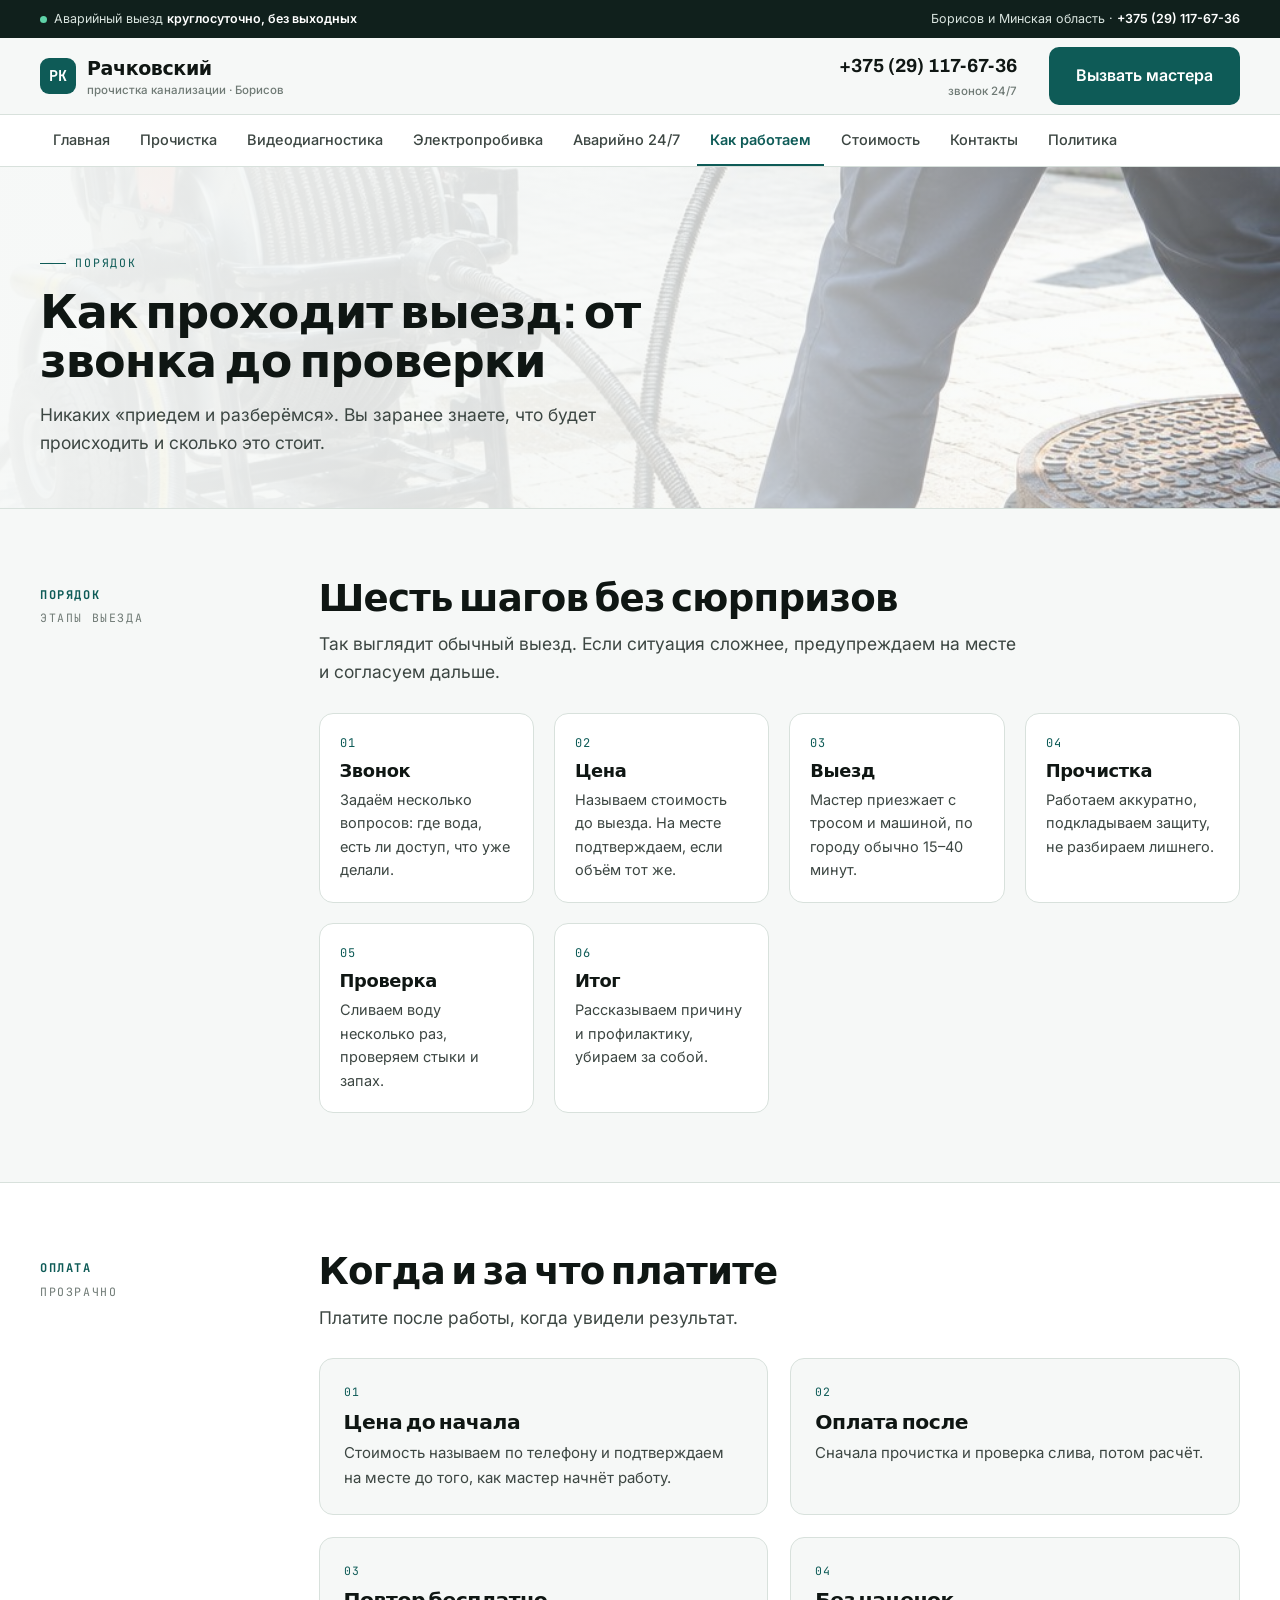
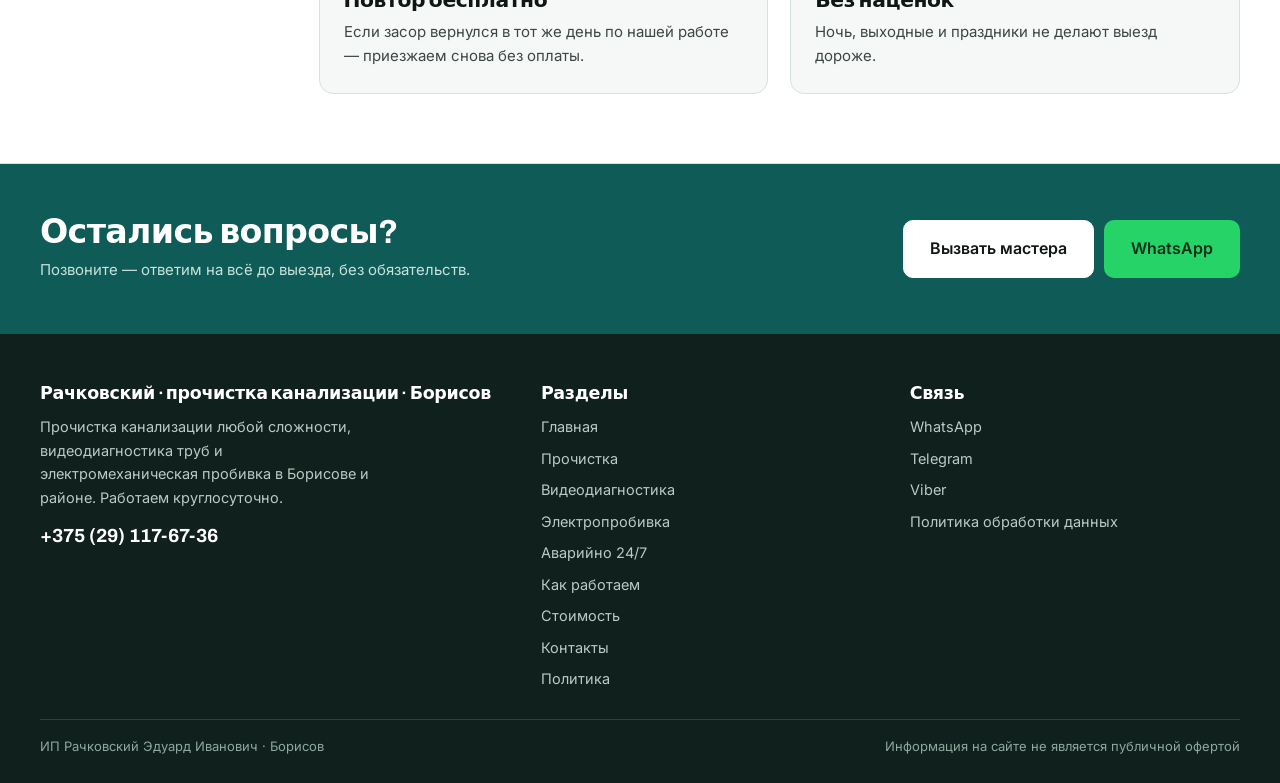
<file: process.html>
<!doctype html>
<html lang="ru">
<head>
<meta charset="utf-8">
<meta name="viewport" content="width=device-width,initial-scale=1">
<title>Как мы работаем — прочистка канализации в Борисове</title>
<meta name="description" content="Порядок работы: звонок, выезд, прочистка, проверка слива. Понятные этапы, цена до начала работ, уборка после выезда.">
<meta property="og:title" content="Как мы работаем — прочистка канализации в Борисове">
<meta property="og:description" content="Порядок работы: звонок, выезд, прочистка, проверка слива. Понятные этапы, цена до начала работ, уборка после выезда.">
<meta property="og:type" content="website">
<meta name="theme-color" content="#0E5B57">
<link rel="icon" href="data:image/svg+xml,%3Csvg xmlns='http://www.w3.org/2000/svg' viewBox='0 0 32 32'%3E%3Crect width='32' height='32' rx='7' fill='%230E5B57'/%3E%3Ccircle cx='16' cy='16' r='7' fill='none' stroke='%23fff' stroke-width='2.4'/%3E%3Ccircle cx='16' cy='16' r='2.4' fill='%23fff'/%3E%3C/svg%3E">
<style>
:root{--paper:#F6F8F7;--ink:#0F1613;--ink2:#3C4642;--muted:#6F7A75;--line:#D8E1DC;--teal:#0E5B57;--deep:#10201C}
*{box-sizing:border-box}html{font-size:17.5px;overflow-x:clip}
body{margin:0;background:var(--paper);color:var(--ink);font-family:Inter,system-ui,sans-serif;line-height:1.62;overflow-x:clip}
img{display:block;max-width:100%;height:auto}h1,h2,h3{font-family:Archivo,system-ui,sans-serif;font-weight:700;line-height:1.06;margin:0}
.wrap{width:min(1200px,100% - 40px);margin-inline:auto}
.hero{position:relative;isolation:isolate;overflow:hidden;background:#E3EAE7}
.hero__bg{position:absolute;inset:0;z-index:-2}.hero__bg img{width:100%;height:100%;object-fit:cover}
.hero::after{content:'';position:absolute;inset:0;z-index:-1;background:linear-gradient(96deg,rgba(246,248,247,.97) 0%,rgba(246,248,247,.94) 42%,rgba(246,248,247,.62) 66%,rgba(246,248,247,.14) 100%)}
.hero__in{padding:clamp(38px,5vw,74px) 0 clamp(30px,4vw,54px);max-width:640px}
h1{font-size:clamp(2.1rem,4.6vw,3.5rem)}
</style>
<link rel="stylesheet" href="assets/css/site.v1.css">
<link rel="preconnect" href="https://fonts.googleapis.com"><link rel="preconnect" href="https://fonts.gstatic.com" crossorigin><link href="https://fonts.googleapis.com/css2?family=Archivo:wght@500;600;700;800&family=Inter:wght@400;500;600&family=JetBrains+Mono:wght@400;500&display=swap" rel="stylesheet">
</head>
<body>
<div class="topline"><div class="wrap">
  <div><span class="dot"></span>Аварийный выезд <b>круглосуточно, без выходных</b></div>
  <div>Борисов и Минская область · <b>+375 (29) 117-67-36</b></div>
</div></div>
<header class="hdr"><div class="wrap">
  <a class="logo" href="index.html"><i>РК</i><span>Рачковский<small>прочистка канализации · Борисов</small></span></a>
  <a class="hdr__tel" href="tel:+375291176736">+375 (29) 117-67-36<span>звонок 24/7</span></a>
  <a class="btn btn--p" href="avariyno.html" style="margin-left:14px">Вызвать мастера</a>
  <button class="burger" id="burger" aria-label="Меню" aria-expanded="false" aria-controls="drawer"><i></i><i></i><i></i></button>
</div></header>
<nav class="strip" aria-label="Разделы сайта"><div class="wrap"><a href="index.html">Главная</a><a href="uslugi.html">Прочистка</a><a href="diagnostika.html">Видеодиагностика</a><a href="probivka.html">Электропробивка</a><a href="avariyno.html">Аварийно 24/7</a><a href="process.html" class="is-on" aria-current="page">Как работаем</a><a href="ceny.html">Стоимость</a><a href="kontakty.html">Контакты</a><a href="politika.html">Политика</a></div></nav>
<div class="drawer" id="drawer" role="dialog" aria-modal="true" aria-label="Меню сайта">
  <div class="drawer__top"><span class="logo"><i>РК</i><span>Рачковский<small>прочистка канализации · Борисов</small></span></span>
    <button class="drawer__close" id="drawerClose" aria-label="Закрыть меню">×</button></div>
  <nav><a href="index.html">Главная</a><a href="uslugi.html">Прочистка</a><a href="diagnostika.html">Видеодиагностика</a><a href="probivka.html">Электропробивка</a><a href="avariyno.html">Аварийно 24/7</a><a href="process.html">Как работаем</a><a href="ceny.html">Стоимость</a><a href="kontakty.html">Контакты</a><a href="politika.html">Политика</a></nav>
  <div class="drawer__foot">
    <a class="btn btn--p" href="tel:+375291176736">Позвонить +375 (29) 117-67-36</a>
    <a class="btn btn--w" href="https://wa.me/375291176736" target="_blank" rel="noopener">Написать в WhatsApp</a>
  </div>
</div>
<main><section class="phero">
<div class="hero__bg"><img src="assets/img/hero.jpg" alt="Мастер за работой у канализационного колодца" width="1600" height="1000"></div>
<div class="wrap"><div class="phero__in">
  <div class="kick">Порядок</div>
  <h1 style="font-size:clamp(1.9rem,3.6vw,2.9rem)">Как проходит выезд: от звонка до проверки</h1>
  <p>Никаких «приедем и разберёмся». Вы заранее знаете, что будет происходить и сколько это стоит.</p>
</div></div></section><section class="band "><div class="wrap"><div class="band__grid">
<div class="band__side"><b>Порядок</b>Этапы выезда</div>
<div><h2>Шесть шагов без сюрпризов</h2><p class="band__lead">Так выглядит обычный выезд. Если ситуация сложнее, предупреждаем на месте и согласуем дальше.</p><div class="steps"><div class="step"><div class="step__n">01</div><h3>Звонок</h3><p>Задаём несколько вопросов: где вода, есть ли доступ, что уже делали.</p></div><div class="step"><div class="step__n">02</div><h3>Цена</h3><p>Называем стоимость до выезда. На месте подтверждаем, если объём тот же.</p></div><div class="step"><div class="step__n">03</div><h3>Выезд</h3><p>Мастер приезжает с тросом и машиной, по городу обычно 15–40 минут.</p></div><div class="step"><div class="step__n">04</div><h3>Прочистка</h3><p>Работаем аккуратно, подкладываем защиту, не разбираем лишнего.</p></div><div class="step"><div class="step__n">05</div><h3>Проверка</h3><p>Сливаем воду несколько раз, проверяем стыки и запах.</p></div><div class="step"><div class="step__n">06</div><h3>Итог</h3><p>Рассказываем причину и профилактику, убираем за собой.</p></div></div></div>
</div></div></section><section class="band band--alt"><div class="wrap"><div class="band__grid">
<div class="band__side"><b>Оплата</b>Прозрачно</div>
<div><h2>Когда и за что платите</h2><p class="band__lead">Платите после работы, когда увидели результат.</p><div class="grid2"><div class="card"><div class="card__n">01</div><h3>Цена до начала</h3><p>Стоимость называем по телефону и подтверждаем на месте до того, как мастер начнёт работу.</p></div><div class="card"><div class="card__n">02</div><h3>Оплата после</h3><p>Сначала прочистка и проверка слива, потом расчёт.</p></div><div class="card"><div class="card__n">03</div><h3>Повтор бесплатно</h3><p>Если засор вернулся в тот же день по нашей работе — приезжаем снова без оплаты.</p></div><div class="card"><div class="card__n">04</div><h3>Без наценок</h3><p>Ночь, выходные и праздники не делают выезд дороже.</p></div></div></div>
</div></div></section><section class="cta"><div class="wrap"><div><h2>Остались вопросы?</h2><p>Позвоните — ответим на всё до выезда, без обязательств.</p></div>
<div style="display:flex;gap:10px;flex-wrap:wrap">
<a class="btn btn--s" href="avariyno.html">Вызвать мастера</a>
<a class="btn btn--w" href="https://wa.me/375291176736" target="_blank" rel="noopener">WhatsApp</a></div></div></section></main>
<footer class="ft"><div class="wrap">
  <div class="ft__grid">
    <div>
      <h4>Рачковский · прочистка канализации · Борисов</h4>
      <p style="max-width:38ch">Прочистка канализации любой сложности, видеодиагностика труб и электромеханическая пробивка в Борисове и районе. Работаем круглосуточно.</p>
      <p style="margin-top:12px"><a href="tel:+375291176736" style="font-family:Archivo,sans-serif;font-weight:700;font-size:19px;color:#fff">+375 (29) 117-67-36</a></p>
    </div>
    <div><h4>Разделы</h4><ul><li><a href="index.html">Главная</a></li><li><a href="uslugi.html">Прочистка</a></li><li><a href="diagnostika.html">Видеодиагностика</a></li><li><a href="probivka.html">Электропробивка</a></li><li><a href="avariyno.html">Аварийно 24/7</a></li><li><a href="process.html">Как работаем</a></li><li><a href="ceny.html">Стоимость</a></li><li><a href="kontakty.html">Контакты</a></li><li><a href="politika.html">Политика</a></li></ul></div>
    <div><h4>Связь</h4><ul>
      <li><a href="https://wa.me/375291176736" target="_blank" rel="noopener">WhatsApp</a></li>
      <li><a href="https://t.me/+375291176736" target="_blank" rel="noopener">Telegram</a></li>
      <li><a href="viber://chat?number=%2B375291176736">Viber</a></li>
      <li><a href="politika.html">Политика обработки данных</a></li>
    </ul></div>
  </div>
  <div class="ft__bot"><span>ИП Рачковский Эдуард Иванович · Борисов</span><span>Информация на сайте не является публичной офертой</span></div>
</div></footer>
<div class="mbar">
  <a href="tel:+375291176736"><b>Позвонить</b></a>
  <a href="https://wa.me/375291176736" target="_blank" rel="noopener"><b>WhatsApp</b></a>
  <a href="viber://chat?number=%2B375291176736"><b>Viber</b></a>
  <a href="https://t.me/+375291176736" target="_blank" rel="noopener"><b>Telegram</b></a>
</div>
<script src="assets/js/main.v1.js" defer></script>
</body></html>
</file>
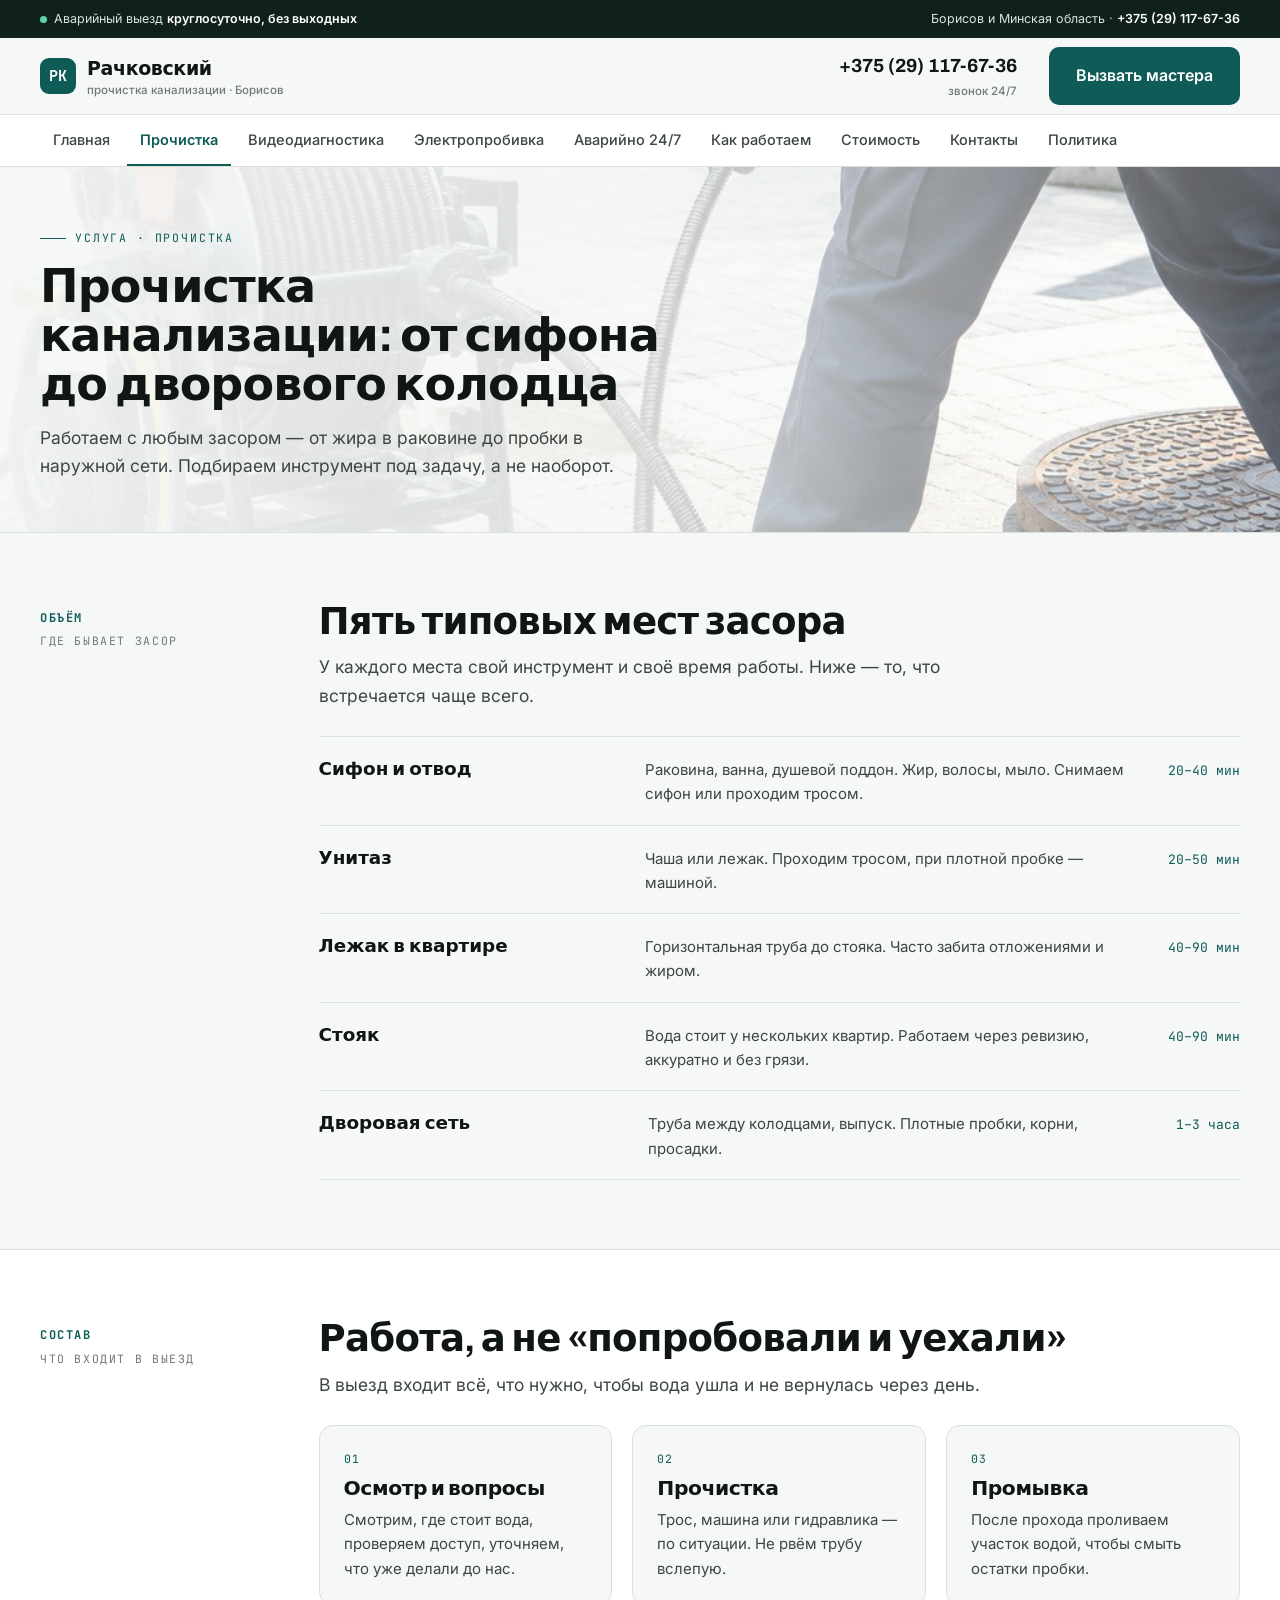
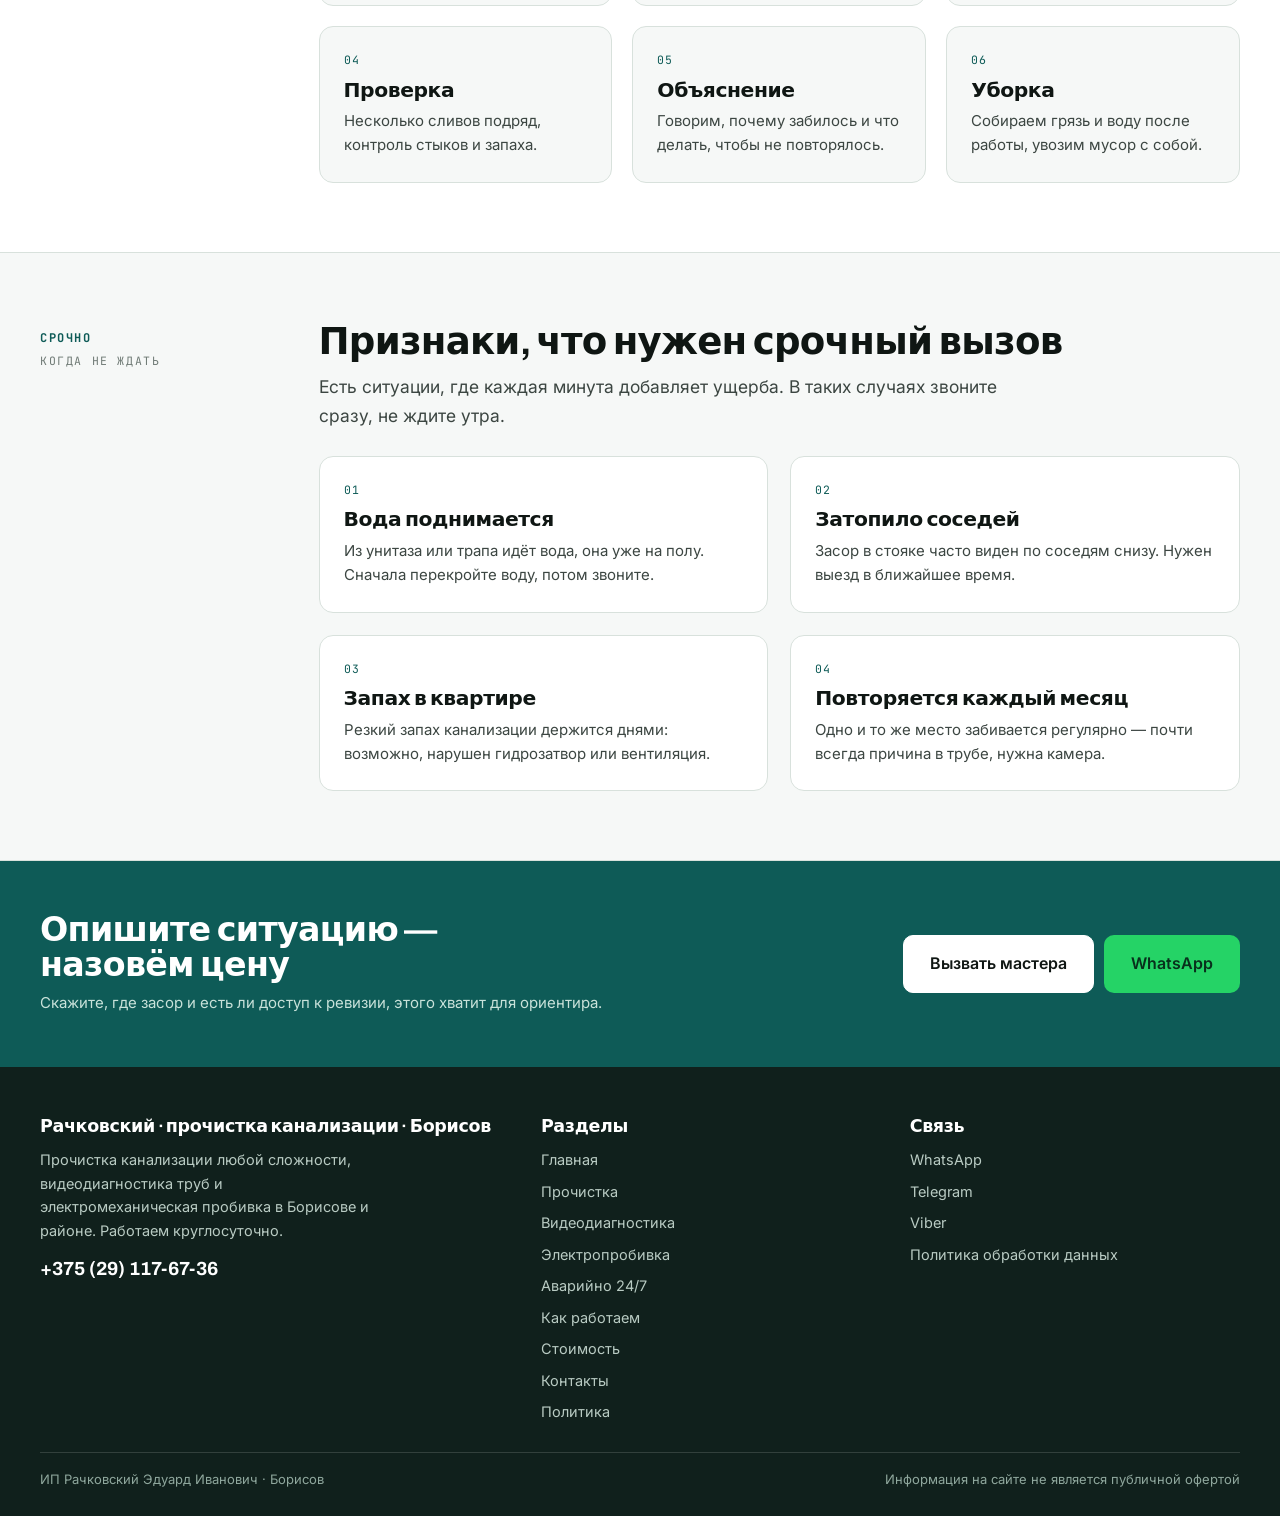
<file: uslugi.html>
<!doctype html>
<html lang="ru">
<head>
<meta charset="utf-8">
<meta name="viewport" content="width=device-width,initial-scale=1">
<title>Прочистка канализации любой сложности в Борисове — цены и порядок</title>
<meta name="description" content="Прочистка канализации в квартире, частном доме и во дворе: сифон, лежак, стояк, наружные сети. Борисов, круглосуточно.">
<meta property="og:title" content="Прочистка канализации любой сложности в Борисове — цены и порядок">
<meta property="og:description" content="Прочистка канализации в квартире, частном доме и во дворе: сифон, лежак, стояк, наружные сети. Борисов, круглосуточно.">
<meta property="og:type" content="website">
<meta name="theme-color" content="#0E5B57">
<link rel="icon" href="data:image/svg+xml,%3Csvg xmlns='http://www.w3.org/2000/svg' viewBox='0 0 32 32'%3E%3Crect width='32' height='32' rx='7' fill='%230E5B57'/%3E%3Ccircle cx='16' cy='16' r='7' fill='none' stroke='%23fff' stroke-width='2.4'/%3E%3Ccircle cx='16' cy='16' r='2.4' fill='%23fff'/%3E%3C/svg%3E">
<style>
:root{--paper:#F6F8F7;--ink:#0F1613;--ink2:#3C4642;--muted:#6F7A75;--line:#D8E1DC;--teal:#0E5B57;--deep:#10201C}
*{box-sizing:border-box}html{font-size:17.5px;overflow-x:clip}
body{margin:0;background:var(--paper);color:var(--ink);font-family:Inter,system-ui,sans-serif;line-height:1.62;overflow-x:clip}
img{display:block;max-width:100%;height:auto}h1,h2,h3{font-family:Archivo,system-ui,sans-serif;font-weight:700;line-height:1.06;margin:0}
.wrap{width:min(1200px,100% - 40px);margin-inline:auto}
.hero{position:relative;isolation:isolate;overflow:hidden;background:#E3EAE7}
.hero__bg{position:absolute;inset:0;z-index:-2}.hero__bg img{width:100%;height:100%;object-fit:cover}
.hero::after{content:'';position:absolute;inset:0;z-index:-1;background:linear-gradient(96deg,rgba(246,248,247,.97) 0%,rgba(246,248,247,.94) 42%,rgba(246,248,247,.62) 66%,rgba(246,248,247,.14) 100%)}
.hero__in{padding:clamp(38px,5vw,74px) 0 clamp(30px,4vw,54px);max-width:640px}
h1{font-size:clamp(2.1rem,4.6vw,3.5rem)}
</style>
<link rel="stylesheet" href="assets/css/site.v1.css">
<link rel="preconnect" href="https://fonts.googleapis.com"><link rel="preconnect" href="https://fonts.gstatic.com" crossorigin><link href="https://fonts.googleapis.com/css2?family=Archivo:wght@500;600;700;800&family=Inter:wght@400;500;600&family=JetBrains+Mono:wght@400;500&display=swap" rel="stylesheet">
</head>
<body>
<div class="topline"><div class="wrap">
  <div><span class="dot"></span>Аварийный выезд <b>круглосуточно, без выходных</b></div>
  <div>Борисов и Минская область · <b>+375 (29) 117-67-36</b></div>
</div></div>
<header class="hdr"><div class="wrap">
  <a class="logo" href="index.html"><i>РК</i><span>Рачковский<small>прочистка канализации · Борисов</small></span></a>
  <a class="hdr__tel" href="tel:+375291176736">+375 (29) 117-67-36<span>звонок 24/7</span></a>
  <a class="btn btn--p" href="avariyno.html" style="margin-left:14px">Вызвать мастера</a>
  <button class="burger" id="burger" aria-label="Меню" aria-expanded="false" aria-controls="drawer"><i></i><i></i><i></i></button>
</div></header>
<nav class="strip" aria-label="Разделы сайта"><div class="wrap"><a href="index.html">Главная</a><a href="uslugi.html" class="is-on" aria-current="page">Прочистка</a><a href="diagnostika.html">Видеодиагностика</a><a href="probivka.html">Электропробивка</a><a href="avariyno.html">Аварийно 24/7</a><a href="process.html">Как работаем</a><a href="ceny.html">Стоимость</a><a href="kontakty.html">Контакты</a><a href="politika.html">Политика</a></div></nav>
<div class="drawer" id="drawer" role="dialog" aria-modal="true" aria-label="Меню сайта">
  <div class="drawer__top"><span class="logo"><i>РК</i><span>Рачковский<small>прочистка канализации · Борисов</small></span></span>
    <button class="drawer__close" id="drawerClose" aria-label="Закрыть меню">×</button></div>
  <nav><a href="index.html">Главная</a><a href="uslugi.html">Прочистка</a><a href="diagnostika.html">Видеодиагностика</a><a href="probivka.html">Электропробивка</a><a href="avariyno.html">Аварийно 24/7</a><a href="process.html">Как работаем</a><a href="ceny.html">Стоимость</a><a href="kontakty.html">Контакты</a><a href="politika.html">Политика</a></nav>
  <div class="drawer__foot">
    <a class="btn btn--p" href="tel:+375291176736">Позвонить +375 (29) 117-67-36</a>
    <a class="btn btn--w" href="https://wa.me/375291176736" target="_blank" rel="noopener">Написать в WhatsApp</a>
  </div>
</div>
<main><section class="phero">
<div class="hero__bg"><img src="assets/img/hero.jpg" alt="Прочистка канализационной трубы тросом" width="1600" height="1000"></div>
<div class="wrap"><div class="phero__in">
  <div class="kick">Услуга · прочистка</div>
  <h1 style="font-size:clamp(1.9rem,3.6vw,2.9rem)">Прочистка канализации: от сифона до дворового колодца</h1>
  <p>Работаем с любым засором — от жира в раковине до пробки в наружной сети. Подбираем инструмент под задачу, а не наоборот.</p>
</div></div></section><section class="band "><div class="wrap"><div class="band__grid">
<div class="band__side"><b>Объём</b>Где бывает засор</div>
<div><h2>Пять типовых мест засора</h2><p class="band__lead">У каждого места свой инструмент и своё время работы. Ниже — то, что встречается чаще всего.</p><div class="rows"><div class="row"><b>Сифон и отвод</b><p>Раковина, ванна, душевой поддон. Жир, волосы, мыло. Снимаем сифон или проходим тросом.</p><em>20–40 мин</em></div><div class="row"><b>Унитаз</b><p>Чаша или лежак. Проходим тросом, при плотной пробке — машиной.</p><em>20–50 мин</em></div><div class="row"><b>Лежак в квартире</b><p>Горизонтальная труба до стояка. Часто забита отложениями и жиром.</p><em>40–90 мин</em></div><div class="row"><b>Стояк</b><p>Вода стоит у нескольких квартир. Работаем через ревизию, аккуратно и без грязи.</p><em>40–90 мин</em></div><div class="row"><b>Дворовая сеть</b><p>Труба между колодцами, выпуск. Плотные пробки, корни, просадки.</p><em>1–3 часа</em></div></div></div>
</div></div></section><section class="band band--alt"><div class="wrap"><div class="band__grid">
<div class="band__side"><b>Состав</b>Что входит в выезд</div>
<div><h2>Работа, а не «попробовали и уехали»</h2><p class="band__lead">В выезд входит всё, что нужно, чтобы вода ушла и не вернулась через день.</p><div class="grid3"><div class="card"><div class="card__n">01</div><h3>Осмотр и вопросы</h3><p>Смотрим, где стоит вода, проверяем доступ, уточняем, что уже делали до нас.</p></div><div class="card"><div class="card__n">02</div><h3>Прочистка</h3><p>Трос, машина или гидравлика — по ситуации. Не рвём трубу вслепую.</p></div><div class="card"><div class="card__n">03</div><h3>Промывка</h3><p>После прохода проливаем участок водой, чтобы смыть остатки пробки.</p></div><div class="card"><div class="card__n">04</div><h3>Проверка</h3><p>Несколько сливов подряд, контроль стыков и запаха.</p></div><div class="card"><div class="card__n">05</div><h3>Объяснение</h3><p>Говорим, почему забилось и что делать, чтобы не повторялось.</p></div><div class="card"><div class="card__n">06</div><h3>Уборка</h3><p>Собираем грязь и воду после работы, увозим мусор с собой.</p></div></div></div>
</div></div></section><section class="band "><div class="wrap"><div class="band__grid">
<div class="band__side"><b>Срочно</b>Когда не ждать</div>
<div><h2>Признаки, что нужен срочный вызов</h2><p class="band__lead">Есть ситуации, где каждая минута добавляет ущерба. В таких случаях звоните сразу, не ждите утра.</p><div class="grid2"><div class="card"><div class="card__n">01</div><h3>Вода поднимается</h3><p>Из унитаза или трапа идёт вода, она уже на полу. Сначала перекройте воду, потом звоните.</p></div><div class="card"><div class="card__n">02</div><h3>Затопило соседей</h3><p>Засор в стояке часто виден по соседям снизу. Нужен выезд в ближайшее время.</p></div><div class="card"><div class="card__n">03</div><h3>Запах в квартире</h3><p>Резкий запах канализации держится днями: возможно, нарушен гидрозатвор или вентиляция.</p></div><div class="card"><div class="card__n">04</div><h3>Повторяется каждый месяц</h3><p>Одно и то же место забивается регулярно — почти всегда причина в трубе, нужна камера.</p></div></div></div>
</div></div></section><section class="cta"><div class="wrap"><div><h2>Опишите ситуацию — назовём цену</h2><p>Скажите, где засор и есть ли доступ к ревизии, этого хватит для ориентира.</p></div>
<div style="display:flex;gap:10px;flex-wrap:wrap">
<a class="btn btn--s" href="avariyno.html">Вызвать мастера</a>
<a class="btn btn--w" href="https://wa.me/375291176736" target="_blank" rel="noopener">WhatsApp</a></div></div></section></main>
<footer class="ft"><div class="wrap">
  <div class="ft__grid">
    <div>
      <h4>Рачковский · прочистка канализации · Борисов</h4>
      <p style="max-width:38ch">Прочистка канализации любой сложности, видеодиагностика труб и электромеханическая пробивка в Борисове и районе. Работаем круглосуточно.</p>
      <p style="margin-top:12px"><a href="tel:+375291176736" style="font-family:Archivo,sans-serif;font-weight:700;font-size:19px;color:#fff">+375 (29) 117-67-36</a></p>
    </div>
    <div><h4>Разделы</h4><ul><li><a href="index.html">Главная</a></li><li><a href="uslugi.html">Прочистка</a></li><li><a href="diagnostika.html">Видеодиагностика</a></li><li><a href="probivka.html">Электропробивка</a></li><li><a href="avariyno.html">Аварийно 24/7</a></li><li><a href="process.html">Как работаем</a></li><li><a href="ceny.html">Стоимость</a></li><li><a href="kontakty.html">Контакты</a></li><li><a href="politika.html">Политика</a></li></ul></div>
    <div><h4>Связь</h4><ul>
      <li><a href="https://wa.me/375291176736" target="_blank" rel="noopener">WhatsApp</a></li>
      <li><a href="https://t.me/+375291176736" target="_blank" rel="noopener">Telegram</a></li>
      <li><a href="viber://chat?number=%2B375291176736">Viber</a></li>
      <li><a href="politika.html">Политика обработки данных</a></li>
    </ul></div>
  </div>
  <div class="ft__bot"><span>ИП Рачковский Эдуард Иванович · Борисов</span><span>Информация на сайте не является публичной офертой</span></div>
</div></footer>
<div class="mbar">
  <a href="tel:+375291176736"><b>Позвонить</b></a>
  <a href="https://wa.me/375291176736" target="_blank" rel="noopener"><b>WhatsApp</b></a>
  <a href="viber://chat?number=%2B375291176736"><b>Viber</b></a>
  <a href="https://t.me/+375291176736" target="_blank" rel="noopener"><b>Telegram</b></a>
</div>
<script src="assets/js/main.v1.js" defer></script>
</body></html>
</file>
<file: assets/css/site.v1.css>
:root{--paper:#F6F8F7;--paper2:#E8EEEB;--white:#FFFFFF;--ink:#0F1613;--ink2:#3C4642;--muted:#6F7A75;
--line:#D8E1DC;--line2:#BECBC4;--teal:#0E5B57;--teal-d:#093E3B;--teal-l:#DFEDE9;--sig:#B4530F;--deep:#10201C;
--d:'Archivo',system-ui,sans-serif;--b:'Inter',system-ui,sans-serif;--m:'JetBrains Mono',ui-monospace,monospace}
*{box-sizing:border-box}
html{font-size:17.5px;scroll-behavior:smooth;overflow-x:clip;-webkit-text-size-adjust:100%}
body{margin:0;background:var(--paper);color:var(--ink);font-family:var(--b);line-height:1.62;overflow-x:clip}
img{display:block;max-width:100%;height:auto}
a{color:inherit;text-decoration:none}
h1,h2,h3,h4{margin:0;font-family:var(--d);font-weight:700;letter-spacing:-.02em;line-height:1.06}
p{margin:0}
.wrap{width:min(1200px,100% - 40px);margin-inline:auto}
.topline{background:var(--deep);color:#D9E4DF;font-size:12.5px}
.topline .wrap{display:flex;gap:18px;align-items:center;justify-content:space-between;min-height:38px;flex-wrap:wrap}
.topline b{color:#fff;font-weight:600}
.topline .dot{width:7px;height:7px;border-radius:50%;background:#5FD3A8;display:inline-block;margin-right:7px}
.hdr{position:sticky;top:0;z-index:60;background:rgba(246,248,247,.94);backdrop-filter:blur(10px);border-bottom:1px solid var(--line)}
.hdr .wrap{display:flex;align-items:center;gap:18px;min-height:76px}
.logo{display:flex;align-items:center;gap:11px;font-family:var(--d);font-weight:700;font-size:19px;letter-spacing:-.02em}
.logo i{width:36px;height:36px;border-radius:9px;background:var(--teal);color:#fff;display:grid;place-items:center;font-style:normal;font-size:15px;font-family:var(--m);letter-spacing:0}
.logo small{display:block;font-family:var(--b);font-weight:500;font-size:11.5px;color:var(--muted);letter-spacing:0;line-height:1.2}
.hdr__tel{margin-left:auto;font-family:var(--d);font-weight:700;font-size:19px;white-space:nowrap}
.hdr__tel span{display:block;font-family:var(--b);font-weight:500;font-size:11.5px;color:var(--muted);text-align:right}
.strip{background:var(--white);border-bottom:1px solid var(--line);position:relative;z-index:55}
.strip .wrap{display:flex;gap:4px;overflow-x:auto;scrollbar-width:none}
.strip .wrap::-webkit-scrollbar{display:none}
.strip a{padding:13px 13px;font-size:14.5px;color:var(--ink2);white-space:nowrap;border-bottom:2px solid transparent;font-weight:500}
.strip a:hover{color:var(--teal)}
.strip a.is-on{color:var(--teal);border-bottom-color:var(--teal);font-weight:600}
.btn{display:inline-flex;align-items:center;justify-content:center;gap:9px;padding:15px 26px;border-radius:10px;font-family:var(--b);font-weight:600;font-size:16px;border:1px solid transparent;cursor:pointer;transition:.18s}
.btn--p{background:var(--teal);color:#fff}
.btn--p:hover{background:var(--teal-d)}
.btn--s{background:var(--white);color:var(--ink);border-color:var(--line2)}
.btn--s:hover{border-color:var(--teal);color:var(--teal)}
.btn--w{background:#25D366;color:#08301C}
.burger{display:none;margin-left:auto;width:46px;height:46px;border:1px solid var(--line2);border-radius:10px;background:var(--white);align-items:center;justify-content:center;flex-direction:column;gap:5px;cursor:pointer}
.burger i{display:block;width:20px;height:2px;background:var(--ink)}
.drawer{position:fixed;inset:0;z-index:90;background:var(--paper);display:none;flex-direction:column;padding:18px}
.drawer.is-open{display:flex}
.drawer__top{display:flex;align-items:center;justify-content:space-between;margin-bottom:18px}
.drawer__close{width:46px;height:46px;border:1px solid var(--line2);border-radius:10px;background:#fff;font-size:22px;line-height:1;cursor:pointer}
.drawer nav{display:flex;flex-direction:column;gap:2px;overflow-y:auto}
.drawer nav a{padding:14px 4px;border-bottom:1px solid var(--line);font-size:20px;font-family:var(--d);font-weight:600}
.drawer__foot{margin-top:auto;padding-top:16px;display:grid;gap:9px}
body.no-scroll{overflow:hidden}
/* герой */
.hero{position:relative;isolation:isolate;overflow:hidden;background:#E3EAE7;border-bottom:1px solid var(--line)}
.hero__bg{position:absolute;inset:0;z-index:-2}
.hero__bg img{width:100%;height:100%;object-fit:cover}
.hero::after{content:'';position:absolute;inset:0;z-index:-1;background:linear-gradient(96deg,rgba(246,248,247,.97) 0%,rgba(246,248,247,.94) 42%,rgba(246,248,247,.62) 66%,rgba(246,248,247,.14) 100%)}
.hero__in{padding:clamp(38px,5vw,74px) 0 clamp(30px,4vw,54px);max-width:640px}
.kick{display:inline-flex;align-items:center;gap:9px;font-family:var(--m);font-size:11.5px;letter-spacing:.16em;text-transform:uppercase;color:var(--teal);margin-bottom:16px}
.kick::before{content:'';width:26px;height:1px;background:var(--teal)}
h1{font-size:clamp(2.1rem,4.6vw,3.5rem)}
.hero__lead{margin-top:18px;font-size:clamp(1rem,1.25vw,1.14rem);color:var(--ink2);max-width:52ch}
.hero__acts{display:flex;gap:11px;flex-wrap:wrap;margin-top:26px}
.hero__figs{display:grid;grid-template-columns:repeat(4,1fr);gap:1px;margin-top:32px;background:var(--line);border:1px solid var(--line);border-radius:12px;overflow:hidden}
.hero__figs div{background:rgba(255,255,255,.82);padding:14px 15px}
.hero__figs b{display:block;font-family:var(--d);font-size:23px;line-height:1.1}
.hero__figs span{font-size:12.5px;color:var(--muted);display:block;margin-top:3px}
/* короткий герой */
.phero{position:relative;isolation:isolate;min-height:clamp(300px,38vh,420px);display:flex;align-items:flex-end;overflow:hidden;border-bottom:1px solid var(--line);background:#E3EAE7}
.phero .hero__bg{z-index:-2}
.phero::after{content:'';position:absolute;inset:0;z-index:-1;background:linear-gradient(90deg,rgba(246,248,247,.96) 0%,rgba(246,248,247,.88) 46%,rgba(246,248,247,.3) 100%)}
.phero__in{padding:clamp(30px,4vw,52px) 0;max-width:620px}
.phero p{margin-top:14px;color:var(--ink2);max-width:54ch}
/* секции */
.band{padding:clamp(44px,5.4vw,78px) 0;border-bottom:1px solid var(--line)}
.band--alt{background:var(--white)}
.band__grid{display:grid;grid-template-columns:minmax(0,235px) minmax(0,1fr);gap:clamp(18px,3.4vw,52px);align-items:start}
.band__side{font-family:var(--m);font-size:11.5px;letter-spacing:.14em;text-transform:uppercase;color:var(--muted);padding-top:7px}
.band__side b{display:block;color:var(--teal);font-size:12px;margin-bottom:4px}
.band h2{font-size:clamp(1.55rem,2.9vw,2.35rem);margin-bottom:12px}
.band__lead{color:var(--ink2);max-width:64ch;margin-bottom:26px}
.note{margin-top:18px;padding:14px 16px;border-left:3px solid var(--teal);background:var(--teal-l);font-size:14.5px;color:var(--teal-d);border-radius:0 8px 8px 0}
/* сетки */
.grid2{display:grid;grid-template-columns:repeat(2,minmax(0,1fr));gap:clamp(14px,2vw,22px)}
.grid3{display:grid;grid-template-columns:repeat(3,minmax(0,1fr));gap:clamp(13px,1.8vw,20px)}
.card{background:var(--white);border:1px solid var(--line);border-radius:14px;padding:clamp(18px,2vw,24px)}
.card h3{font-size:1.16rem;margin-bottom:8px}
.card p{color:var(--ink2);font-size:15px}
.card__n{font-family:var(--m);font-size:11.5px;color:var(--teal);letter-spacing:.1em;margin-bottom:10px}
.band--alt .card{background:var(--paper)}
/* строки */
.rows{border-top:1px solid var(--line)}
.row{display:grid;grid-template-columns:minmax(0,.9fr) minmax(0,1.5fr) auto;gap:clamp(12px,2.4vw,30px);padding:18px 0;border-bottom:1px solid var(--line);align-items:baseline}
.row b{font-family:var(--d);font-size:1.05rem}
.row p{color:var(--ink2);font-size:15px}
.row em{font-family:var(--m);font-size:13px;color:var(--teal);font-style:normal;white-space:nowrap}
/* шаги */
.steps{display:grid;grid-template-columns:repeat(4,minmax(0,1fr));gap:clamp(12px,1.8vw,20px);counter-reset:s}
.step{background:var(--white);border:1px solid var(--line);border-radius:14px;padding:20px}
.band--alt .step{background:var(--paper)}
.step__n{font-family:var(--m);font-size:12px;color:var(--teal);letter-spacing:.1em}
.step h3{font-size:1.02rem;margin:9px 0 7px}
.step p{font-size:14.5px;color:var(--ink2)}
/* подбор ситуации */
.sel{display:grid;grid-template-columns:minmax(0,1fr) minmax(0,.95fr);gap:clamp(14px,2vw,24px);align-items:start}
.sel__list{display:grid;gap:8px}
.sel__list button{text-align:left;background:var(--white);border:1px solid var(--line);border-radius:11px;padding:14px 16px;font:inherit;font-size:15.5px;color:var(--ink);cursor:pointer;display:flex;align-items:center;gap:12px;transition:.15s}
.sel__list button:hover{border-color:var(--teal)}
.sel__list button.is-on{border-color:var(--teal);background:var(--teal-l);color:var(--teal-d);font-weight:600}
.sel__list button i{width:26px;height:26px;border-radius:50%;border:1px solid var(--line2);display:grid;place-items:center;font-family:var(--m);font-size:11px;font-style:normal;flex:none;background:#fff}
.sel__list button.is-on i{background:var(--teal);border-color:var(--teal);color:#fff}
.sel__out{background:var(--deep);color:#E6EFEA;border-radius:16px;padding:clamp(20px,2.4vw,28px);position:sticky;top:96px}
.sel__out h3{font-size:1.3rem;color:#fff;margin-bottom:6px}
.sel__out .tagline{font-family:var(--m);font-size:11.5px;letter-spacing:.12em;text-transform:uppercase;color:#7FD3B4;margin-bottom:14px}
.sel__kv{display:grid;gap:1px;background:rgba(255,255,255,.14);border-radius:10px;overflow:hidden;margin:16px 0}
.sel__kv div{background:rgba(255,255,255,.04);padding:11px 13px;display:flex;justify-content:space-between;gap:12px;font-size:14.5px}
.sel__kv span{color:#A9C2B8}
.sel__kv b{color:#fff;font-weight:600;text-align:right}
.sel__out ul{margin:0;padding-left:18px;font-size:14.5px;color:#CFE0D8;display:grid;gap:6px}
.sel__out .btn{margin-top:18px;width:100%}
/* галерея/фото-блок */
.split{display:grid;grid-template-columns:minmax(0,1fr) minmax(0,1fr);gap:clamp(16px,2.6vw,34px);align-items:center}
.split figure{margin:0;border-radius:16px;overflow:hidden;border:1px solid var(--line)}
.split figcaption{font-size:13px;color:var(--muted);padding:10px 12px;background:var(--white);border-top:1px solid var(--line)}
/* FAQ */
.faq{border-top:1px solid var(--line)}
.faq__i{border-bottom:1px solid var(--line)}
.faq__q{width:100%;text-align:left;background:none;border:0;padding:18px 34px 18px 0;font:inherit;font-family:var(--d);font-weight:600;font-size:1.04rem;cursor:pointer;position:relative}
.faq__q::after{content:'+';position:absolute;right:4px;top:50%;transform:translateY(-50%);font-family:var(--m);font-size:20px;color:var(--teal)}
.faq__q[aria-expanded="true"]::after{content:'−'}
.faq__a{max-height:0;overflow:hidden;transition:max-height .25s;color:var(--ink2);font-size:15px}
.faq__a p{padding:0 34px 18px 0}
/* форма */
.form{display:grid;gap:12px;max-width:560px}
.form input,.form textarea{width:100%;padding:14px 15px;border:1px solid var(--line2);border-radius:10px;font:inherit;font-size:15.5px;background:var(--white);color:var(--ink)}
.form input:focus,.form textarea:focus{outline:2px solid var(--teal);outline-offset:1px;border-color:var(--teal)}
.form textarea{min-height:96px;resize:vertical}
.form .msg{font-size:14px;color:var(--teal-d)}
/* CTA */
.cta{background:var(--teal);color:#fff;padding:clamp(30px,4vw,52px) 0}
.cta .wrap{display:flex;align-items:center;justify-content:space-between;gap:24px;flex-wrap:wrap}
.cta h2{font-size:clamp(1.4rem,2.6vw,2.1rem);color:#fff;max-width:24ch}
.cta p{color:#C9E2DA;margin-top:8px;font-size:15px}
.cta .btn--s{background:#fff;border-color:#fff}
/* подвал */
.ft{background:var(--deep);color:#B9CBC3;padding:clamp(32px,4vw,54px) 0 26px;font-size:14.5px}
.ft a:hover{color:#fff}
.ft__grid{display:grid;grid-template-columns:1.4fr 1fr 1fr;gap:clamp(18px,3vw,40px)}
.ft h4{color:#fff;font-family:var(--d);font-size:1rem;margin-bottom:12px}
.ft ul{list-style:none;margin:0;padding:0;display:grid;gap:8px}
.ft__bot{border-top:1px solid rgba(255,255,255,.14);margin-top:28px;padding-top:16px;display:flex;justify-content:space-between;gap:14px;flex-wrap:wrap;font-size:13px;color:#8FA79D}
/* мобильная полоса */
.mbar{position:fixed;left:0;right:0;bottom:0;z-index:70;display:none;grid-template-columns:repeat(4,1fr);background:#fff;border-top:1px solid var(--line);padding:7px 7px calc(7px + env(safe-area-inset-bottom))}
.mbar a{display:grid;place-items:center;gap:3px;padding:8px 2px;font-size:11.5px;color:var(--ink2);border-radius:9px}
.mbar a b{font-family:var(--d);font-size:11.5px;font-weight:600}
.mbar a:nth-child(1){background:var(--teal);color:#fff}
@media(max-width:980px){
 .hero__figs{grid-template-columns:repeat(2,1fr)}
 .band__grid{grid-template-columns:minmax(0,1fr)}
 .grid3{grid-template-columns:repeat(2,minmax(0,1fr))}
 .steps{grid-template-columns:repeat(2,minmax(0,1fr))}
 .sel,.split{grid-template-columns:minmax(0,1fr)}
 .sel__out{position:static}
 .ft__grid{grid-template-columns:1fr 1fr}
 .strip{display:none}
 .burger{display:flex}
 .hdr__tel{display:none}
}
@media(max-width:620px){
 .grid2,.grid3,.steps{grid-template-columns:minmax(0,1fr)}
 .row{grid-template-columns:minmax(0,1fr);gap:4px}
 .row em{margin-top:2px}
 .ft__grid{grid-template-columns:1fr}
 .mbar{display:grid}
 body{padding-bottom:66px}
 .hero__in{padding-top:30px}
 .hero::after{background:linear-gradient(180deg,rgba(246,248,247,.985) 0%,rgba(246,248,247,.95) 44%,rgba(246,248,247,.7) 72%,rgba(246,248,247,.24) 100%)}
 .phero::after{background:linear-gradient(180deg,rgba(246,248,247,.97) 0%,rgba(246,248,247,.9) 60%,rgba(246,248,247,.45) 100%)}
}
@media(prefers-reduced-motion:reduce){html{scroll-behavior:auto}*{transition:none!important;animation:none!important}}
</file>
